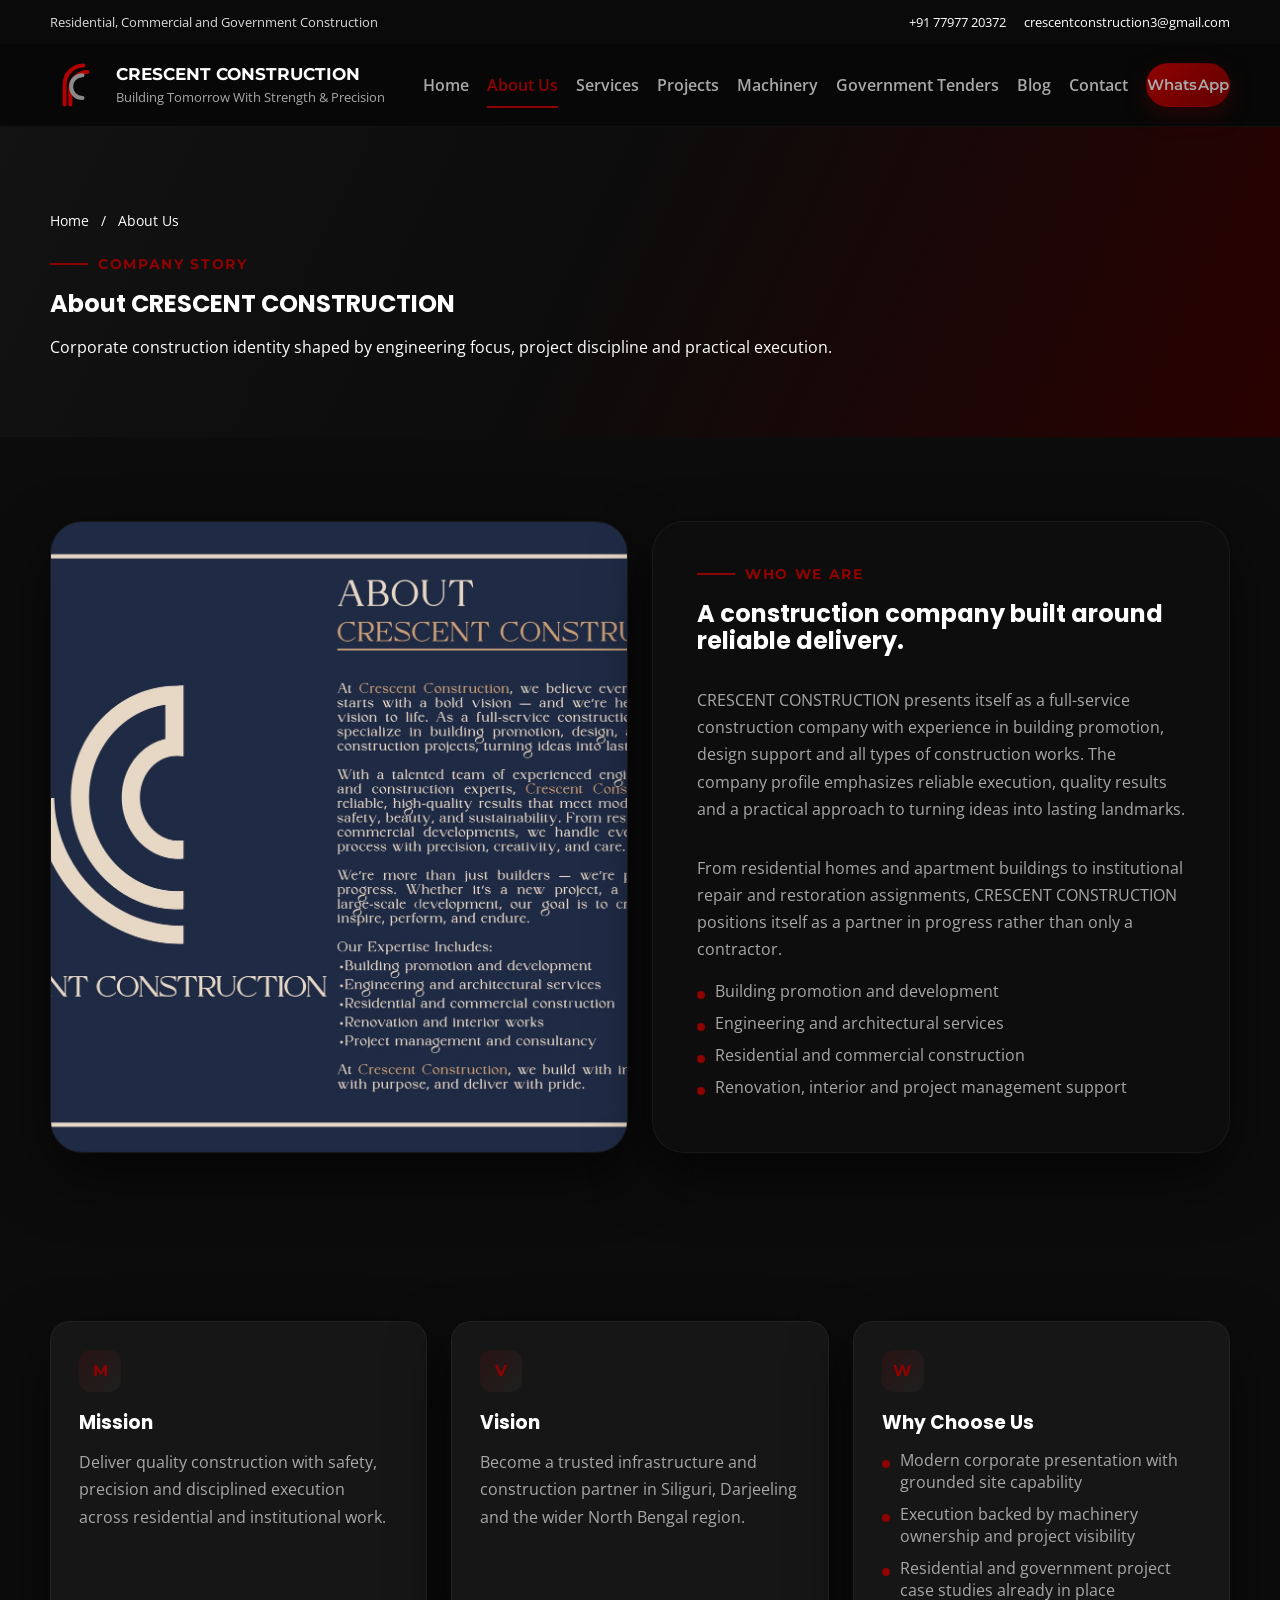
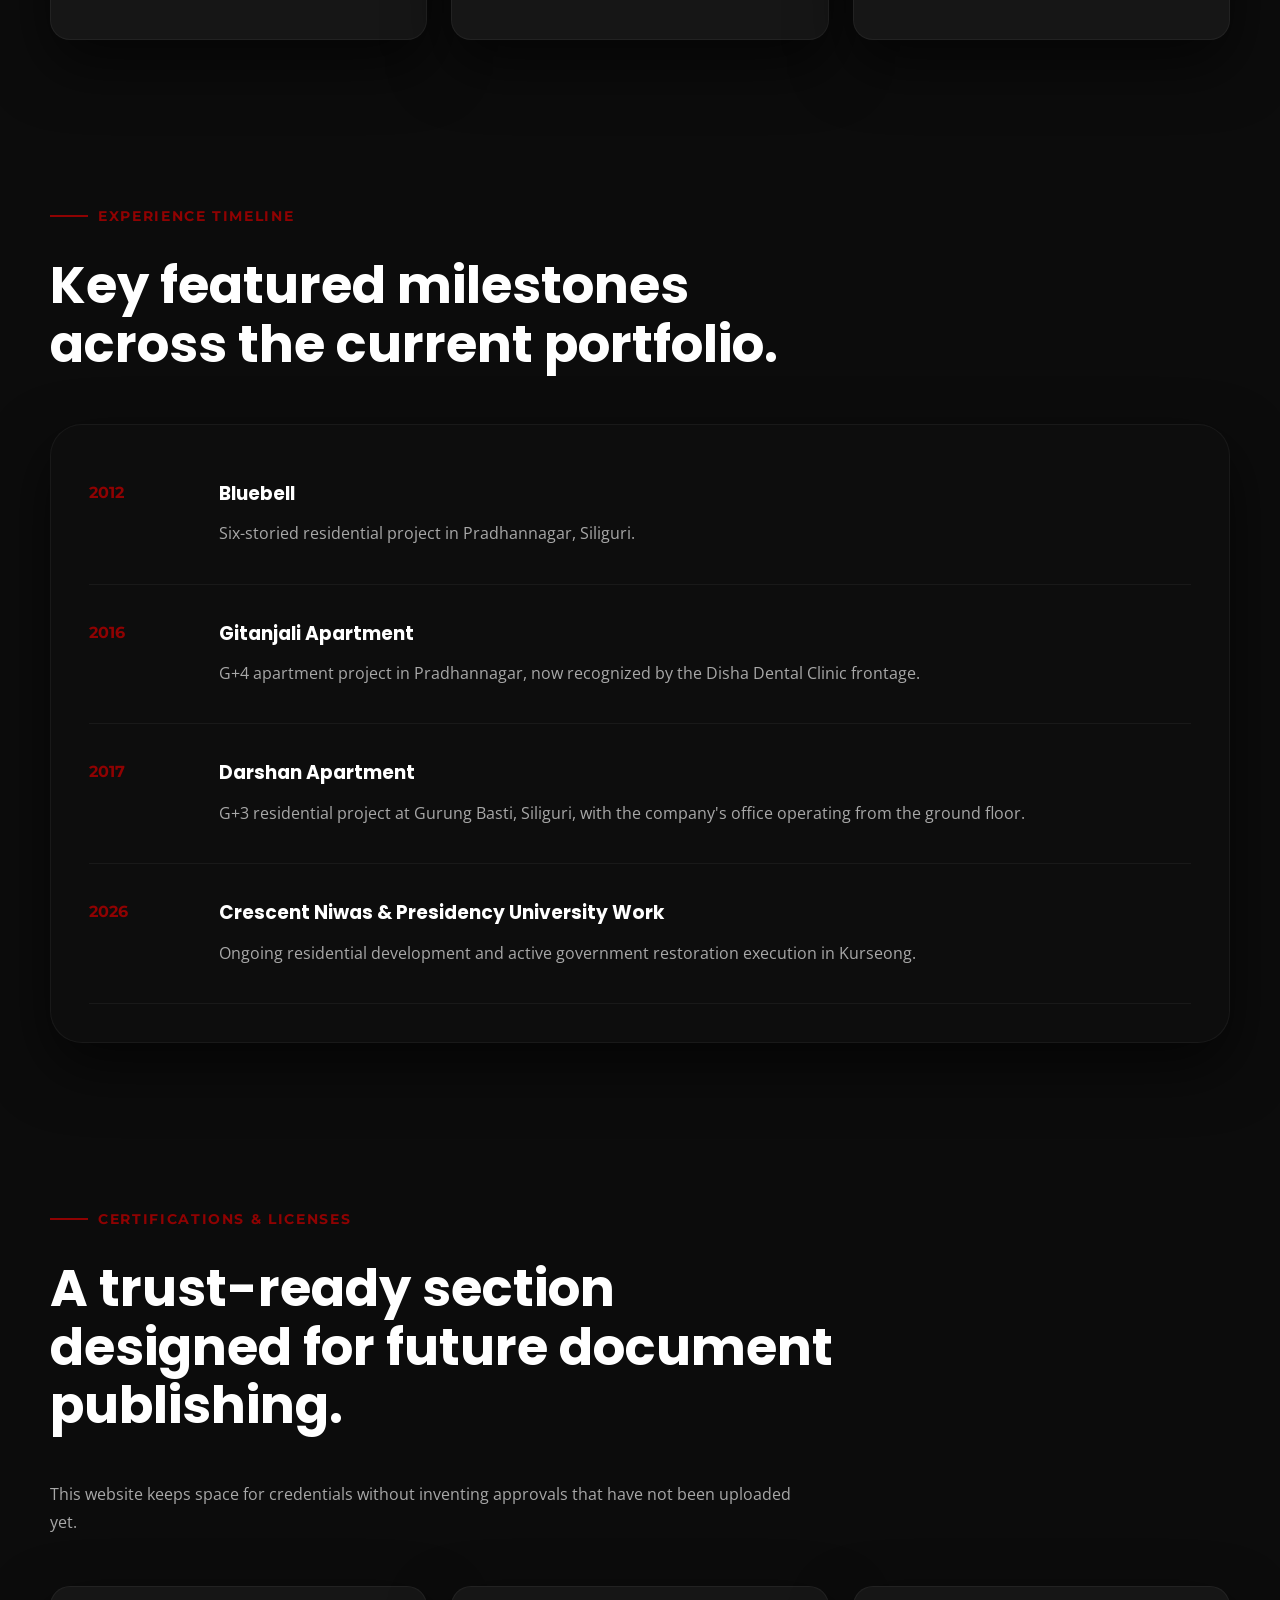
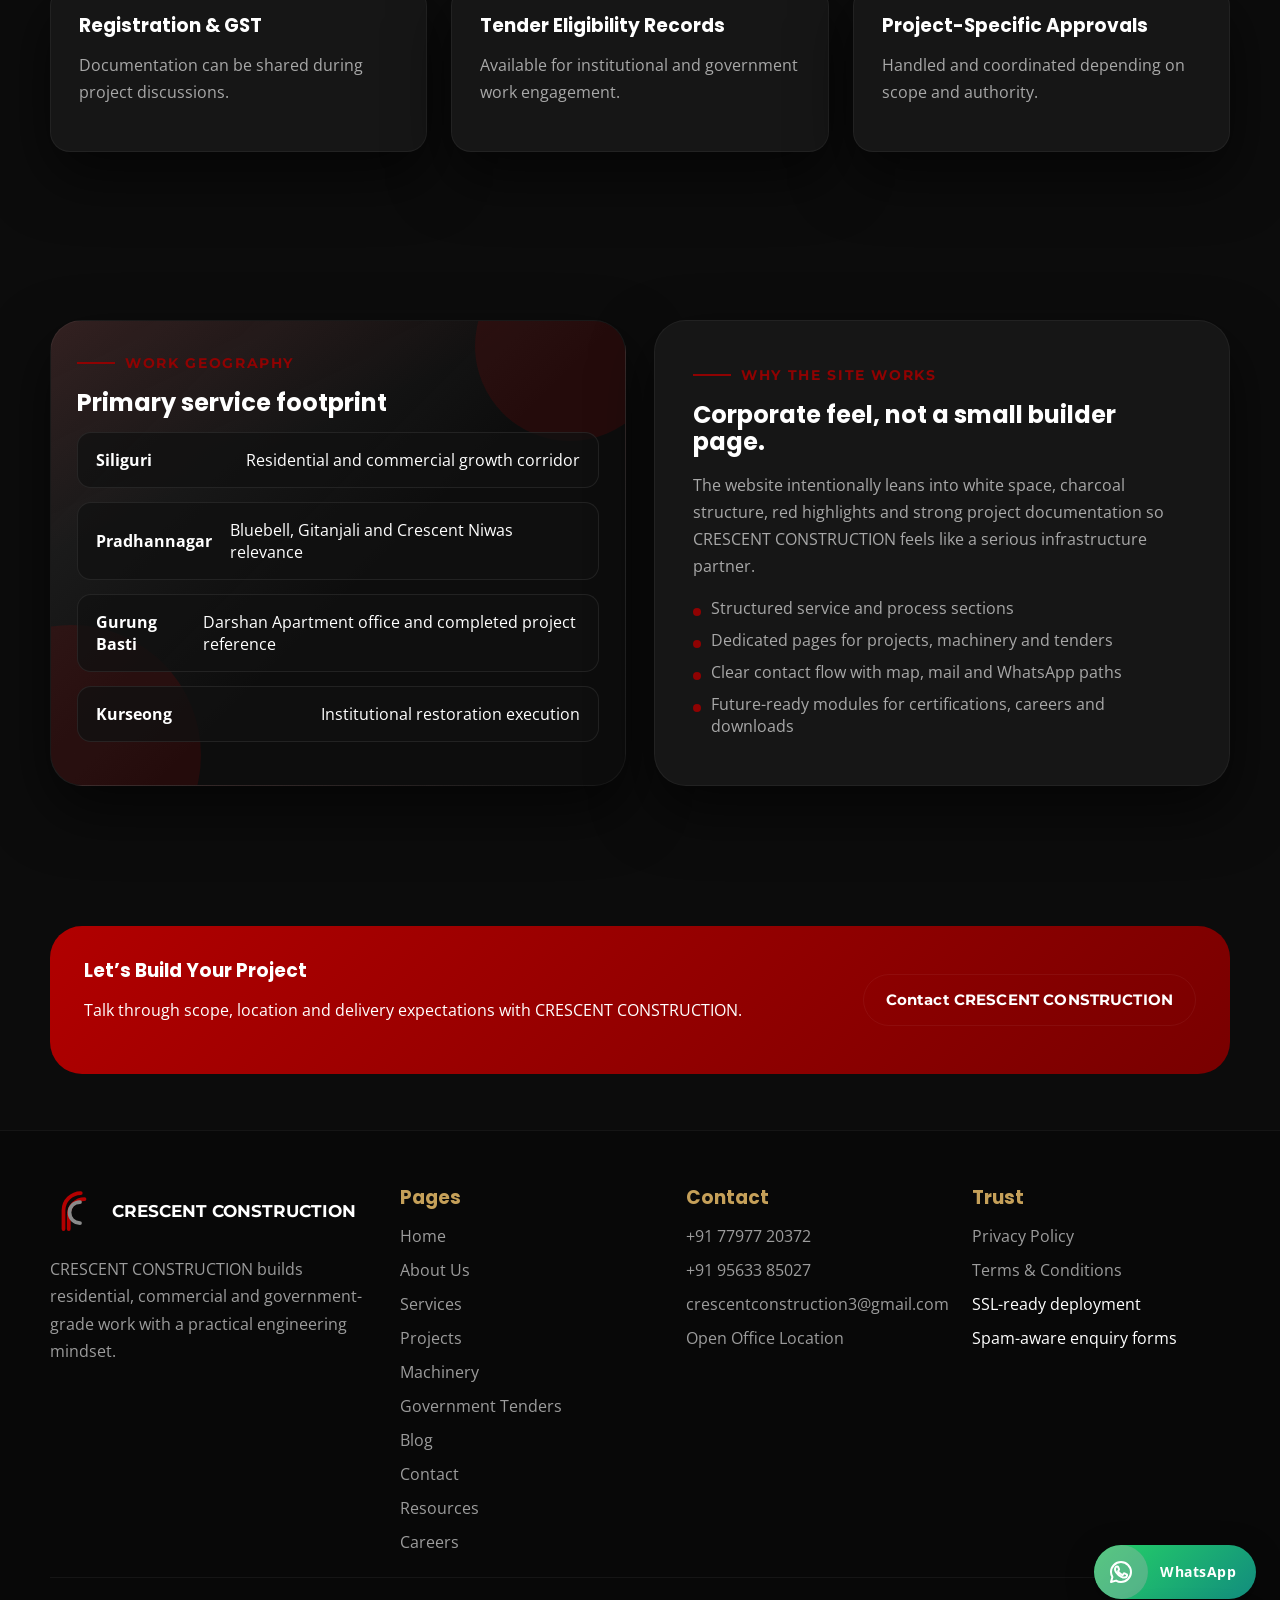
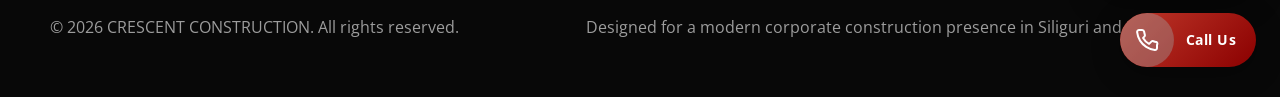
<file: about.html>
<!DOCTYPE html>
<html lang="en">
<head>
  <meta charset="UTF-8">
  <meta name="viewport" content="width=device-width, initial-scale=1.0">
  <title>About Us | CRESCENT CONSTRUCTION</title>
  <meta name="description" content="Learn about CRESCENT CONSTRUCTION, its mission, vision, service area and corporate construction approach in Siliguri and North Bengal.">
  <link rel="icon" type="image/svg+xml" href="assets/images/branding/favicon.svg">
  <link rel="stylesheet" href="assets/css/styles.css">
  <script>document.documentElement.dataset.theme=localStorage.getItem("kuber-theme")||"dark";</script>
  <script defer src="assets/js/site-data.js"></script>
  <script defer src="assets/js/main.js"></script>
</head>
<body data-page="about">
  <div id="site-header"></div>

  <main>
    <section class="page-hero" style="--hero-image:url('/assets/images/brochure/company-about.jpg')">
      <div class="container">
        <div class="breadcrumb"><a href="index.html">Home</a><span>/</span><span>About Us</span></div>
        <span class="eyebrow">Company Story</span>
        <h1>About CRESCENT CONSTRUCTION</h1>
        <p>Corporate construction identity shaped by engineering focus, project discipline and practical execution.</p>
      </div>
    </section>

    <section class="section">
      <div class="container grid-2">
        <div class="spotlight-media reveal">
          <img src="assets/images/brochure/company-about.jpg" alt="CRESCENT CONSTRUCTION brochure about page">
        </div>
        <div class="spotlight-body reveal">
          <span class="eyebrow">Who We Are</span>
          <h2>A construction company built around reliable delivery.</h2>
          <p>
            CRESCENT CONSTRUCTION presents itself as a full-service construction company with experience in
            building promotion, design support and all types of construction works. The company profile emphasizes
            reliable execution, quality results and a practical approach to turning ideas into lasting landmarks.
          </p>
          <p>
            From residential homes and apartment buildings to institutional repair and restoration assignments,
            CRESCENT CONSTRUCTION positions itself as a partner in progress rather than only a contractor.
          </p>
          <ul class="detail-list">
            <li>Building promotion and development</li>
            <li>Engineering and architectural services</li>
            <li>Residential and commercial construction</li>
            <li>Renovation, interior and project management support</li>
          </ul>
        </div>
      </div>
    </section>

    <section class="section">
      <div class="container grid-3">
        <article class="card info-card reveal">
          <div class="card-kicker">M</div>
          <h3>Mission</h3>
          <p>Deliver quality construction with safety, precision and disciplined execution across residential and institutional work.</p>
        </article>
        <article class="card info-card reveal">
          <div class="card-kicker">V</div>
          <h3>Vision</h3>
          <p>Become a trusted infrastructure and construction partner in Siliguri, Darjeeling and the wider North Bengal region.</p>
        </article>
        <article class="card info-card reveal">
          <div class="card-kicker">W</div>
          <h3>Why Choose Us</h3>
          <ul class="feature-list">
            <li>Modern corporate presentation with grounded site capability</li>
            <li>Execution backed by machinery ownership and project visibility</li>
            <li>Residential and government project case studies already in place</li>
          </ul>
        </article>
      </div>
    </section>

    <section class="section">
      <div class="container">
        <div class="section-head reveal">
          <span class="eyebrow">Experience Timeline</span>
          <h2>Key featured milestones across the current portfolio.</h2>
        </div>
        <div class="timeline-card reveal">
          <div class="timeline">
            <div class="timeline-item">
              <strong>2012</strong>
              <div>
                <h3>Bluebell</h3>
                <p>Six-storied residential project in Pradhannagar, Siliguri.</p>
              </div>
            </div>
            <div class="timeline-item">
              <strong>2016</strong>
              <div>
                <h3>Gitanjali Apartment</h3>
                <p>G+4 apartment project in Pradhannagar, now recognized by the Disha Dental Clinic frontage.</p>
              </div>
            </div>
            <div class="timeline-item">
              <strong>2017</strong>
              <div>
                <h3>Darshan Apartment</h3>
                <p>G+3 residential project at Gurung Basti, Siliguri, with the company's office operating from the ground floor.</p>
              </div>
            </div>
            <div class="timeline-item">
              <strong>2026</strong>
              <div>
                <h3>Crescent Niwas & Presidency University Work</h3>
                <p>Ongoing residential development and active government restoration execution in Kurseong.</p>
              </div>
            </div>
          </div>
        </div>
      </div>
    </section>

    <section class="section">
      <div class="container">
        <div class="section-head reveal">
          <span class="eyebrow">Certifications & Licenses</span>
          <h2>A trust-ready section designed for future document publishing.</h2>
          <p>This website keeps space for credentials without inventing approvals that have not been uploaded yet.</p>
        </div>
        <div class="feature-cards" data-render="certifications"></div>
      </div>
    </section>

    <section class="section">
      <div class="container service-area-grid">
        <div class="service-map reveal">
          <span class="eyebrow">Work Geography</span>
          <h2>Primary service footprint</h2>
          <div class="city-points">
            <div class="city-point"><strong>Siliguri</strong><span>Residential and commercial growth corridor</span></div>
            <div class="city-point"><strong>Pradhannagar</strong><span>Bluebell, Gitanjali and Crescent Niwas relevance</span></div>
            <div class="city-point"><strong>Gurung Basti</strong><span>Darshan Apartment office and completed project reference</span></div>
            <div class="city-point"><strong>Kurseong</strong><span>Institutional restoration execution</span></div>
          </div>
        </div>
        <div class="government-panel reveal">
          <span class="eyebrow">Why The Site Works</span>
          <h2>Corporate feel, not a small builder page.</h2>
          <p>
            The website intentionally leans into white space, charcoal structure, red highlights and strong project
            documentation so CRESCENT CONSTRUCTION feels like a serious infrastructure partner.
          </p>
          <ul class="detail-list">
            <li>Structured service and process sections</li>
            <li>Dedicated pages for projects, machinery and tenders</li>
            <li>Clear contact flow with map, mail and WhatsApp paths</li>
            <li>Future-ready modules for certifications, careers and downloads</li>
          </ul>
        </div>
      </div>
    </section>

    <section class="section-tight">
      <div class="container">
        <div class="cta-band reveal">
          <div>
            <h3>Let’s Build Your Project</h3>
            <p>Talk through scope, location and delivery expectations with CRESCENT CONSTRUCTION.</p>
          </div>
          <a class="btn-secondary" href="contact.html">Contact CRESCENT CONSTRUCTION</a>
        </div>
      </div>
    </section>
  </main>

  <footer id="site-footer"></footer>
</body>
</html>
</file>
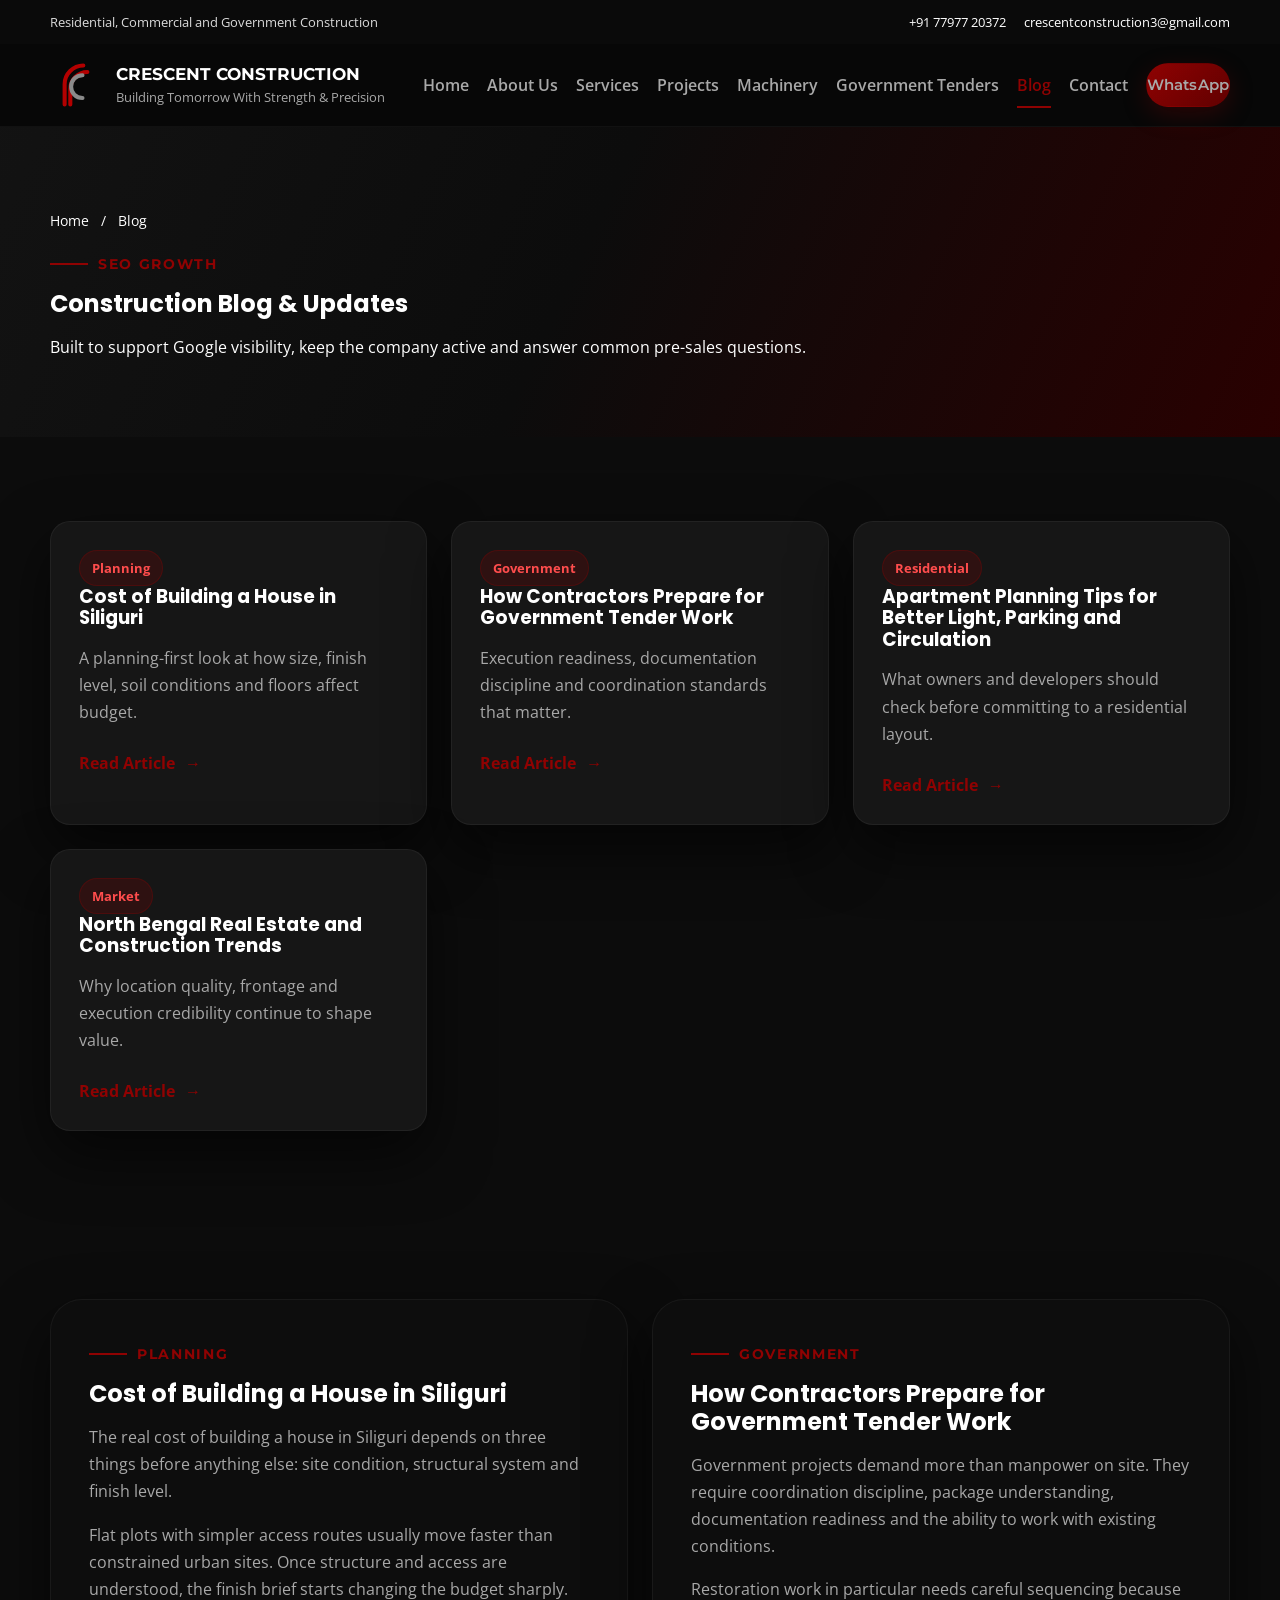
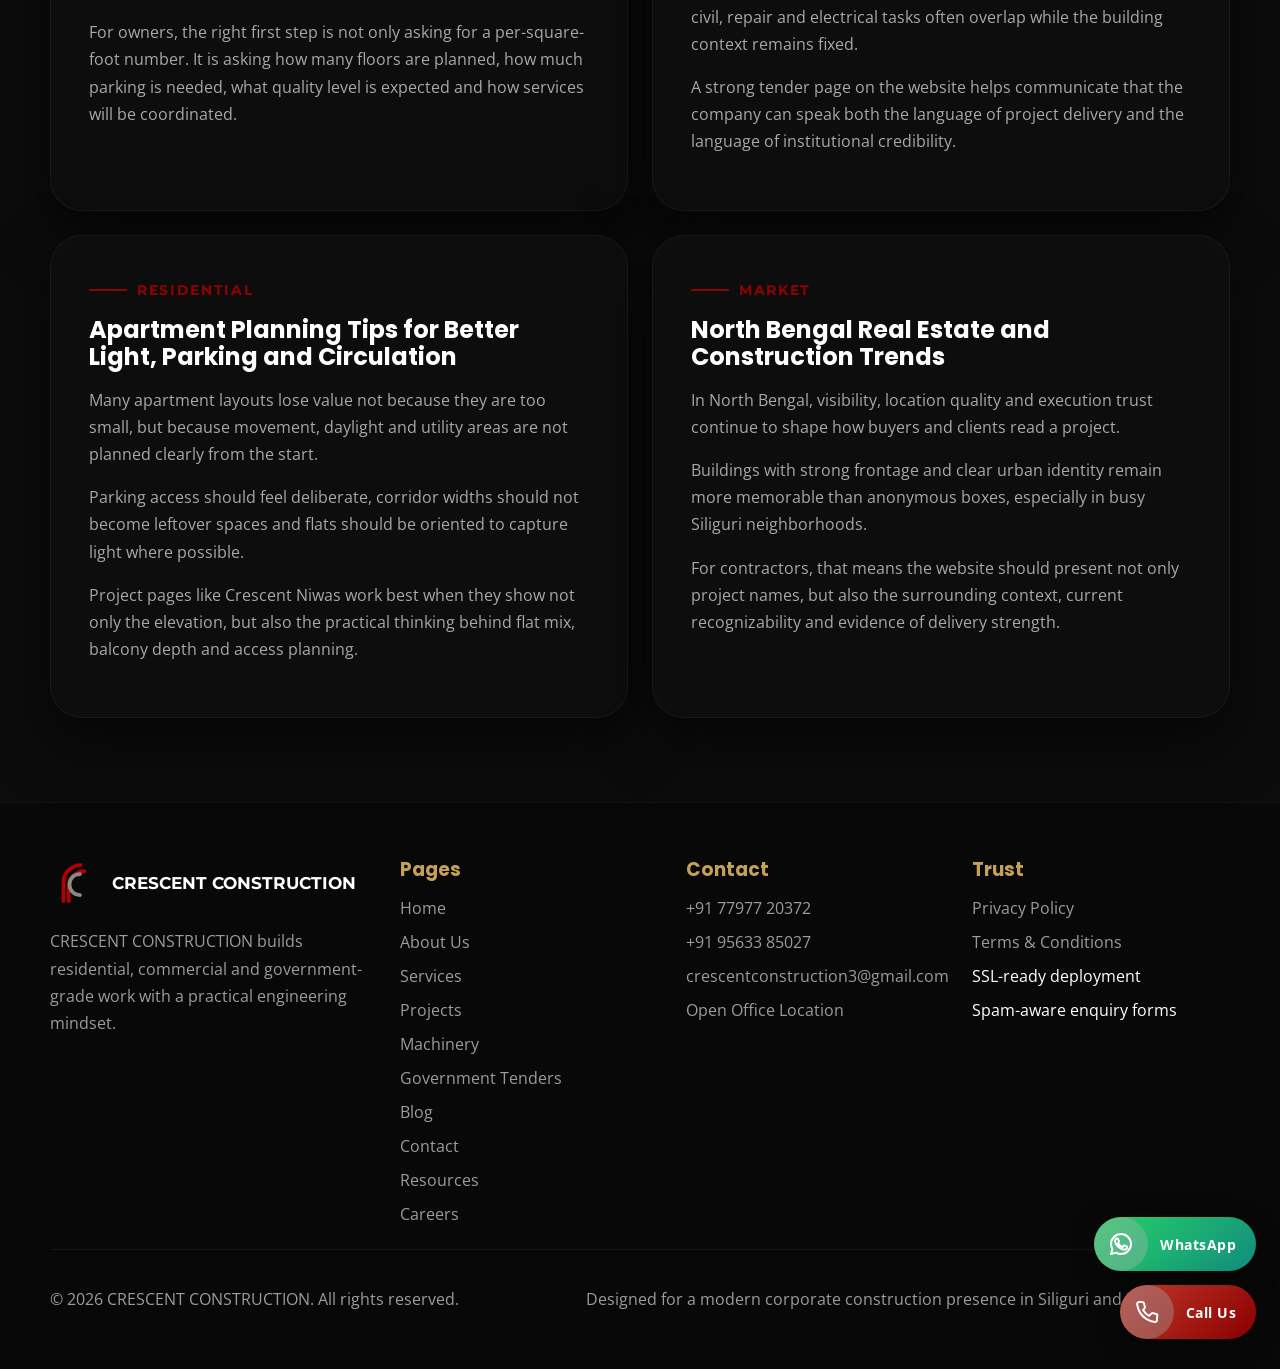
<file: blog.html>
<!DOCTYPE html>
<html lang="en">
<head>
  <meta charset="UTF-8">
  <meta name="viewport" content="width=device-width, initial-scale=1.0">
  <title>Blog | CRESCENT CONSTRUCTION</title>
  <meta name="description" content="Construction insights, planning articles, government tender updates and North Bengal real estate observations from CRESCENT CONSTRUCTION.">
  <link rel="icon" type="image/svg+xml" href="assets/images/branding/favicon.svg">
  <link rel="stylesheet" href="assets/css/styles.css">
  <script>document.documentElement.dataset.theme=localStorage.getItem("kuber-theme")||"dark";</script>
  <script defer src="assets/js/site-data.js"></script>
  <script defer src="assets/js/main.js"></script>
</head>
<body data-page="blog">
  <div id="site-header"></div>
  <main>
    <section class="page-hero" style="--hero-image:url('/assets/images/projects/kuber/kuber-render-1.jpg')">
      <div class="container">
        <div class="breadcrumb"><a href="index.html">Home</a><span>/</span><span>Blog</span></div>
        <span class="eyebrow">SEO Growth</span>
        <h1>Construction Blog & Updates</h1>
        <p>Built to support Google visibility, keep the company active and answer common pre-sales questions.</p>
      </div>
    </section>

    <section class="section">
      <div class="container">
        <div class="blog-grid" data-render="blogs"></div>
      </div>
    </section>

    <section class="section">
      <div class="container">
        <div class="grid-2">
          <article id="house-cost-siliguri" class="policy-card reveal">
            <span class="eyebrow">Planning</span>
            <h2>Cost of Building a House in Siliguri</h2>
            <p>The real cost of building a house in Siliguri depends on three things before anything else: site condition, structural system and finish level.</p>
            <p>Flat plots with simpler access routes usually move faster than constrained urban sites. Once structure and access are understood, the finish brief starts changing the budget sharply.</p>
            <p>For owners, the right first step is not only asking for a per-square-foot number. It is asking how many floors are planned, how much parking is needed, what quality level is expected and how services will be coordinated.</p>
          </article>
          <article id="govt-tender-readiness" class="policy-card reveal">
            <span class="eyebrow">Government</span>
            <h2>How Contractors Prepare for Government Tender Work</h2>
            <p>Government projects demand more than manpower on site. They require coordination discipline, package understanding, documentation readiness and the ability to work with existing conditions.</p>
            <p>Restoration work in particular needs careful sequencing because civil, repair and electrical tasks often overlap while the building context remains fixed.</p>
            <p>A strong tender page on the website helps communicate that the company can speak both the language of project delivery and the language of institutional credibility.</p>
          </article>
          <article id="apartment-planning-tips" class="policy-card reveal">
            <span class="eyebrow">Residential</span>
            <h2>Apartment Planning Tips for Better Light, Parking and Circulation</h2>
            <p>Many apartment layouts lose value not because they are too small, but because movement, daylight and utility areas are not planned clearly from the start.</p>
            <p>Parking access should feel deliberate, corridor widths should not become leftover spaces and flats should be oriented to capture light where possible.</p>
            <p>Project pages like Crescent Niwas work best when they show not only the elevation, but also the practical thinking behind flat mix, balcony depth and access planning.</p>
          </article>
          <article id="north-bengal-real-estate" class="policy-card reveal">
            <span class="eyebrow">Market</span>
            <h2>North Bengal Real Estate and Construction Trends</h2>
            <p>In North Bengal, visibility, location quality and execution trust continue to shape how buyers and clients read a project.</p>
            <p>Buildings with strong frontage and clear urban identity remain more memorable than anonymous boxes, especially in busy Siliguri neighborhoods.</p>
            <p>For contractors, that means the website should present not only project names, but also the surrounding context, current recognizability and evidence of delivery strength.</p>
          </article>
        </div>
      </div>
    </section>
  </main>
  <footer id="site-footer"></footer>
</body>
</html>
</file>
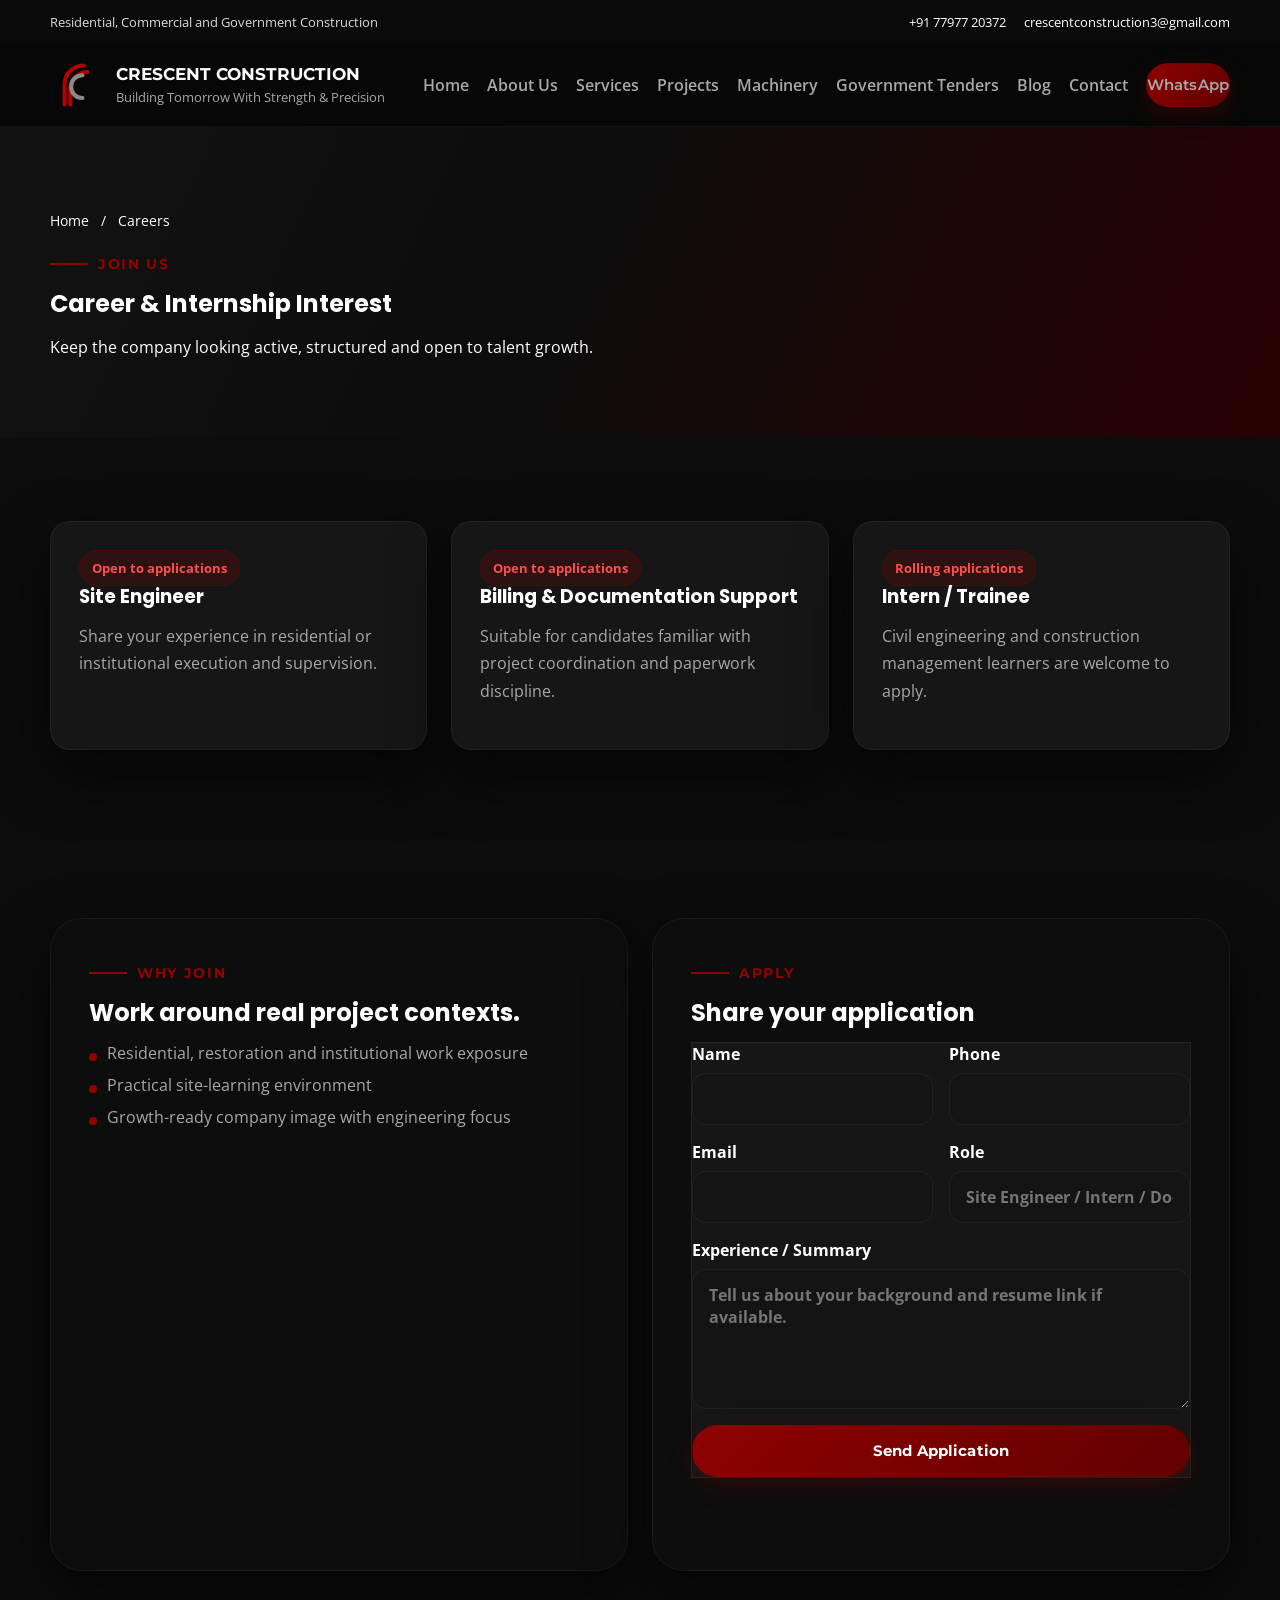
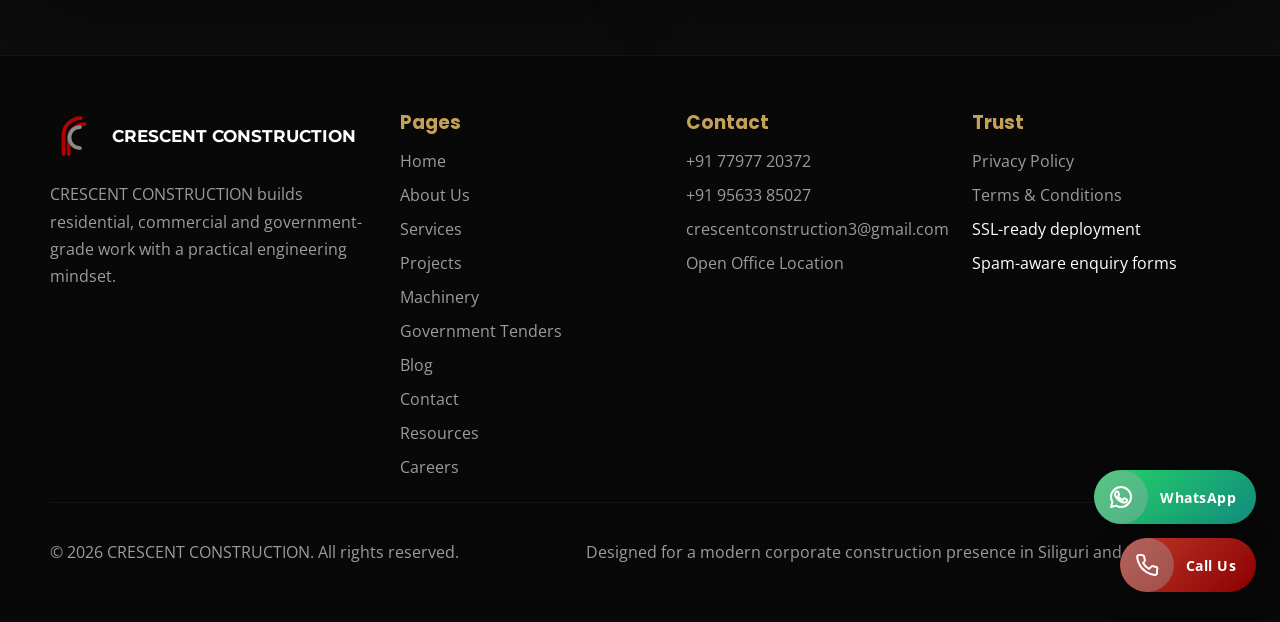
<file: careers.html>
<!DOCTYPE html>
<html lang="en">
<head>
  <meta charset="UTF-8">
  <meta name="viewport" content="width=device-width, initial-scale=1.0">
  <title>Careers | CRESCENT CONSTRUCTION</title>
  <meta name="description" content="Join CRESCENT CONSTRUCTION. Explore open roles, trainee opportunities and submit your application for construction-related positions.">
  <link rel="icon" type="image/svg+xml" href="assets/images/branding/favicon.svg">
  <link rel="stylesheet" href="assets/css/styles.css">
  <script>document.documentElement.dataset.theme=localStorage.getItem("kuber-theme")||"dark";</script>
  <script defer src="assets/js/site-data.js"></script>
  <script defer src="assets/js/main.js"></script>
</head>
<body data-page="careers">
  <div id="site-header"></div>
  <main>
    <section class="page-hero" style="--hero-image:url('/assets/images/projects/government/presidency-2.jpeg')">
      <div class="container">
        <div class="breadcrumb"><a href="index.html">Home</a><span>/</span><span>Careers</span></div>
        <span class="eyebrow">Join Us</span>
        <h1>Career & Internship Interest</h1>
        <p>Keep the company looking active, structured and open to talent growth.</p>
      </div>
    </section>

    <section class="section">
      <div class="container">
        <div class="role-grid" data-render="roles"></div>
      </div>
    </section>

    <section class="section">
      <div class="container grid-2">
        <div class="policy-card reveal">
          <span class="eyebrow">Why Join</span>
          <h2>Work around real project contexts.</h2>
          <ul class="detail-list">
            <li>Residential, restoration and institutional work exposure</li>
            <li>Practical site-learning environment</li>
            <li>Growth-ready company image with engineering focus</li>
          </ul>
        </div>
        <div class="form-card reveal">
          <span class="eyebrow">Apply</span>
          <h2>Share your application</h2>
          <form class="form-grid" data-mail-form="careers">
            <input type="text" name="company_name" tabindex="-1" autocomplete="off" class="hidden">
            <div class="form-row-2">
              <label>Name
                <input type="text" name="name" data-label="Name" required>
              </label>
              <label>Phone
                <input type="tel" name="phone" data-label="Phone">
              </label>
            </div>
            <div class="form-row-2">
              <label>Email
                <input type="email" name="email" data-label="Email">
              </label>
              <label>Role
                <input type="text" name="role" data-label="Role applied for" placeholder="Site Engineer / Intern / Documentation">
              </label>
            </div>
            <label>Experience / Summary
              <textarea name="message" data-label="Experience / Summary" placeholder="Tell us about your background and resume link if available."></textarea>
            </label>
            <button class="btn" type="submit">Send Application</button>
          </form>
          <p class="form-response"></p>
        </div>
      </div>
    </section>
  </main>
  <footer id="site-footer"></footer>
</body>
</html>
</file>
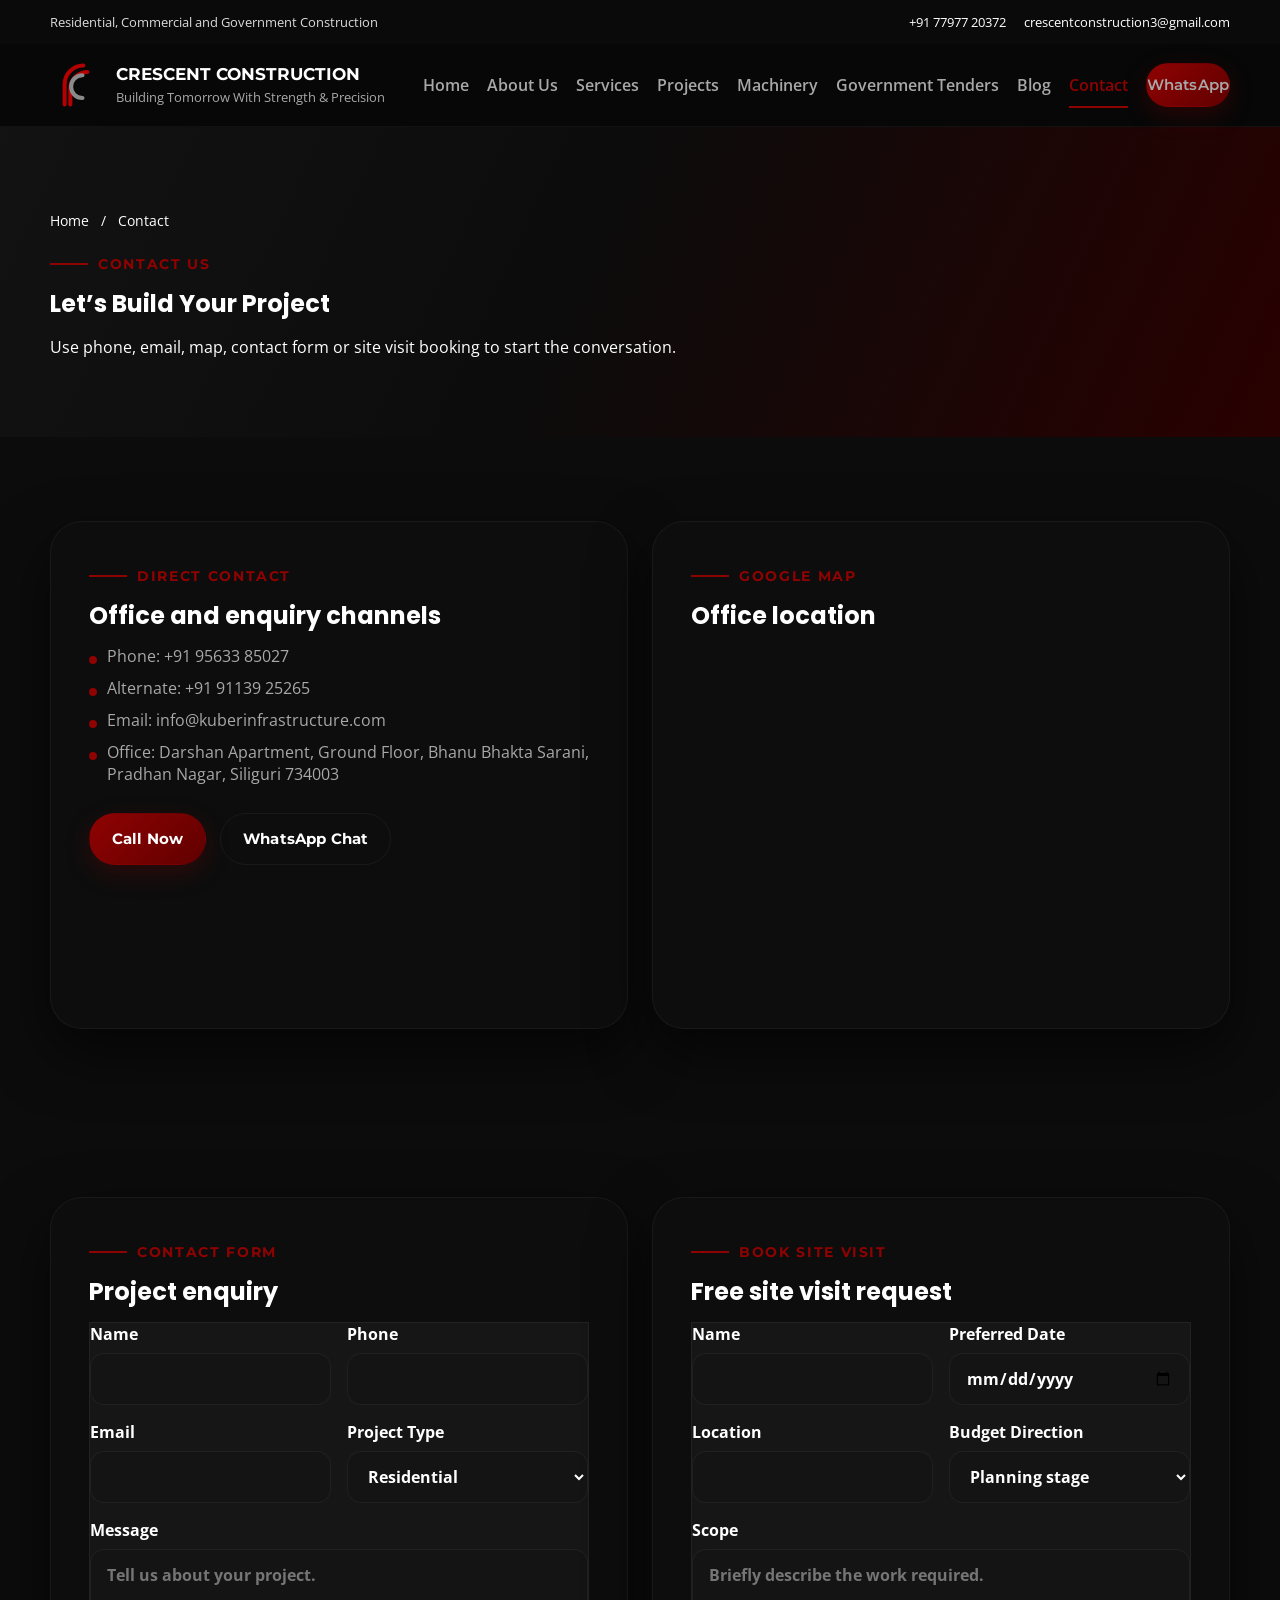
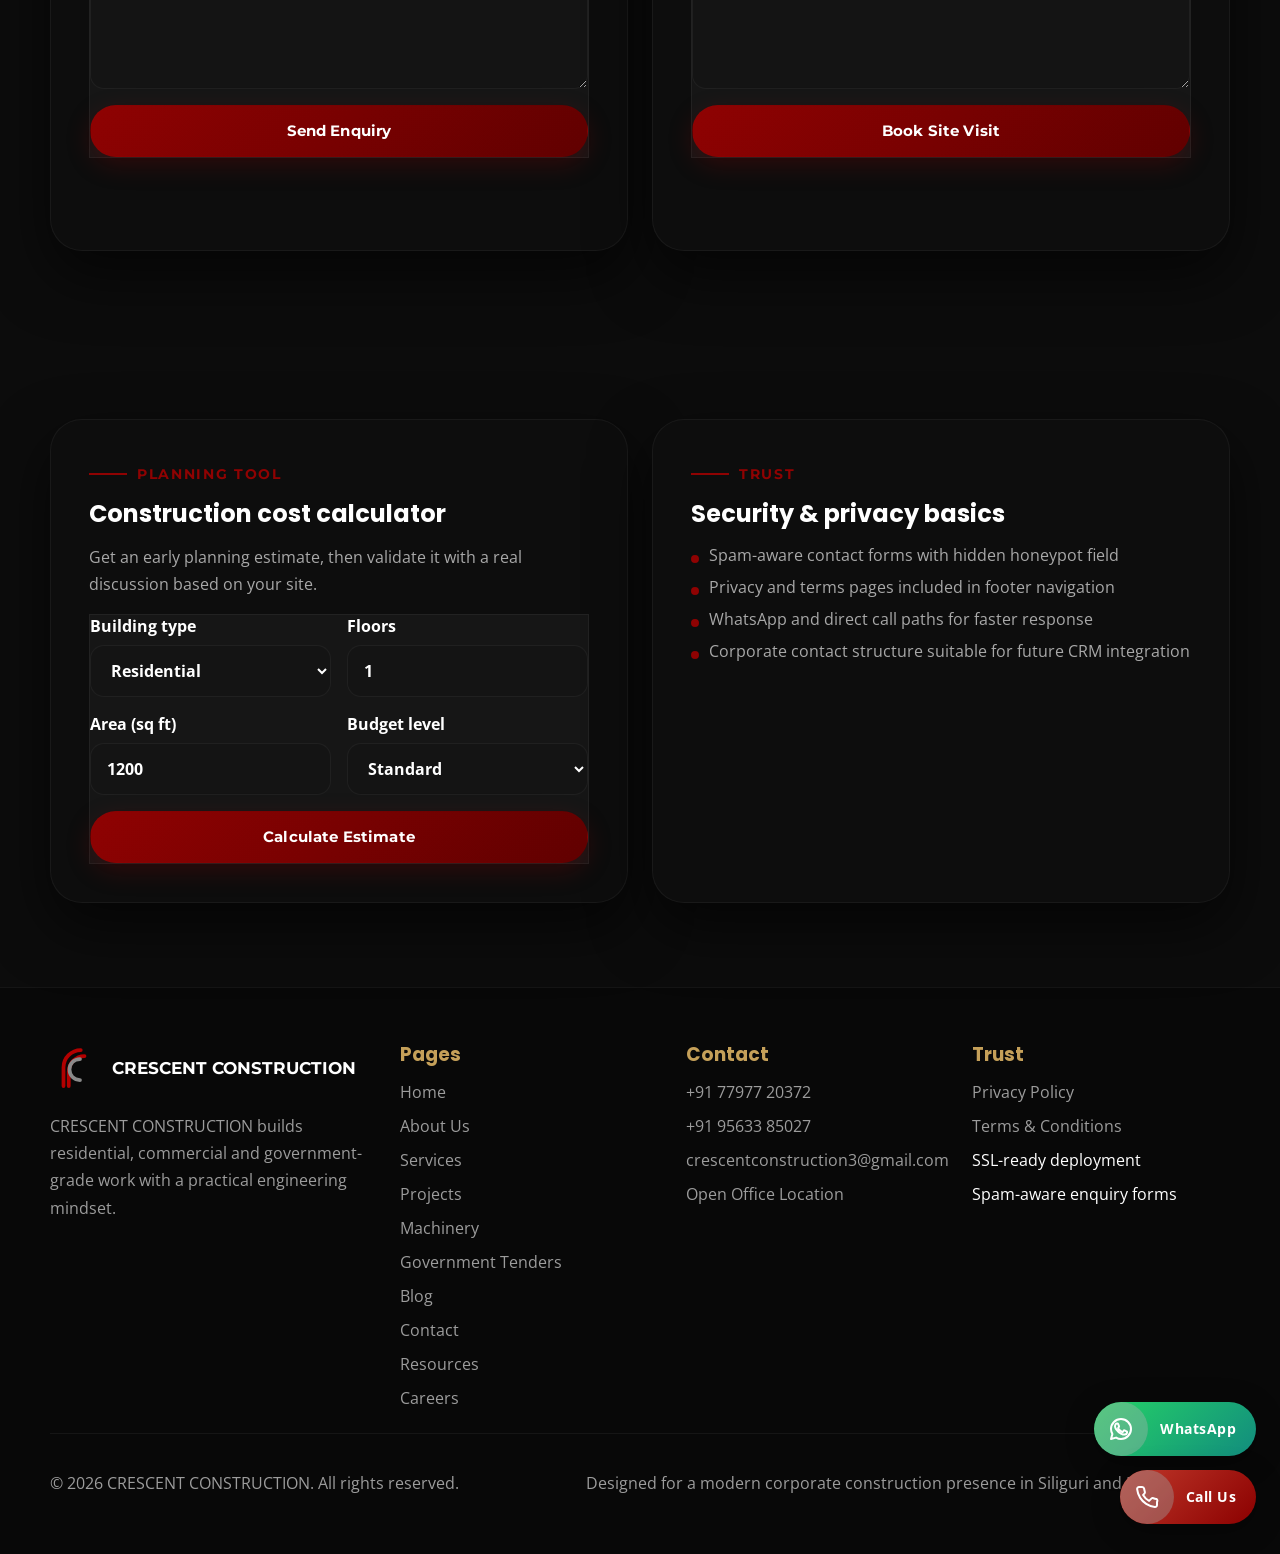
<file: contact.html>
<!DOCTYPE html>
<html lang="en">
<head>
  <meta charset="UTF-8">
  <meta name="viewport" content="width=device-width, initial-scale=1.0">
  <title>Contact | CRESCENT CONSTRUCTION</title>
  <meta name="description" content="Contact CRESCENT CONSTRUCTION in Siliguri by phone, email, map location, contact form or site visit request.">
  <link rel="icon" type="image/svg+xml" href="assets/images/branding/favicon.svg">
  <link rel="stylesheet" href="assets/css/styles.css">
  <script>document.documentElement.dataset.theme=localStorage.getItem("kuber-theme")||"dark";</script>
  <script defer src="assets/js/site-data.js"></script>
  <script defer src="assets/js/main.js"></script>
</head>
<body data-page="contact">
  <div id="site-header"></div>
  <main>
    <section class="page-hero" style="--hero-image:url('/assets/images/projects/darshan/darshan-1.jpeg')">
      <div class="container">
        <div class="breadcrumb"><a href="index.html">Home</a><span>/</span><span>Contact</span></div>
        <span class="eyebrow">Contact Us</span>
        <h1>Let’s Build Your Project</h1>
        <p>Use phone, email, map, contact form or site visit booking to start the conversation.</p>
      </div>
    </section>

    <section class="section">
      <div class="container contact-grid">
        <div class="contact-card reveal">
          <span class="eyebrow">Direct Contact</span>
          <h2>Office and enquiry channels</h2>
          <ul class="detail-list">
            <li>Phone: +91 95633 85027</li>
            <li>Alternate: +91 91139 25265</li>
            <li>Email: info@kuberinfrastructure.com</li>
            <li>Office: Darshan Apartment, Ground Floor, Bhanu Bhakta Sarani, Pradhan Nagar, Siliguri 734003</li>
          </ul>
          <div class="hero-actions">
            <a class="btn" href="tel:+919563385027">Call Now</a>
            <a class="btn-secondary" href="https://wa.me/919563385027?text=Hello%20Kuber%20Construction%2C%20I%20would%20like%20to%20discuss%20a%20construction%20project." target="_blank" rel="noreferrer">WhatsApp Chat</a>
          </div>
        </div>
        <div class="map-card reveal">
          <span class="eyebrow">Google Map</span>
          <h2>Office location</h2>
          <iframe title="CRESCENT CONSTRUCTION office map" src="https://www.google.com/maps?q=Darshan+Apartment+Ground+Floor+Bhanu+Bhakta+Sarani+Pradhan+Nagar+Siliguri+734003&output=embed" height="340"></iframe>
        </div>
      </div>
    </section>

    <section class="section">
      <div class="container forms-grid">
        <div class="form-card reveal">
          <span class="eyebrow">Contact Form</span>
          <h2>Project enquiry</h2>
          <form class="form-grid" data-mail-form="contact">
            <input type="text" name="company_name" tabindex="-1" autocomplete="off" class="hidden">
            <div class="form-row-2">
              <label>Name
                <input type="text" name="name" data-label="Name" required>
              </label>
              <label>Phone
                <input type="tel" name="phone" data-label="Phone" required>
              </label>
            </div>
            <div class="form-row-2">
              <label>Email
                <input type="email" name="email" data-label="Email">
              </label>
              <label>Project Type
                <select name="project_type" data-label="Project Type">
                  <option>Residential</option>
                  <option>Commercial</option>
                  <option>Government</option>
                  <option>Renovation</option>
                </select>
              </label>
            </div>
            <label>Message
              <textarea name="message" data-label="Message" placeholder="Tell us about your project."></textarea>
            </label>
            <button class="btn" type="submit">Send Enquiry</button>
          </form>
          <p class="form-response"></p>
        </div>

        <div class="form-card reveal">
          <span class="eyebrow">Book Site Visit</span>
          <h2>Free site visit request</h2>
          <form class="form-grid" data-mail-form="visit">
            <input type="text" name="company_name" tabindex="-1" autocomplete="off" class="hidden">
            <div class="form-row-2">
              <label>Name
                <input type="text" name="name" data-label="Name" required>
              </label>
              <label>Preferred Date
                <input type="date" name="preferred_date" data-label="Preferred Date">
              </label>
            </div>
            <div class="form-row-2">
              <label>Location
                <input type="text" name="location" data-label="Project Location">
              </label>
              <label>Budget Direction
                <select name="budget" data-label="Budget Direction">
                  <option>Planning stage</option>
                  <option>Standard build</option>
                  <option>Premium build</option>
                </select>
              </label>
            </div>
            <label>Scope
              <textarea name="scope" data-label="Scope" placeholder="Briefly describe the work required."></textarea>
            </label>
            <button class="btn" type="submit">Book Site Visit</button>
          </form>
          <p class="form-response"></p>
        </div>
      </div>
    </section>

    <section class="section">
      <div class="container grid-2">
        <div class="calculator-card reveal">
          <span class="eyebrow">Planning Tool</span>
          <h2>Construction cost calculator</h2>
          <p>Get an early planning estimate, then validate it with a real discussion based on your site.</p>
          <form class="form-grid" data-cost-calculator>
            <div class="form-row-2">
              <label>Building type
                <select name="buildingType">
                  <option value="residential">Residential</option>
                  <option value="commercial">Commercial</option>
                  <option value="government">Government / Institutional</option>
                </select>
              </label>
              <label>Floors
                <input type="number" name="floors" value="1" min="1" max="12">
              </label>
            </div>
            <div class="form-row-2">
              <label>Area (sq ft)
                <input type="number" name="area" value="1200" min="300">
              </label>
              <label>Budget level
                <select name="budget">
                  <option value="economy">Economy</option>
                  <option value="standard" selected>Standard</option>
                  <option value="premium">Premium</option>
                </select>
              </label>
            </div>
            <button class="btn" type="submit">Calculate Estimate</button>
          </form>
          <div class="calculator-result" data-calculator-result hidden></div>
        </div>
        <div class="policy-card reveal">
          <span class="eyebrow">Trust</span>
          <h2>Security & privacy basics</h2>
          <ul class="detail-list">
            <li>Spam-aware contact forms with hidden honeypot field</li>
            <li>Privacy and terms pages included in footer navigation</li>
            <li>WhatsApp and direct call paths for faster response</li>
            <li>Corporate contact structure suitable for future CRM integration</li>
          </ul>
        </div>
      </div>
    </section>
  </main>
  <footer id="site-footer"></footer>
</body>
</html>
</file>
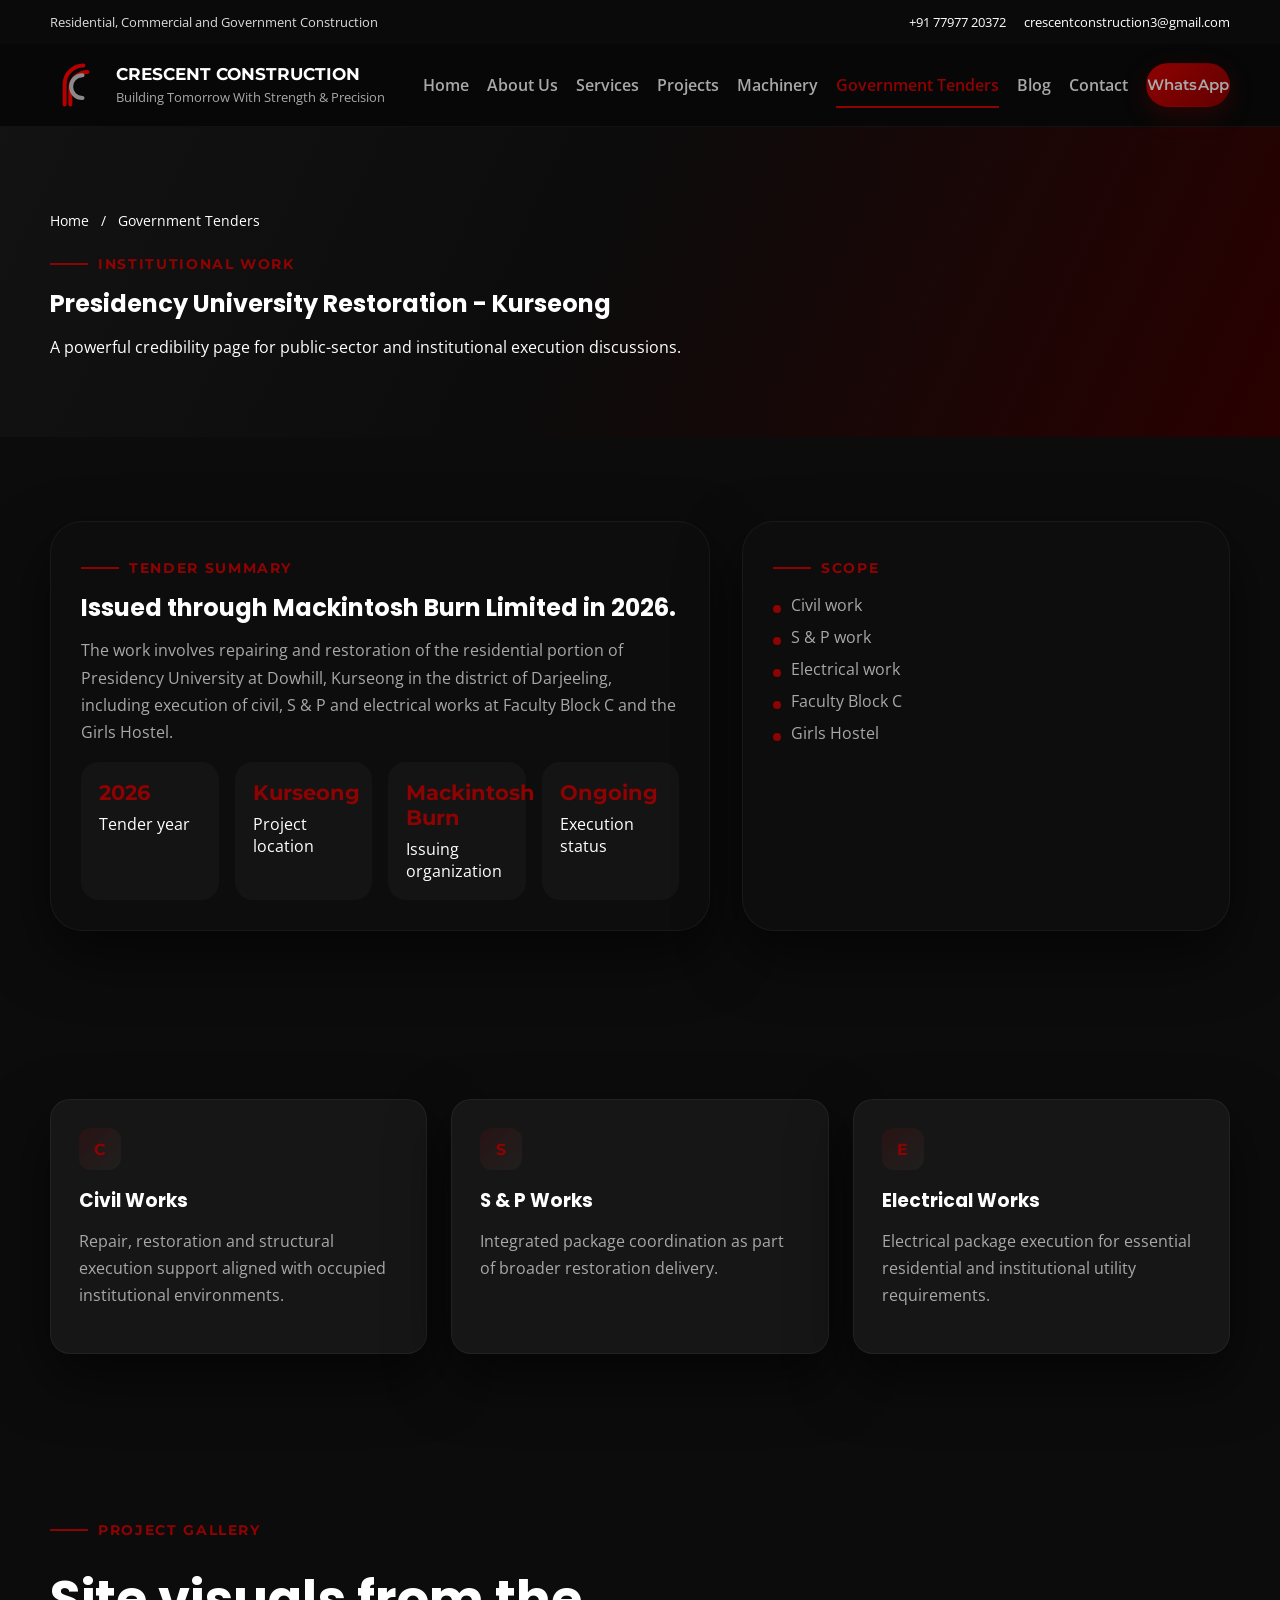
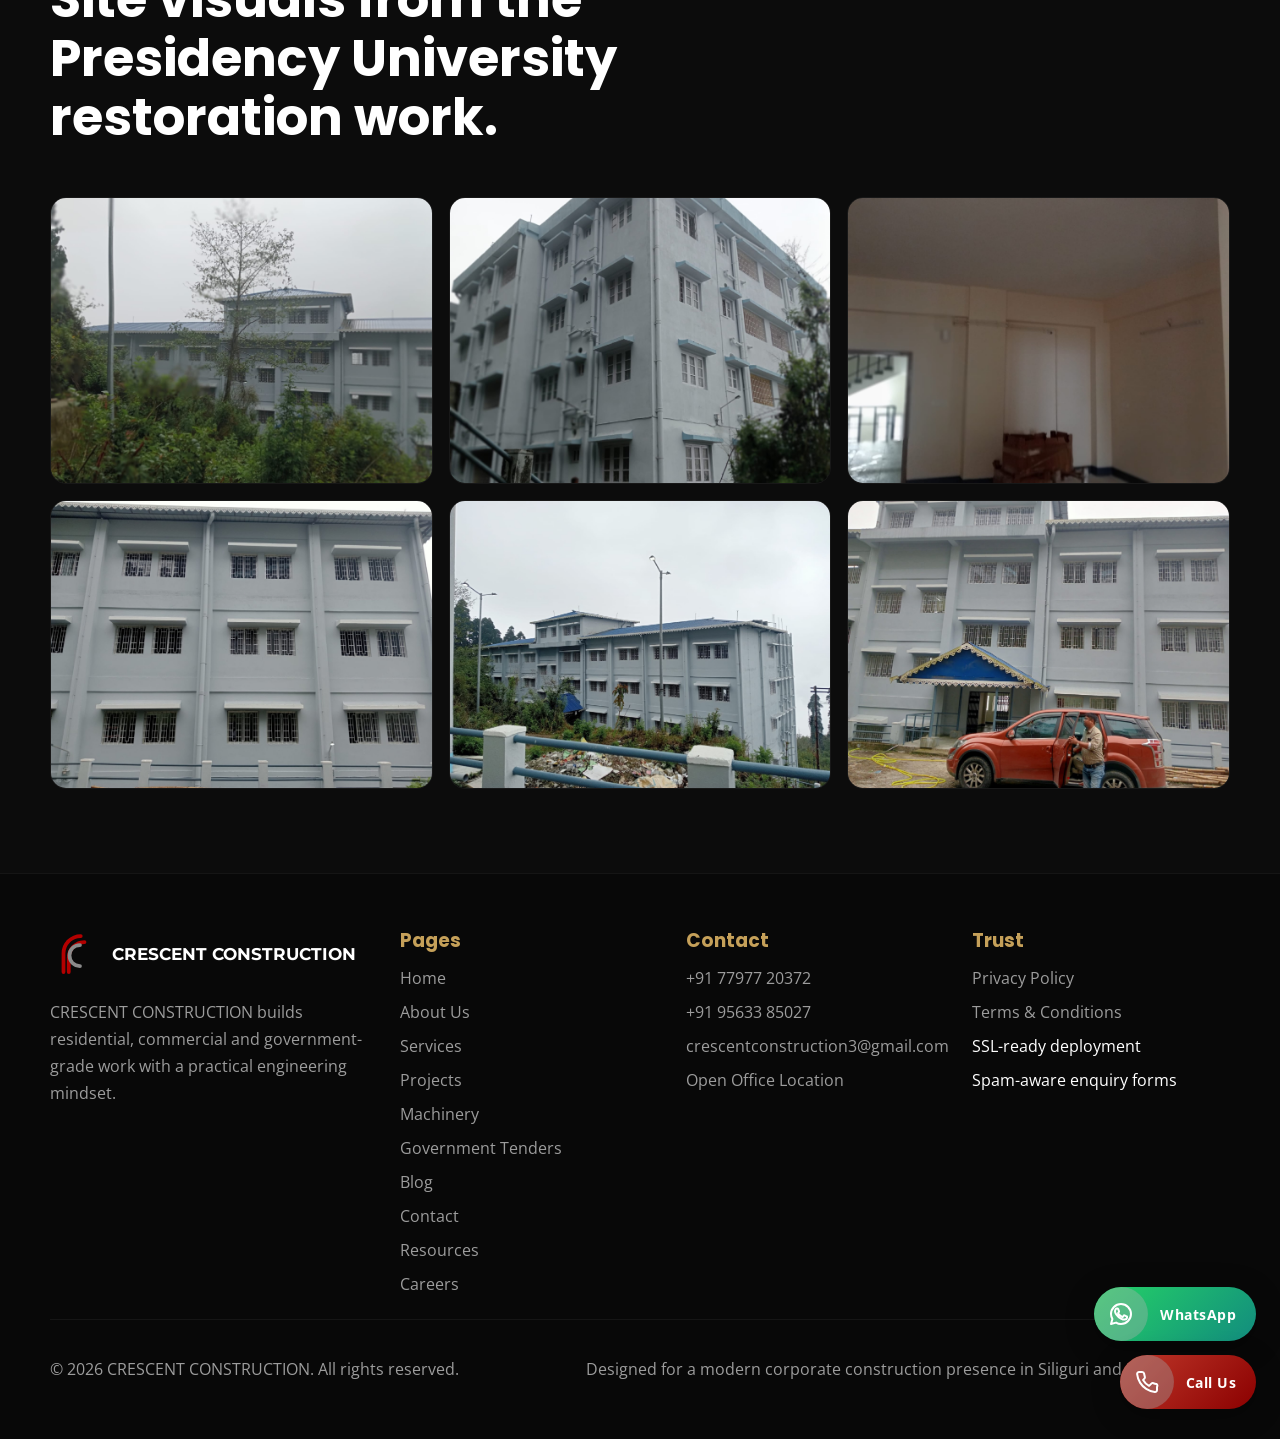
<file: government-tenders.html>
<!DOCTYPE html>
<html lang="en">
<head>
  <meta charset="UTF-8">
  <meta name="viewport" content="width=device-width, initial-scale=1.0">
  <title>Government Tenders | CRESCENT CONSTRUCTION</title>
  <meta name="description" content="Government tender capability of CRESCENT CONSTRUCTION featuring the ongoing Presidency University restoration assignment in Kurseong.">
  <link rel="icon" type="image/svg+xml" href="assets/images/branding/favicon.svg">
  <link rel="stylesheet" href="assets/css/styles.css">
  <script>document.documentElement.dataset.theme=localStorage.getItem("kuber-theme")||"dark";</script>
  <script defer src="assets/js/site-data.js"></script>
  <script defer src="assets/js/main.js"></script>
</head>
<body data-page="tenders">
  <div id="site-header"></div>
  <main>
    <section class="page-hero" style="--hero-image:url('/assets/images/projects/government/presidency-1.jpeg')">
      <div class="container">
        <div class="breadcrumb"><a href="index.html">Home</a><span>/</span><span>Government Tenders</span></div>
        <span class="eyebrow">Institutional Work</span>
        <h1>Presidency University Restoration - Kurseong</h1>
        <p>A powerful credibility page for public-sector and institutional execution discussions.</p>
      </div>
    </section>

    <section class="section">
      <div class="container detail-grid">
        <div class="detail-panel reveal">
          <span class="eyebrow">Tender Summary</span>
          <h2>Issued through Mackintosh Burn Limited in 2026.</h2>
          <p>
            The work involves repairing and restoration of the residential portion of Presidency University at
            Dowhill, Kurseong in the district of Darjeeling, including execution of civil, S &amp; P and electrical works
            at Faculty Block C and the Girls Hostel.
          </p>
          <div class="metric-grid">
            <div class="metric-box"><strong>2026</strong><span>Tender year</span></div>
            <div class="metric-box"><strong>Kurseong</strong><span>Project location</span></div>
            <div class="metric-box"><strong>Mackintosh Burn</strong><span>Issuing organization</span></div>
            <div class="metric-box"><strong>Ongoing</strong><span>Execution status</span></div>
          </div>
        </div>
        <aside class="gallery-panel reveal">
          <span class="eyebrow">Scope</span>
          <ul class="detail-list">
            <li>Civil work</li>
            <li>S &amp; P work</li>
            <li>Electrical work</li>
            <li>Faculty Block C</li>
            <li>Girls Hostel</li>
          </ul>
        </aside>
      </div>
    </section>

    <section class="section">
      <div class="container grid-3">
        <article class="card info-card reveal"><div class="card-kicker">C</div><h3>Civil Works</h3><p>Repair, restoration and structural execution support aligned with occupied institutional environments.</p></article>
        <article class="card info-card reveal"><div class="card-kicker">S</div><h3>S &amp; P Works</h3><p>Integrated package coordination as part of broader restoration delivery.</p></article>
        <article class="card info-card reveal"><div class="card-kicker">E</div><h3>Electrical Works</h3><p>Electrical package execution for essential residential and institutional utility requirements.</p></article>
      </div>
    </section>

    <section class="section">
      <div class="container">
        <div class="section-head reveal">
          <span class="eyebrow">Project Gallery</span>
          <h2>Site visuals from the Presidency University restoration work.</h2>
        </div>
        <div class="gallery-grid">
          <a href="assets/images/projects/government/presidency-1.jpeg" data-lightbox data-caption="Presidency University exterior">
            <img src="assets/images/projects/government/presidency-1.jpeg" alt="Presidency University exterior">
          </a>
          <a href="assets/images/projects/government/presidency-2.jpeg" data-lightbox data-caption="Presidency University building corner">
            <img src="assets/images/projects/government/presidency-2.jpeg" alt="Presidency University building corner">
          </a>
          <a href="assets/images/projects/government/presidency-3.jpeg" data-lightbox data-caption="Presidency University campus perspective">
            <img src="assets/images/projects/government/presidency-3.jpeg" alt="Presidency University campus perspective">
          </a>
          <a href="assets/images/projects/government/presidency-4.jpeg" data-lightbox data-caption="Presidency University side elevation">
            <img src="assets/images/projects/government/presidency-4.jpeg" alt="Presidency University side elevation">
          </a>
          <a href="assets/images/projects/government/presidency-5.jpeg" data-lightbox data-caption="Presidency University facade detail">
            <img src="assets/images/projects/government/presidency-5.jpeg" alt="Presidency University facade detail">
          </a>
          <a href="assets/images/projects/government/presidency-6.jpeg" data-lightbox data-caption="Presidency University approach view">
            <img src="assets/images/projects/government/presidency-6.jpeg" alt="Presidency University approach view">
          </a>
        </div>
      </div>
    </section>
  </main>
  <footer id="site-footer"></footer>
</body>
</html>
</file>
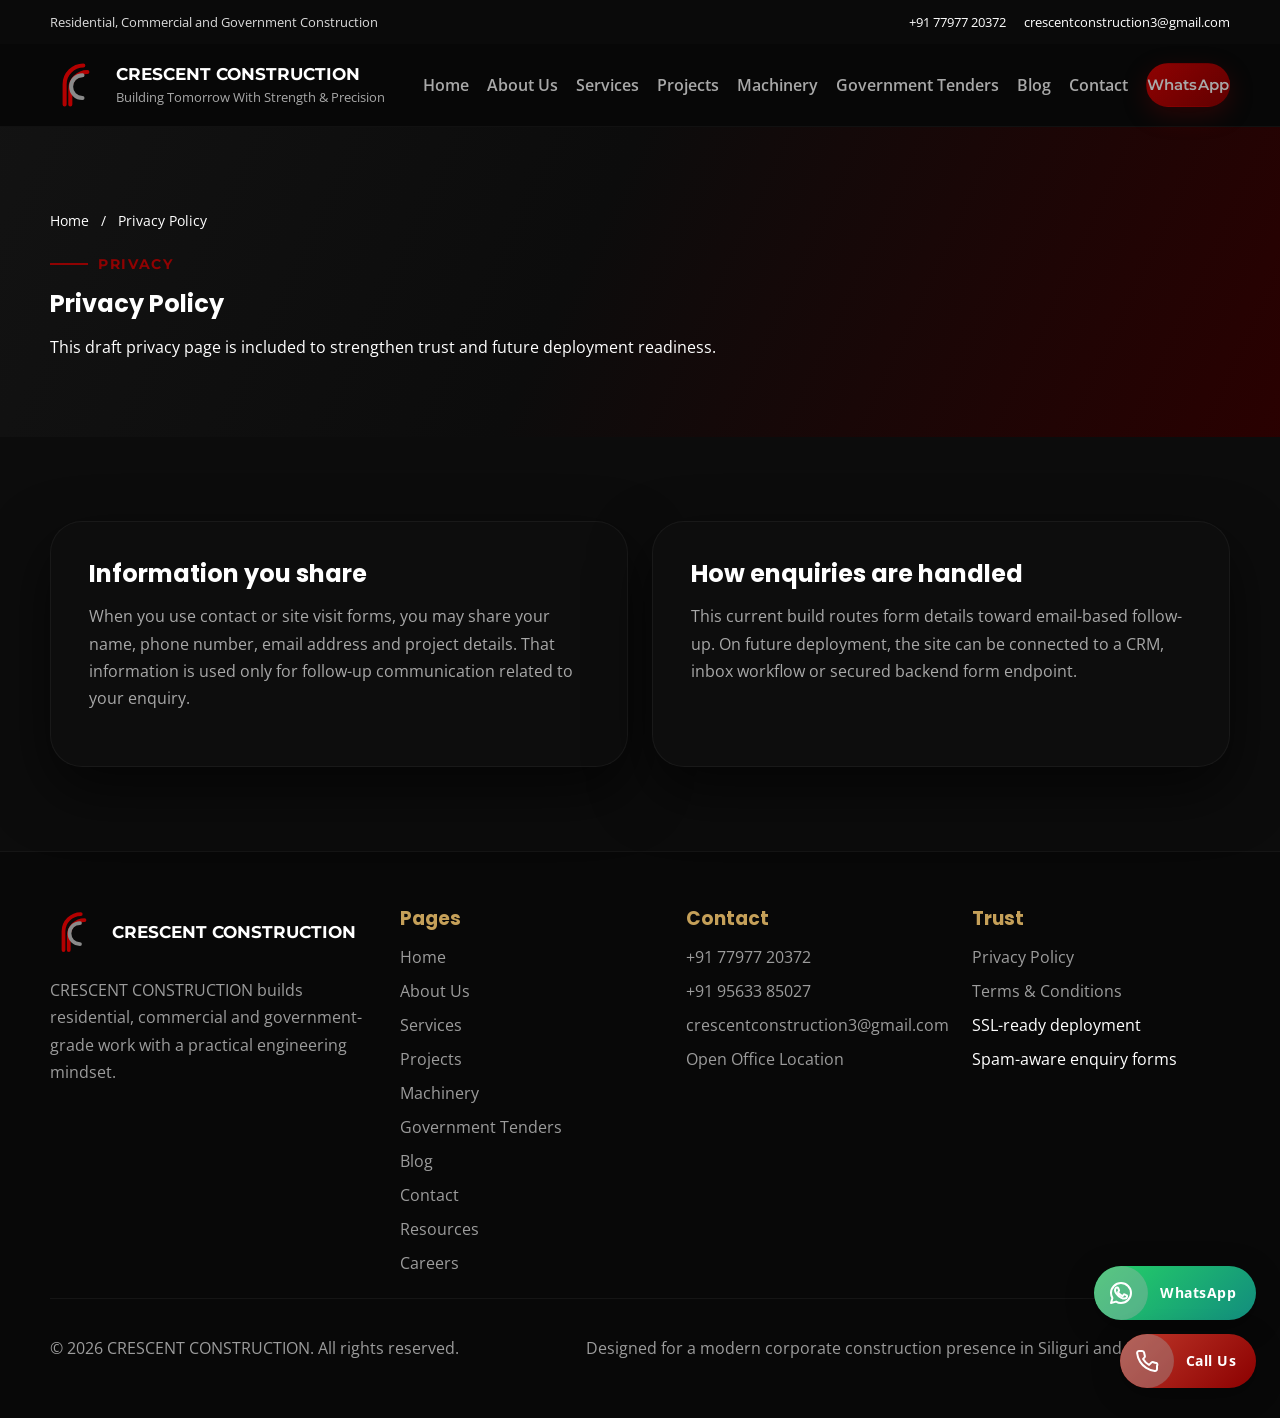
<file: privacy.html>
<!DOCTYPE html>
<html lang="en">
<head>
  <meta charset="UTF-8">
  <meta name="viewport" content="width=device-width, initial-scale=1.0">
  <title>Privacy Policy | CRESCENT CONSTRUCTION</title>
  <meta name="description" content="Privacy policy for the CRESCENT CONSTRUCTION website.">
  <link rel="icon" type="image/svg+xml" href="assets/images/branding/favicon.svg">
  <link rel="stylesheet" href="assets/css/styles.css">
  <script>document.documentElement.dataset.theme=localStorage.getItem("kuber-theme")||"dark";</script>
  <script defer src="assets/js/site-data.js"></script>
  <script defer src="assets/js/main.js"></script>
</head>
<body data-page="privacy">
  <div id="site-header"></div>
  <main>
    <section class="page-hero">
      <div class="container">
        <div class="breadcrumb"><a href="index.html">Home</a><span>/</span><span>Privacy Policy</span></div>
        <span class="eyebrow">Privacy</span>
        <h1>Privacy Policy</h1>
        <p>This draft privacy page is included to strengthen trust and future deployment readiness.</p>
      </div>
    </section>
    <section class="section">
      <div class="container grid-2">
        <article class="policy-card reveal">
          <h2>Information you share</h2>
          <p>When you use contact or site visit forms, you may share your name, phone number, email address and project details. That information is used only for follow-up communication related to your enquiry.</p>
        </article>
        <article class="policy-card reveal">
          <h2>How enquiries are handled</h2>
          <p>This current build routes form details toward email-based follow-up. On future deployment, the site can be connected to a CRM, inbox workflow or secured backend form endpoint.</p>
        </article>
      </div>
    </section>
  </main>
  <footer id="site-footer"></footer>
</body>
</html>
</file>
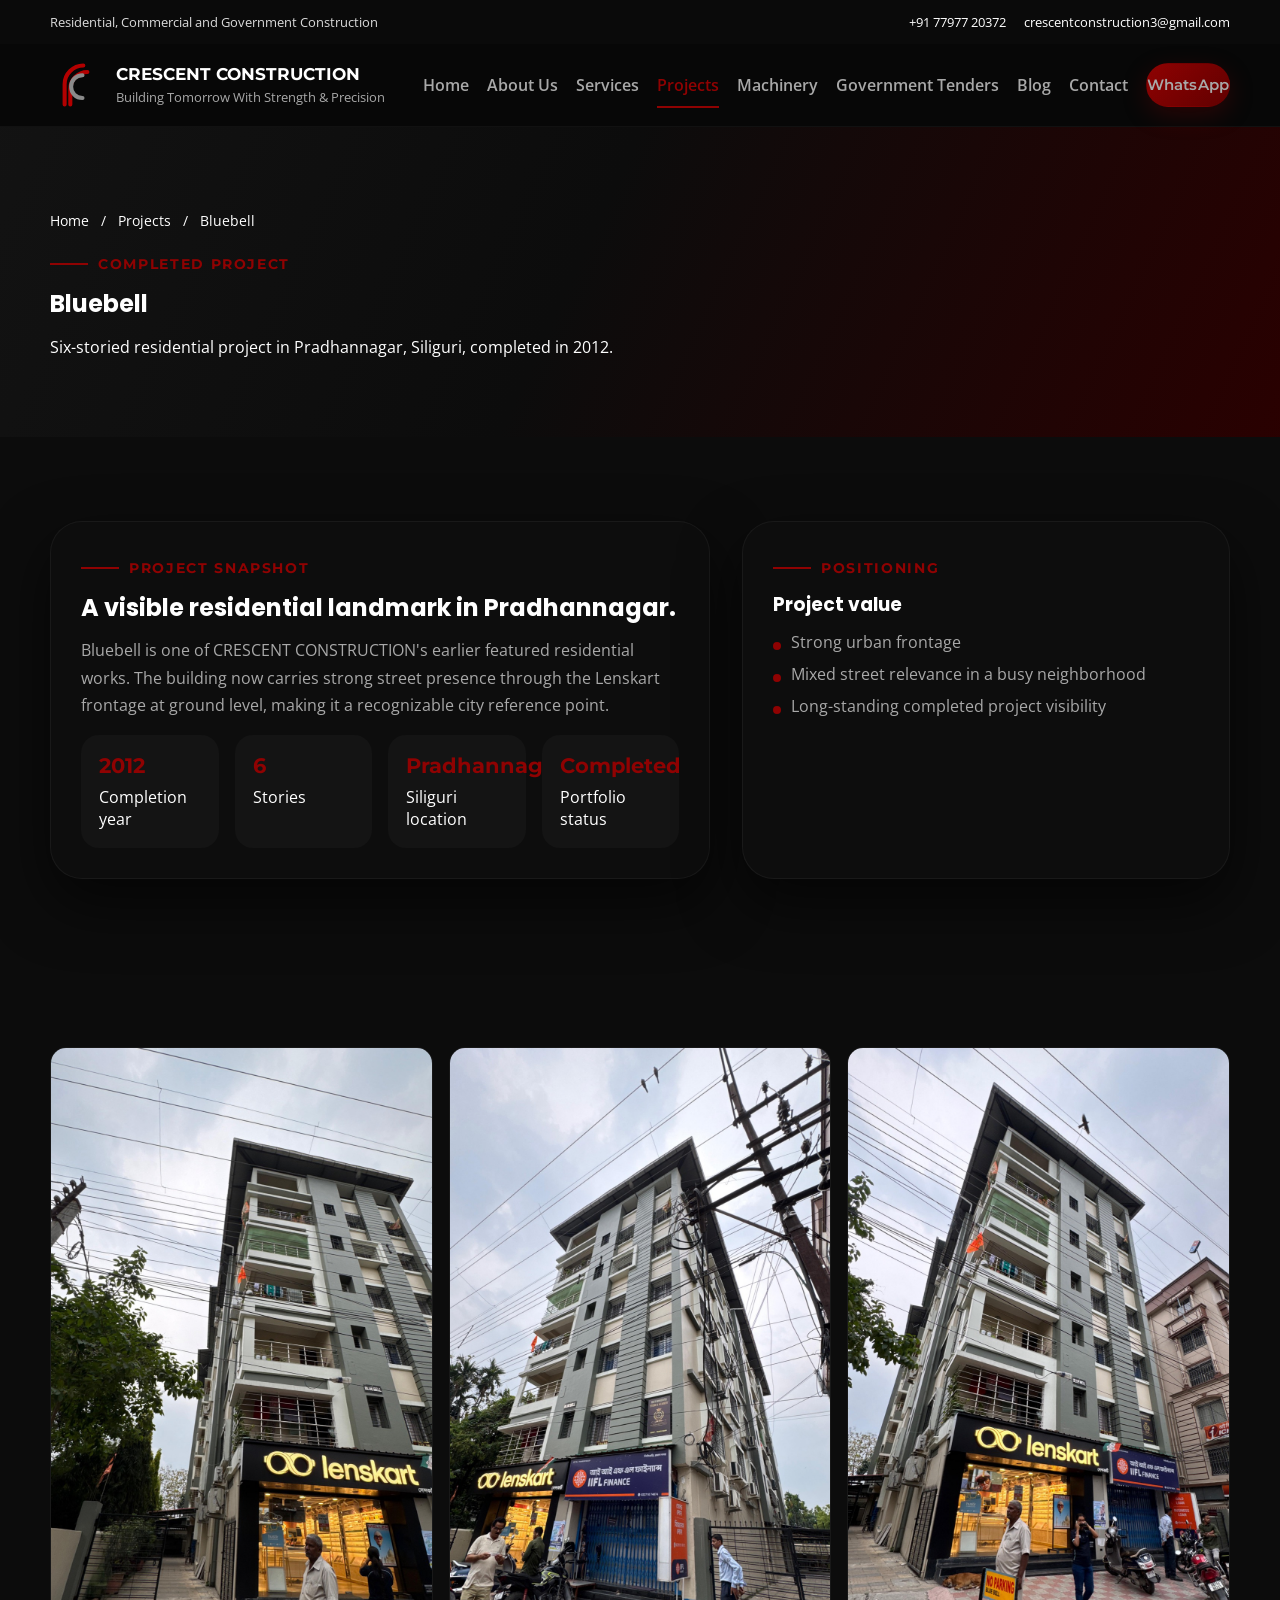
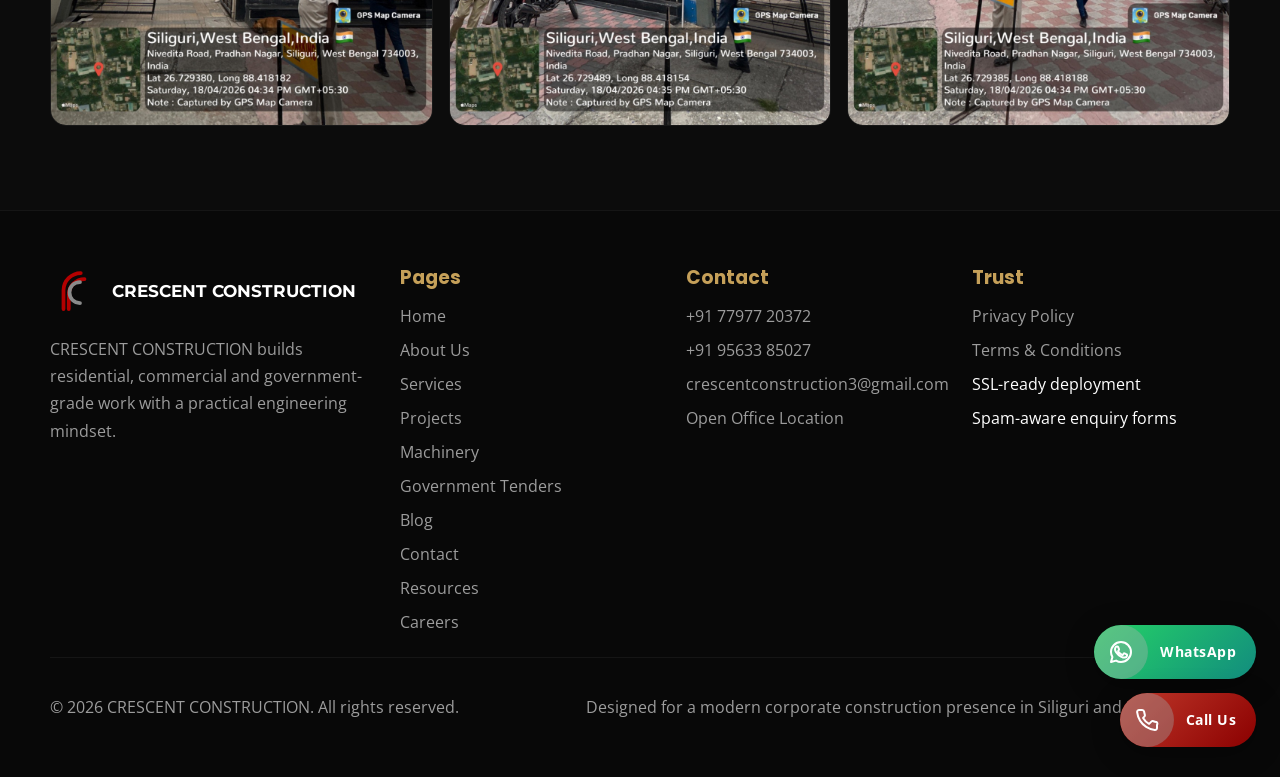
<file: project-bluebell.html>
<!DOCTYPE html>
<html lang="en">
<head>
  <meta charset="UTF-8">
  <meta name="viewport" content="width=device-width, initial-scale=1.0">
  <title>Bluebell | CRESCENT CONSTRUCTION</title>
  <meta name="description" content="Bluebell is a 2012 six-storied completed residential project in Pradhannagar, Siliguri by CRESCENT CONSTRUCTION.">
  <link rel="icon" type="image/svg+xml" href="assets/images/branding/favicon.svg">
  <link rel="stylesheet" href="assets/css/styles.css">
  <script>document.documentElement.dataset.theme=localStorage.getItem("kuber-theme")||"dark";</script>
  <script defer src="assets/js/site-data.js"></script>
  <script defer src="assets/js/main.js"></script>
</head>
<body data-page="projects">
  <div id="site-header"></div>
  <main>
    <section class="page-hero" style="--hero-image:url('/assets/images/projects/bluebell/bluebell-1.jpeg')">
      <div class="container">
        <div class="breadcrumb"><a href="index.html">Home</a><span>/</span><a href="projects.html">Projects</a><span>/</span><span>Bluebell</span></div>
        <span class="eyebrow">Completed Project</span>
        <h1>Bluebell</h1>
        <p>Six-storied residential project in Pradhannagar, Siliguri, completed in 2012.</p>
      </div>
    </section>

    <section class="section">
      <div class="container detail-grid">
        <div class="detail-panel reveal">
          <span class="eyebrow">Project Snapshot</span>
          <h2>A visible residential landmark in Pradhannagar.</h2>
          <p>
            Bluebell is one of CRESCENT CONSTRUCTION's earlier featured residential works. The building now
            carries strong street presence through the Lenskart frontage at ground level, making it a recognizable city reference point.
          </p>
          <div class="metric-grid">
            <div class="metric-box"><strong>2012</strong><span>Completion year</span></div>
            <div class="metric-box"><strong>6</strong><span>Stories</span></div>
            <div class="metric-box"><strong>Pradhannagar</strong><span>Siliguri location</span></div>
            <div class="metric-box"><strong>Completed</strong><span>Portfolio status</span></div>
          </div>
        </div>
        <aside class="gallery-panel reveal">
          <span class="eyebrow">Positioning</span>
          <h3>Project value</h3>
          <ul class="detail-list">
            <li>Strong urban frontage</li>
            <li>Mixed street relevance in a busy neighborhood</li>
            <li>Long-standing completed project visibility</li>
          </ul>
        </aside>
      </div>
    </section>

    <section class="section">
      <div class="container">
        <div class="gallery-grid">
          <a href="assets/images/projects/bluebell/bluebell-1.jpeg" data-lightbox data-caption="Bluebell frontage">
            <img src="assets/images/projects/bluebell/bluebell-1.jpeg" alt="Bluebell building frontage">
          </a>
          <a href="assets/images/projects/bluebell/bluebell-2.jpeg" data-lightbox data-caption="Bluebell side view">
            <img src="assets/images/projects/bluebell/bluebell-2.jpeg" alt="Bluebell side view">
          </a>
          <a href="assets/images/projects/bluebell/bluebell-3.jpeg" data-lightbox data-caption="Bluebell building full view">
            <img src="assets/images/projects/bluebell/bluebell-3.jpeg" alt="Bluebell full view">
          </a>
        </div>
      </div>
    </section>
  </main>
  <footer id="site-footer"></footer>
</body>
</html>
</file>
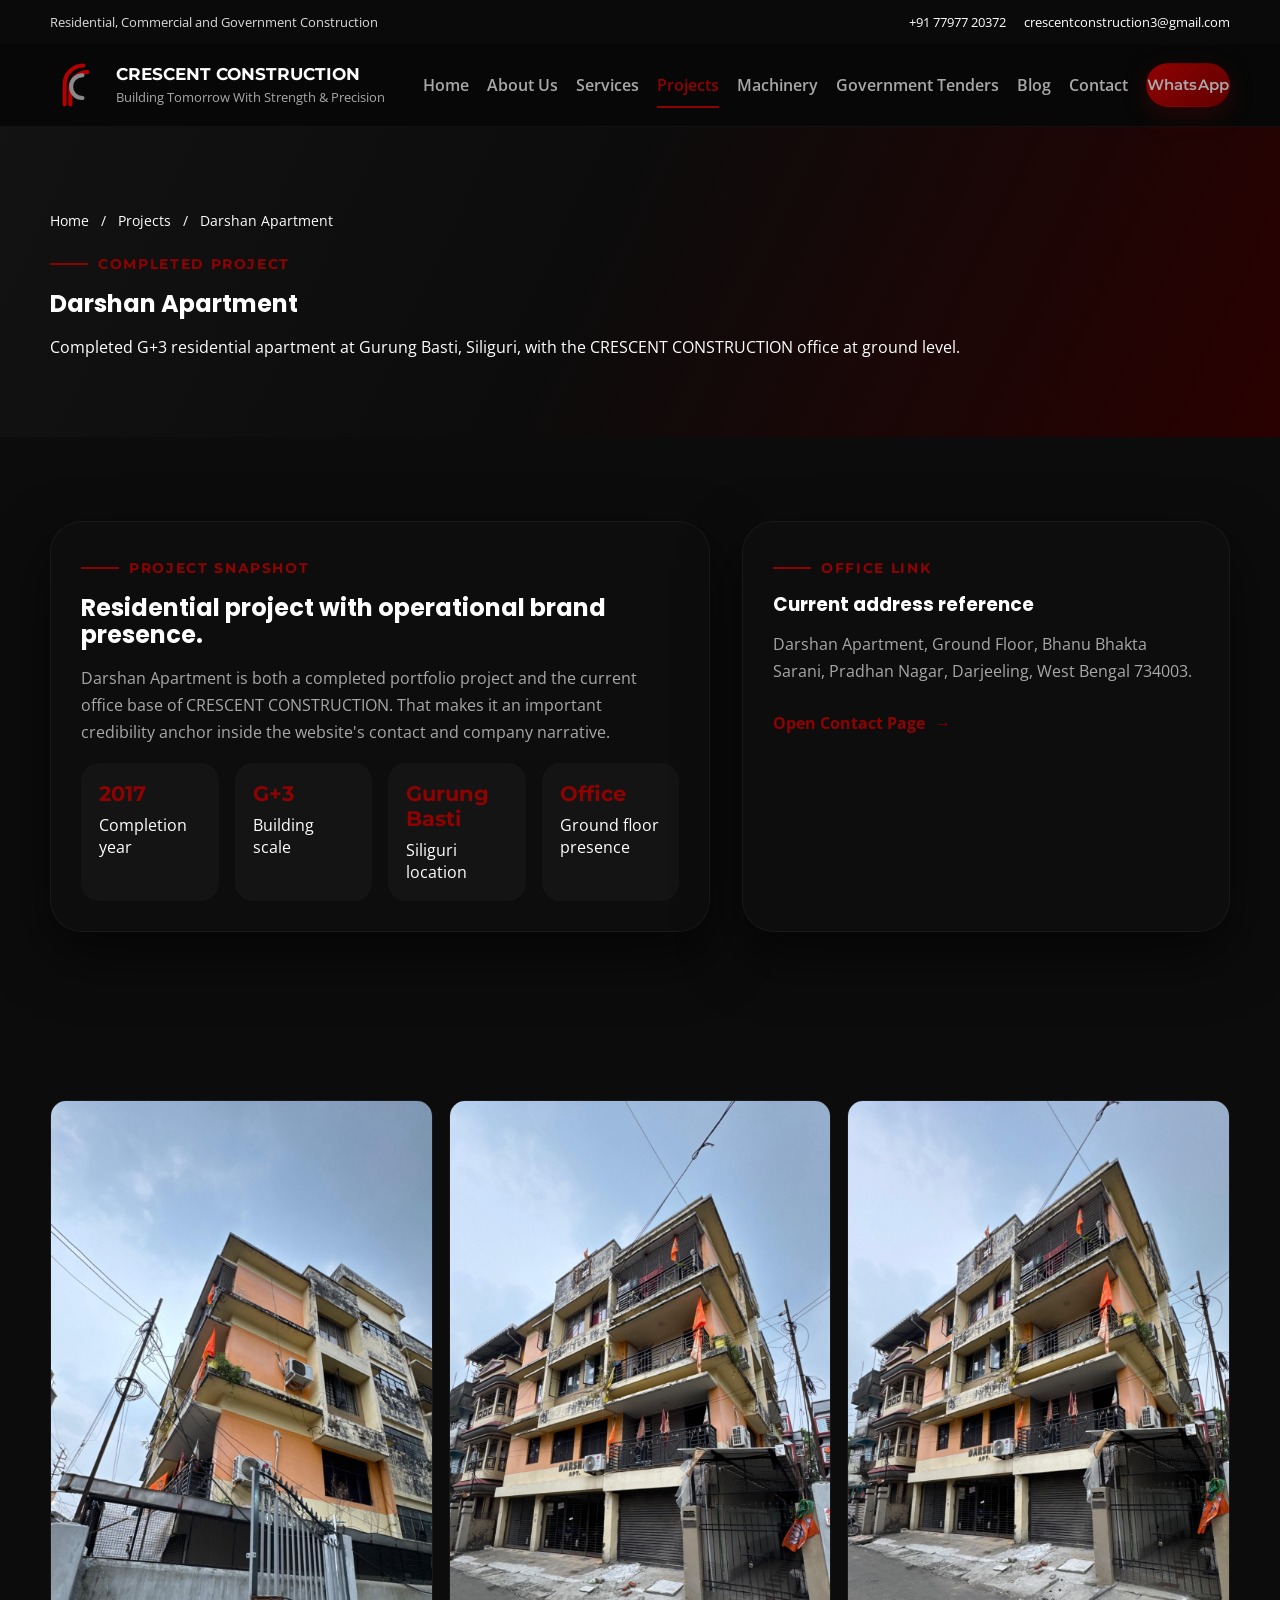
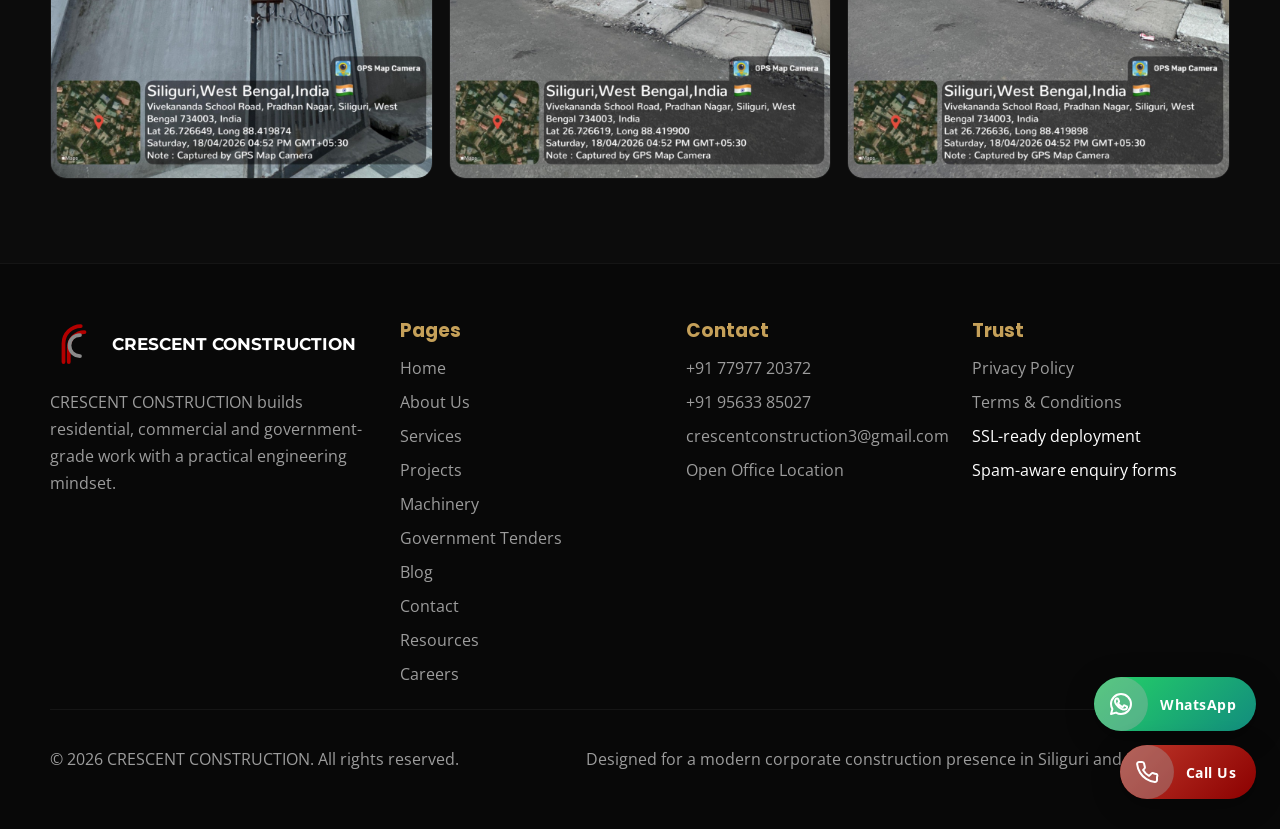
<file: project-darshan-apartment.html>
<!DOCTYPE html>
<html lang="en">
<head>
  <meta charset="UTF-8">
  <meta name="viewport" content="width=device-width, initial-scale=1.0">
  <title>Darshan Apartment | CRESCENT CONSTRUCTION</title>
  <meta name="description" content="Darshan Apartment is a completed G+3 residential project at Gurung Basti, Siliguri, and the current office address of CRESCENT CONSTRUCTION.">
  <link rel="icon" type="image/svg+xml" href="assets/images/branding/favicon.svg">
  <link rel="stylesheet" href="assets/css/styles.css">
  <script>document.documentElement.dataset.theme=localStorage.getItem("kuber-theme")||"dark";</script>
  <script defer src="assets/js/site-data.js"></script>
  <script defer src="assets/js/main.js"></script>
</head>
<body data-page="projects">
  <div id="site-header"></div>
  <main>
    <section class="page-hero" style="--hero-image:url('/assets/images/projects/darshan/darshan-1.jpeg')">
      <div class="container">
        <div class="breadcrumb"><a href="index.html">Home</a><span>/</span><a href="projects.html">Projects</a><span>/</span><span>Darshan Apartment</span></div>
        <span class="eyebrow">Completed Project</span>
        <h1>Darshan Apartment</h1>
        <p>Completed G+3 residential apartment at Gurung Basti, Siliguri, with the CRESCENT CONSTRUCTION office at ground level.</p>
      </div>
    </section>

    <section class="section">
      <div class="container detail-grid">
        <div class="detail-panel reveal">
          <span class="eyebrow">Project Snapshot</span>
          <h2>Residential project with operational brand presence.</h2>
          <p>
            Darshan Apartment is both a completed portfolio project and the current office base of CRESCENT CONSTRUCTION.
            That makes it an important credibility anchor inside the website's contact and company narrative.
          </p>
          <div class="metric-grid">
            <div class="metric-box"><strong>2017</strong><span>Completion year</span></div>
            <div class="metric-box"><strong>G+3</strong><span>Building scale</span></div>
            <div class="metric-box"><strong>Gurung Basti</strong><span>Siliguri location</span></div>
            <div class="metric-box"><strong>Office</strong><span>Ground floor presence</span></div>
          </div>
        </div>
        <aside class="gallery-panel reveal">
          <span class="eyebrow">Office Link</span>
          <h3>Current address reference</h3>
          <p>Darshan Apartment, Ground Floor, Bhanu Bhakta Sarani, Pradhan Nagar, Darjeeling, West Bengal 734003.</p>
          <a class="text-link" href="contact.html">Open Contact Page</a>
        </aside>
      </div>
    </section>

    <section class="section">
      <div class="container">
        <div class="gallery-grid">
          <a href="assets/images/projects/darshan/darshan-1.jpeg" data-lightbox data-caption="Darshan Apartment exterior">
            <img src="assets/images/projects/darshan/darshan-1.jpeg" alt="Darshan Apartment exterior">
          </a>
          <a href="assets/images/projects/darshan/darshan-2.jpeg" data-lightbox data-caption="Darshan Apartment alternate view">
            <img src="assets/images/projects/darshan/darshan-2.jpeg" alt="Darshan Apartment alternate view">
          </a>
          <a href="assets/images/projects/darshan/darshan-3.jpeg" data-lightbox data-caption="Darshan Apartment street view">
            <img src="assets/images/projects/darshan/darshan-3.jpeg" alt="Darshan Apartment street view">
          </a>
        </div>
      </div>
    </section>
  </main>
  <footer id="site-footer"></footer>
</body>
</html>
</file>
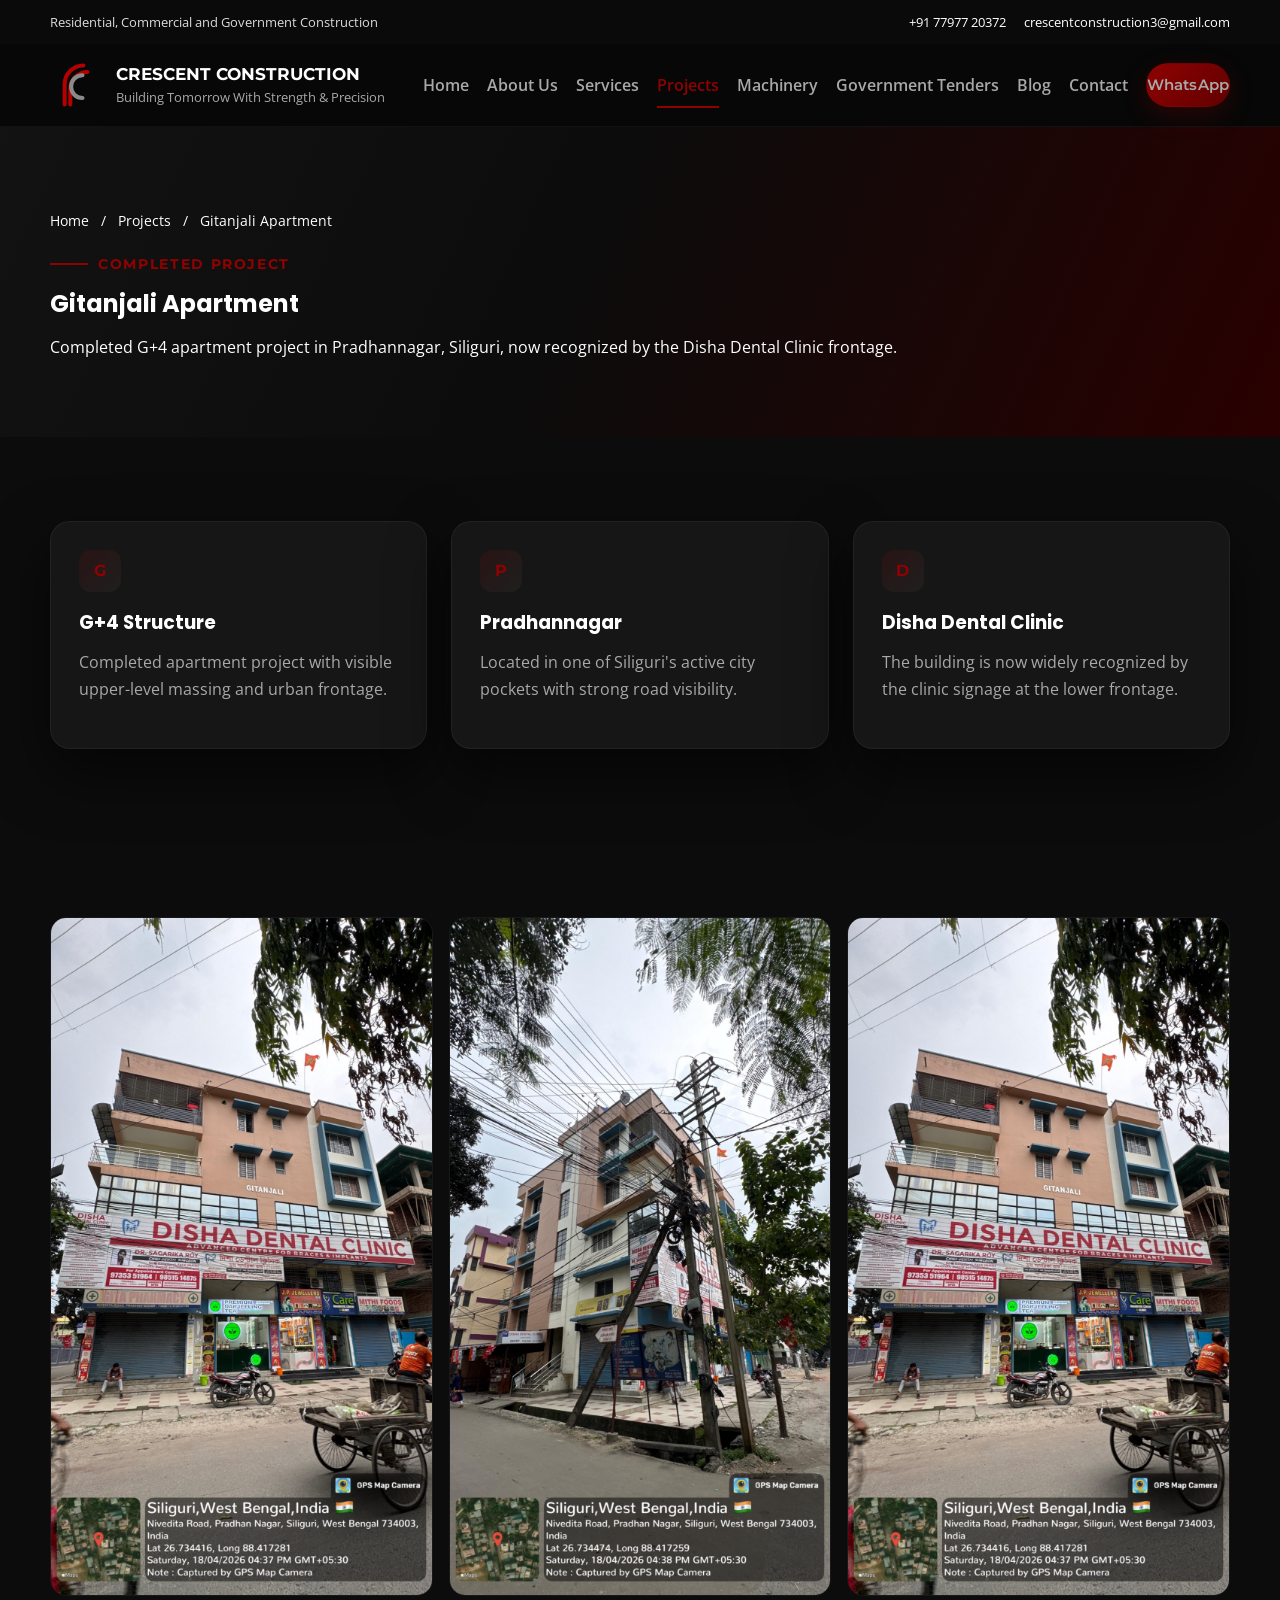
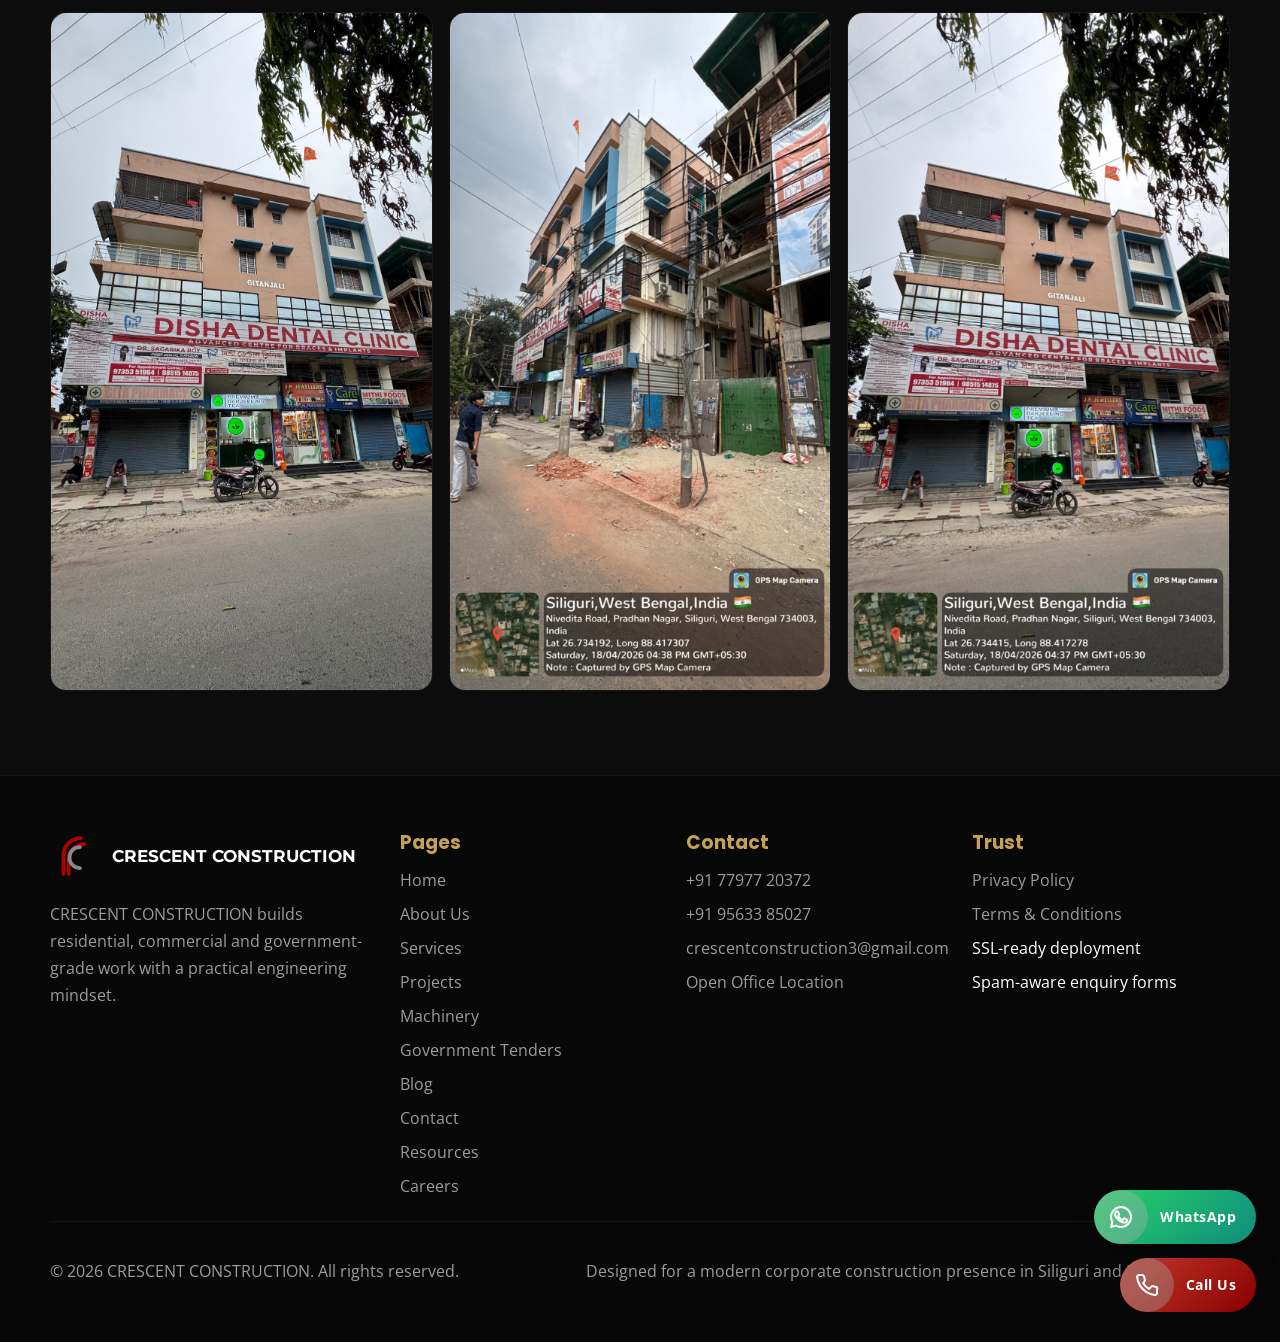
<file: project-gitanjali.html>
<!DOCTYPE html>
<html lang="en">
<head>
  <meta charset="UTF-8">
  <meta name="viewport" content="width=device-width, initial-scale=1.0">
  <title>Gitanjali Apartment | CRESCENT CONSTRUCTION</title>
  <meta name="description" content="Gitanjali Apartment is a completed G+4 project in Pradhannagar, Siliguri, now known by the Disha Dental Clinic frontage.">
  <link rel="icon" type="image/svg+xml" href="assets/images/branding/favicon.svg">
  <link rel="stylesheet" href="assets/css/styles.css">
  <script>document.documentElement.dataset.theme=localStorage.getItem("kuber-theme")||"dark";</script>
  <script defer src="assets/js/site-data.js"></script>
  <script defer src="assets/js/main.js"></script>
</head>
<body data-page="projects">
  <div id="site-header"></div>
  <main>
    <section class="page-hero" style="--hero-image:url('/assets/images/projects/gitanjali/gitanjali-1.jpeg')">
      <div class="container">
        <div class="breadcrumb"><a href="index.html">Home</a><span>/</span><a href="projects.html">Projects</a><span>/</span><span>Gitanjali Apartment</span></div>
        <span class="eyebrow">Completed Project</span>
        <h1>Gitanjali Apartment</h1>
        <p>Completed G+4 apartment project in Pradhannagar, Siliguri, now recognized by the Disha Dental Clinic frontage.</p>
      </div>
    </section>

    <section class="section">
      <div class="container grid-3">
        <article class="card info-card reveal"><div class="card-kicker">G</div><h3>G+4 Structure</h3><p>Completed apartment project with visible upper-level massing and urban frontage.</p></article>
        <article class="card info-card reveal"><div class="card-kicker">P</div><h3>Pradhannagar</h3><p>Located in one of Siliguri's active city pockets with strong road visibility.</p></article>
        <article class="card info-card reveal"><div class="card-kicker">D</div><h3>Disha Dental Clinic</h3><p>The building is now widely recognized by the clinic signage at the lower frontage.</p></article>
      </div>
    </section>

    <section class="section">
      <div class="container">
        <div class="gallery-grid">
          <a href="assets/images/projects/gitanjali/gitanjali-1.jpeg" data-lightbox data-caption="Gitanjali front view">
            <img src="assets/images/projects/gitanjali/gitanjali-1.jpeg" alt="Gitanjali front view">
          </a>
          <a href="assets/images/projects/gitanjali/gitanjali-2.jpeg" data-lightbox data-caption="Gitanjali angle view">
            <img src="assets/images/projects/gitanjali/gitanjali-2.jpeg" alt="Gitanjali angle view">
          </a>
          <a href="assets/images/projects/gitanjali/gitanjali-3.jpeg" data-lightbox data-caption="Gitanjali front elevation">
            <img src="assets/images/projects/gitanjali/gitanjali-3.jpeg" alt="Gitanjali front elevation">
          </a>
          <a href="assets/images/projects/gitanjali/gitanjali-4.jpeg" data-lightbox data-caption="Gitanjali side frontage">
            <img src="assets/images/projects/gitanjali/gitanjali-4.jpeg" alt="Gitanjali side frontage">
          </a>
          <a href="assets/images/projects/gitanjali/gitanjali-5.jpeg" data-lightbox data-caption="Gitanjali corner view">
            <img src="assets/images/projects/gitanjali/gitanjali-5.jpeg" alt="Gitanjali corner view">
          </a>
          <a href="assets/images/projects/gitanjali/gitanjali-6.jpeg" data-lightbox data-caption="Gitanjali frontage with signage">
            <img src="assets/images/projects/gitanjali/gitanjali-6.jpeg" alt="Gitanjali frontage with signage">
          </a>
        </div>
      </div>
    </section>
  </main>
  <footer id="site-footer"></footer>
</body>
</html>
</file>
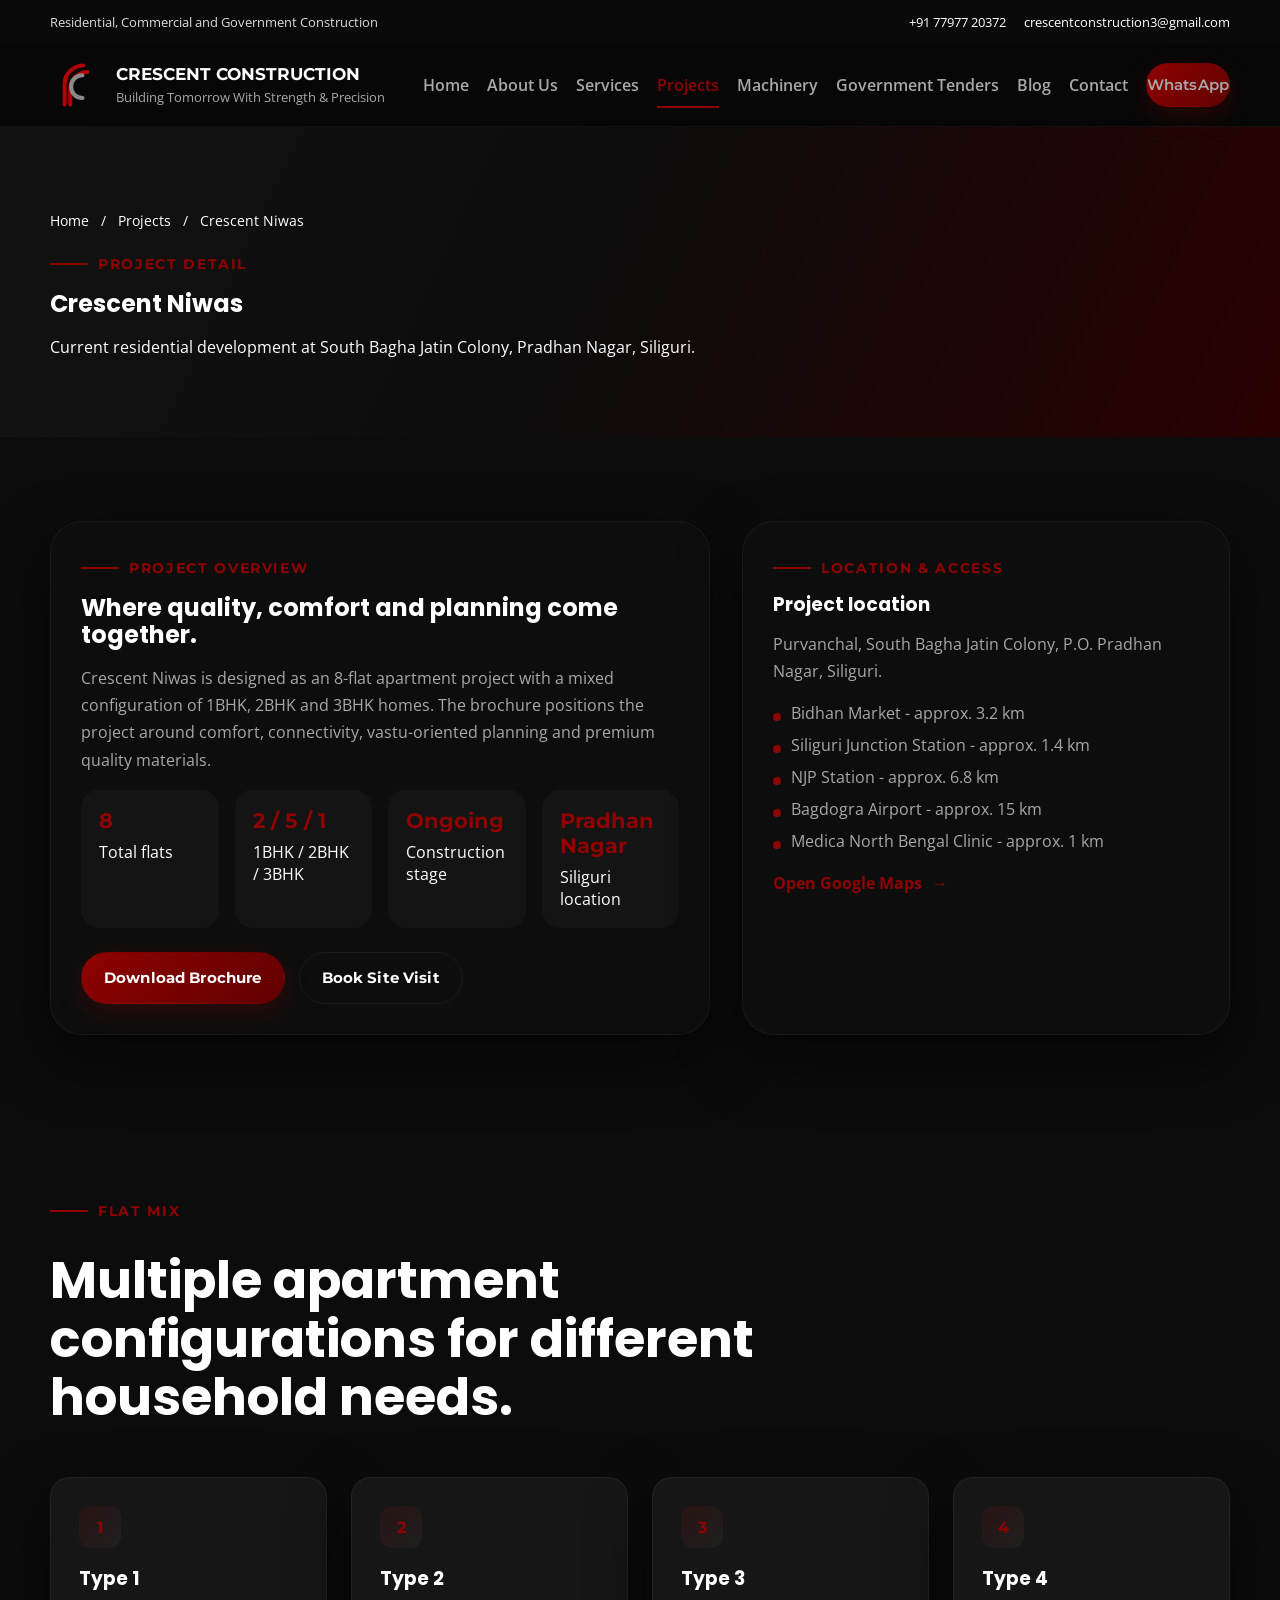
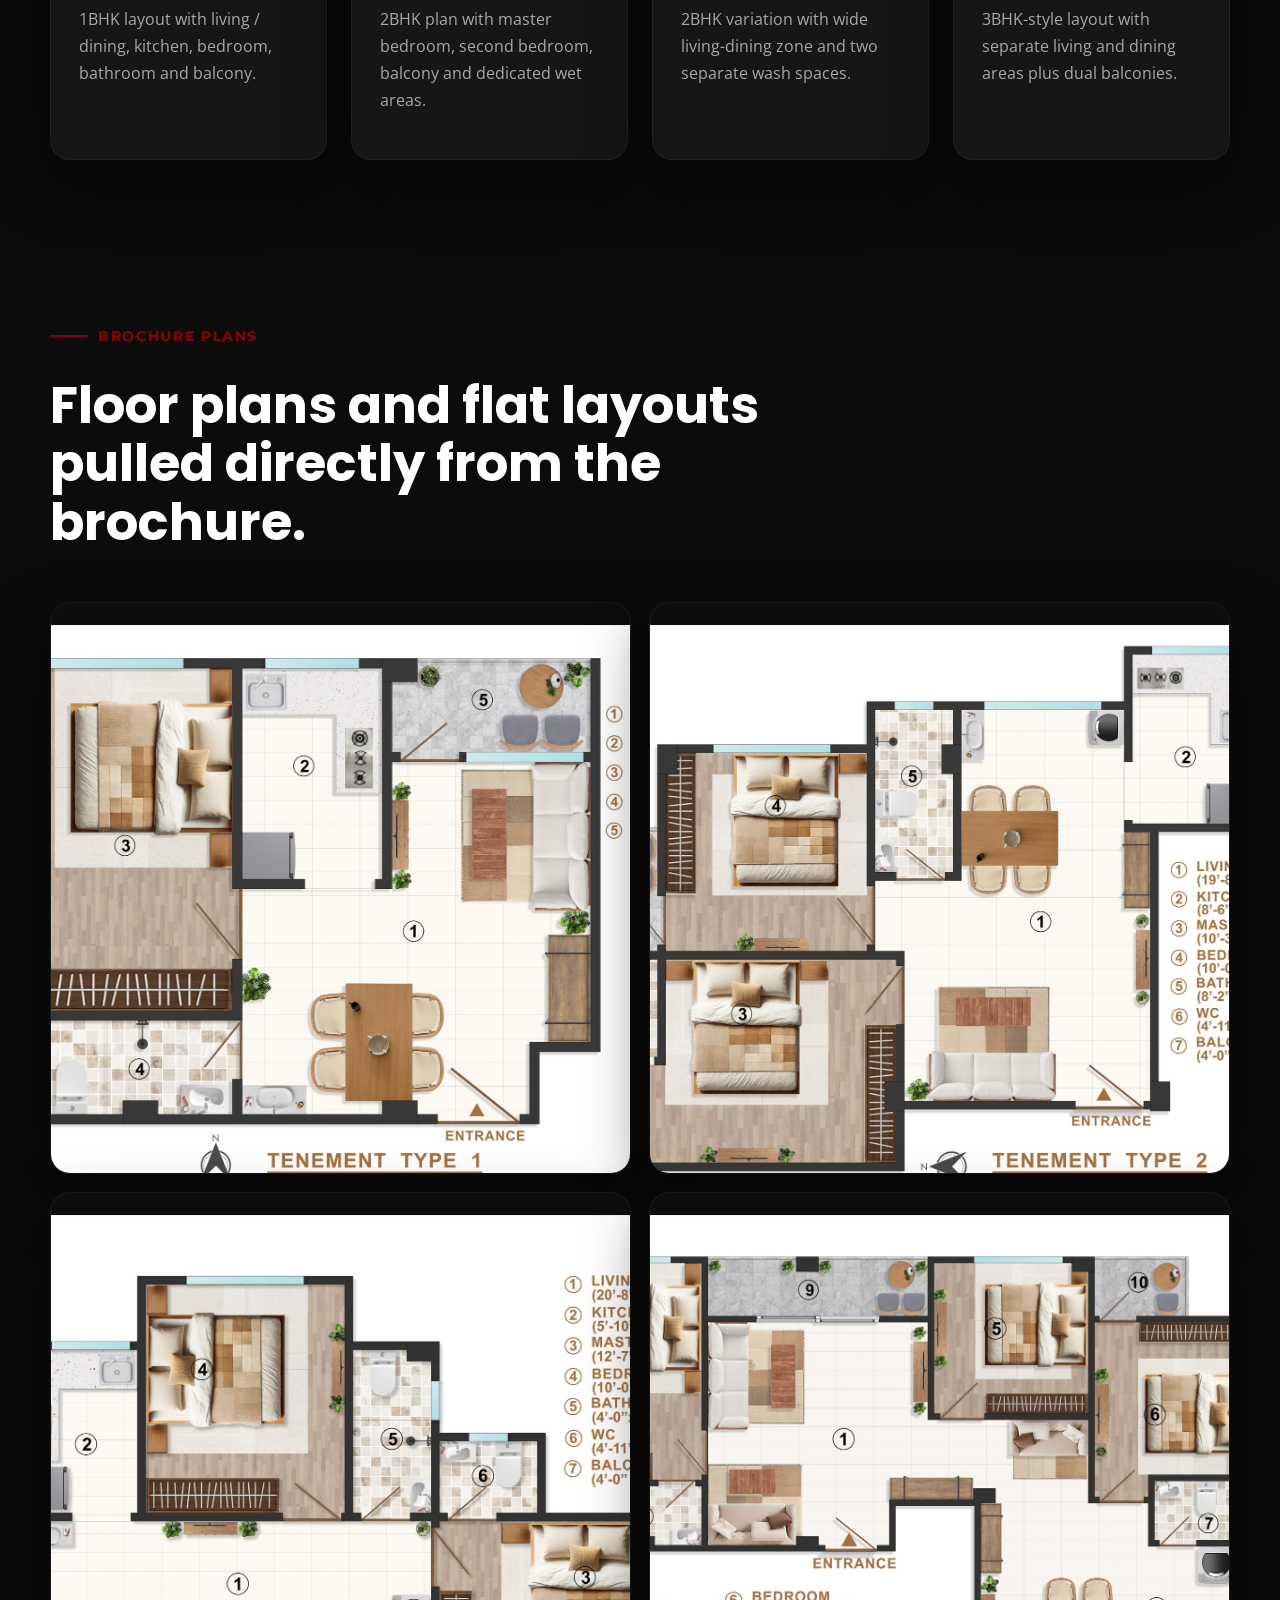
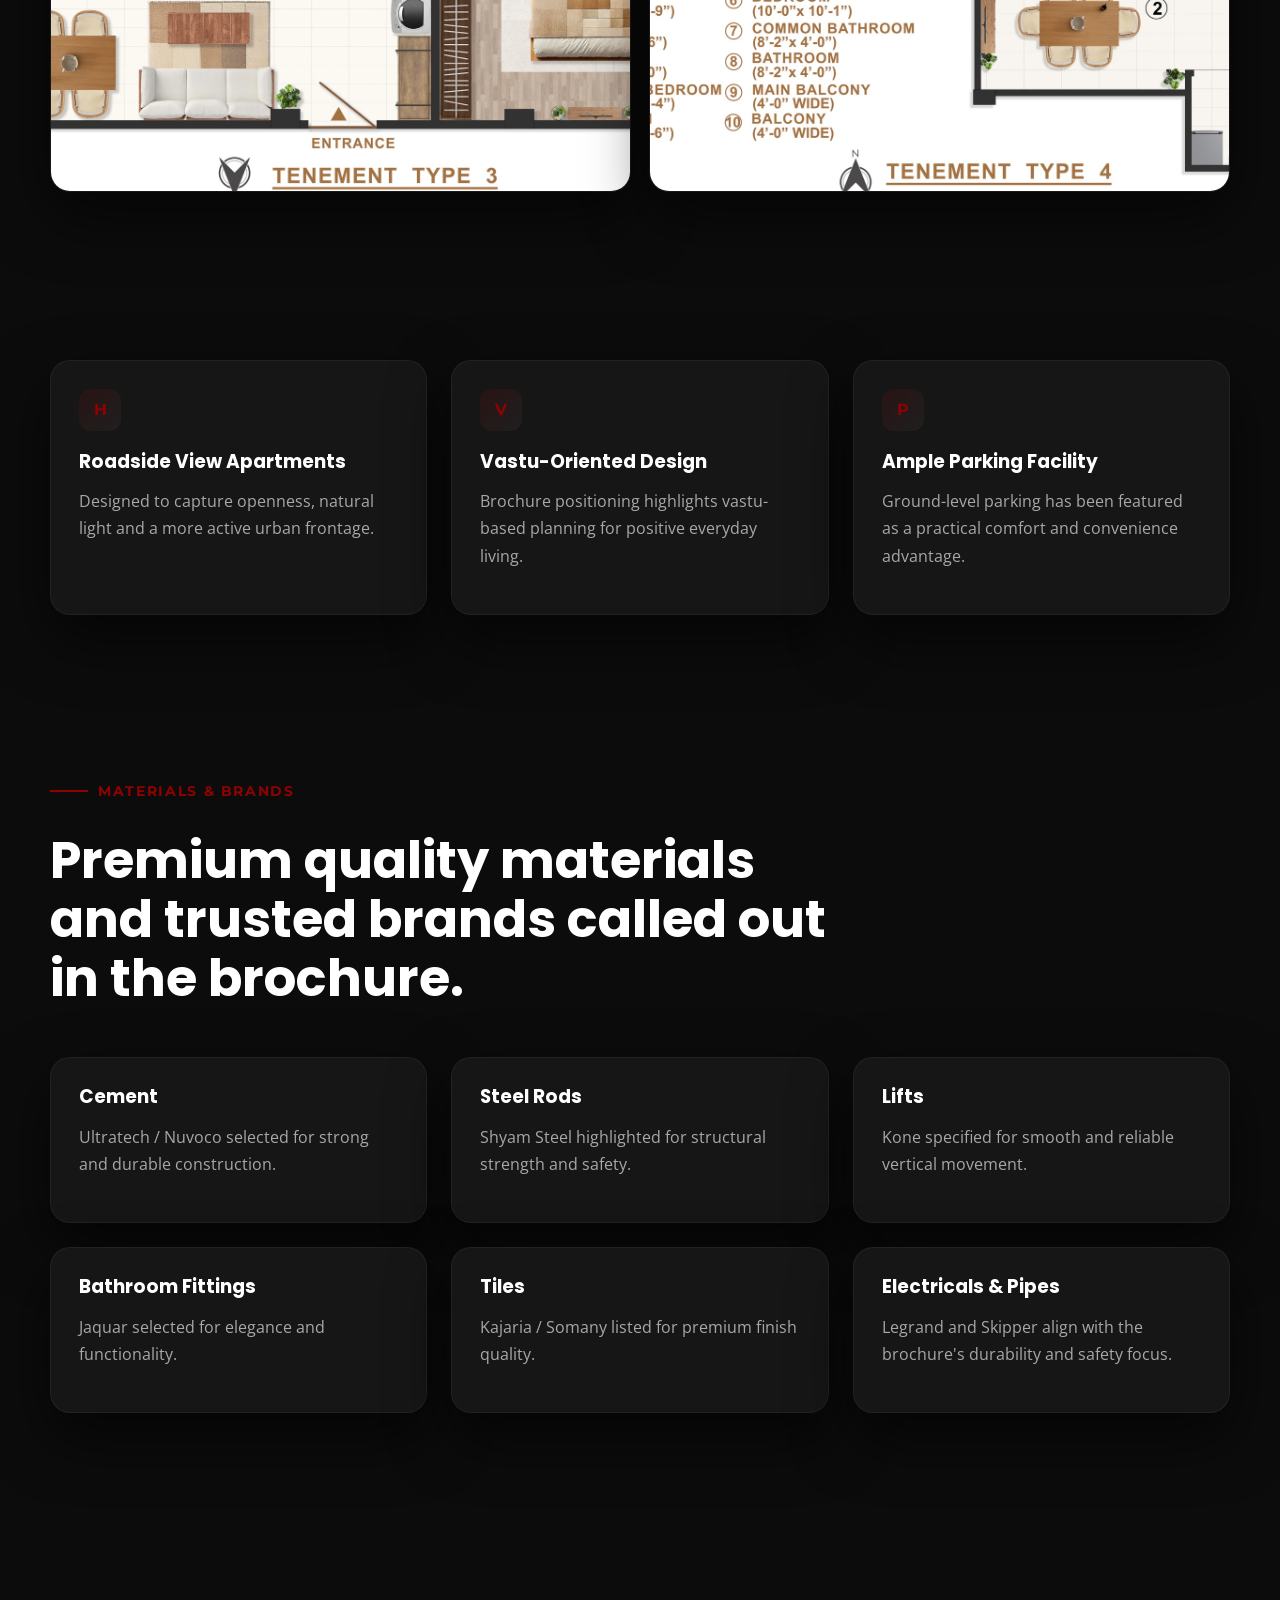
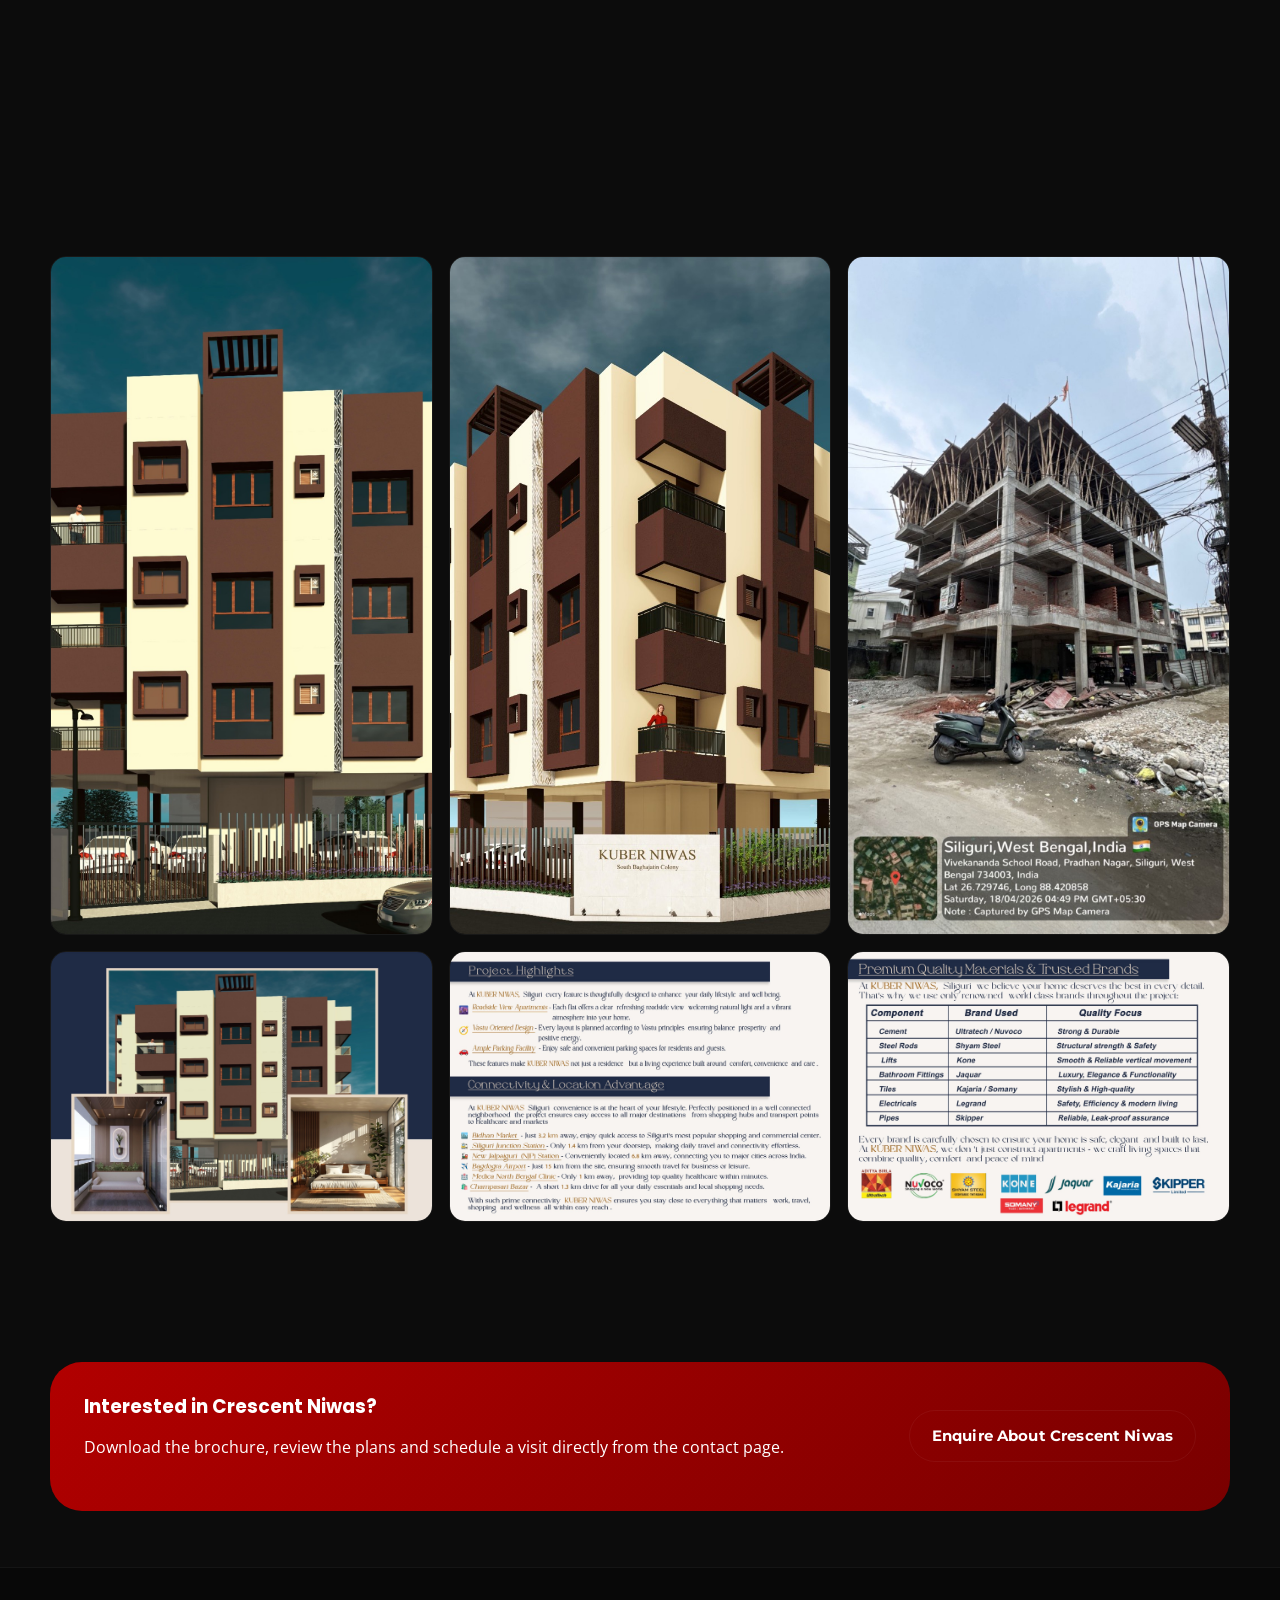
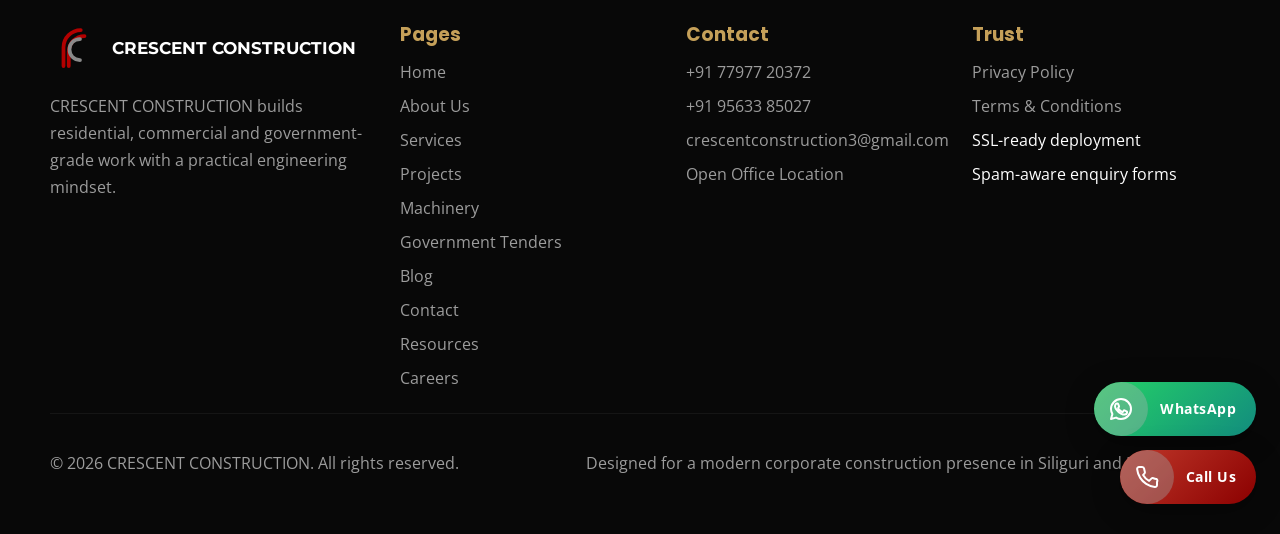
<file: project-kuber-niwas.html>
<!DOCTYPE html>
<html lang="en">
<head>
  <meta charset="UTF-8">
  <meta name="viewport" content="width=device-width, initial-scale=1.0">
  <title>Crescent Niwas | CRESCENT CONSTRUCTION</title>
  <meta name="description" content="Explore Crescent Niwas in Pradhan Nagar, Siliguri. View flat mix, brochure plans, material brands, location advantage and current project status.">
  <link rel="icon" type="image/svg+xml" href="assets/images/branding/favicon.svg">
  <link rel="stylesheet" href="assets/css/styles.css">
  <script>document.documentElement.dataset.theme=localStorage.getItem("kuber-theme")||"dark";</script>
  <script defer src="assets/js/site-data.js"></script>
  <script defer src="assets/js/main.js"></script>
</head>
<body data-page="projects">
  <div id="site-header"></div>

  <main>
    <section class="page-hero" style="--hero-image:url('/assets/images/projects/kuber/kuber-render-2.jpg')">
      <div class="container">
        <div class="breadcrumb"><a href="index.html">Home</a><span>/</span><a href="projects.html">Projects</a><span>/</span><span>Crescent Niwas</span></div>
        <span class="eyebrow">Project Detail</span>
        <h1>Crescent Niwas</h1>
        <p>Current residential development at South Bagha Jatin Colony, Pradhan Nagar, Siliguri.</p>
      </div>
    </section>

    <section class="section">
      <div class="container detail-grid">
        <div class="detail-panel reveal">
          <span class="eyebrow">Project Overview</span>
          <h2>Where quality, comfort and planning come together.</h2>
          <p>
            Crescent Niwas is designed as an 8-flat apartment project with a mixed configuration of 1BHK, 2BHK and
            3BHK homes. The brochure positions the project around comfort, connectivity, vastu-oriented planning
            and premium quality materials.
          </p>
          <div class="metric-grid">
            <div class="metric-box"><strong>8</strong><span>Total flats</span></div>
            <div class="metric-box"><strong>2 / 5 / 1</strong><span>1BHK / 2BHK / 3BHK</span></div>
            <div class="metric-box"><strong>Ongoing</strong><span>Construction stage</span></div>
            <div class="metric-box"><strong>Pradhan Nagar</strong><span>Siliguri location</span></div>
          </div>
          <div class="hero-actions" style="margin-top:24px">
            <a class="btn" href="assets/docs/kuber-niwas-brochure.pdf">Download Brochure</a>
            <a class="btn-secondary" href="contact.html">Book Site Visit</a>
          </div>
        </div>
        <aside class="gallery-panel reveal">
          <span class="eyebrow">Location & Access</span>
          <h3>Project location</h3>
          <p>Purvanchal, South Bagha Jatin Colony, P.O. Pradhan Nagar, Siliguri.</p>
          <ul class="detail-list">
            <li>Bidhan Market - approx. 3.2 km</li>
            <li>Siliguri Junction Station - approx. 1.4 km</li>
            <li>NJP Station - approx. 6.8 km</li>
            <li>Bagdogra Airport - approx. 15 km</li>
            <li>Medica North Bengal Clinic - approx. 1 km</li>
          </ul>
          <a class="text-link" href="https://www.google.com/maps/search/Purvanchal+South+Bagha+Jatin+Colony+Pradhan+Nagar+Siliguri" target="_blank" rel="noreferrer">Open Google Maps</a>
        </aside>
      </div>
    </section>

    <section class="section">
      <div class="container">
        <div class="section-head reveal">
          <span class="eyebrow">Flat Mix</span>
          <h2>Multiple apartment configurations for different household needs.</h2>
        </div>
        <div class="grid-4">
          <article class="card info-card reveal">
            <div class="card-kicker">1</div>
            <h3>Type 1</h3>
            <p>1BHK layout with living / dining, kitchen, bedroom, bathroom and balcony.</p>
          </article>
          <article class="card info-card reveal">
            <div class="card-kicker">2</div>
            <h3>Type 2</h3>
            <p>2BHK plan with master bedroom, second bedroom, balcony and dedicated wet areas.</p>
          </article>
          <article class="card info-card reveal">
            <div class="card-kicker">3</div>
            <h3>Type 3</h3>
            <p>2BHK variation with wide living-dining zone and two separate wash spaces.</p>
          </article>
          <article class="card info-card reveal">
            <div class="card-kicker">4</div>
            <h3>Type 4</h3>
            <p>3BHK-style layout with separate living and dining areas plus dual balconies.</p>
          </article>
        </div>
      </div>
    </section>

    <section class="section">
      <div class="container">
        <div class="section-head reveal">
          <span class="eyebrow">Brochure Plans</span>
          <h2>Floor plans and flat layouts pulled directly from the brochure.</h2>
        </div>
        <div class="plan-grid">
          <article class="plan-card reveal">
            <a href="assets/images/brochure/kuber-tenement-type-1.jpg" data-lightbox data-caption="Crescent Niwas - Tenement Type 1">
              <img src="assets/images/brochure/kuber-tenement-type-1.jpg" alt="Crescent Niwas Type 1 plan">
            </a>
            <div class="plan-card-body"><h3>Type 1 - 1BHK</h3><p>Compact and efficient 1BHK planning for smaller households.</p></div>
          </article>
          <article class="plan-card reveal">
            <a href="assets/images/brochure/kuber-tenement-type-2.jpg" data-lightbox data-caption="Crescent Niwas - Tenement Type 2">
              <img src="assets/images/brochure/kuber-tenement-type-2.jpg" alt="Crescent Niwas Type 2 plan">
            </a>
            <div class="plan-card-body"><h3>Type 2 - 2BHK</h3><p>Balanced living-dining layout with two bedrooms and balcony access.</p></div>
          </article>
          <article class="plan-card reveal">
            <a href="assets/images/brochure/kuber-tenement-type-3.jpg" data-lightbox data-caption="Crescent Niwas - Tenement Type 3">
              <img src="assets/images/brochure/kuber-tenement-type-3.jpg" alt="Crescent Niwas Type 3 plan">
            </a>
            <div class="plan-card-body"><h3>Type 3 - 2BHK</h3><p>Alternative 2BHK arrangement with generous open living area.</p></div>
          </article>
          <article class="plan-card reveal">
            <a href="assets/images/brochure/kuber-tenement-type-4.jpg" data-lightbox data-caption="Crescent Niwas - Tenement Type 4">
              <img src="assets/images/brochure/kuber-tenement-type-4.jpg" alt="Crescent Niwas Type 4 plan">
            </a>
            <div class="plan-card-body"><h3>Type 4 - 3BHK</h3><p>Largest brochure-backed layout with added balcony depth and room count.</p></div>
          </article>
        </div>
      </div>
    </section>

    <section class="section">
      <div class="container grid-3">
        <article class="card info-card reveal">
          <div class="card-kicker">H</div>
          <h3>Roadside View Apartments</h3>
          <p>Designed to capture openness, natural light and a more active urban frontage.</p>
        </article>
        <article class="card info-card reveal">
          <div class="card-kicker">V</div>
          <h3>Vastu-Oriented Design</h3>
          <p>Brochure positioning highlights vastu-based planning for positive everyday living.</p>
        </article>
        <article class="card info-card reveal">
          <div class="card-kicker">P</div>
          <h3>Ample Parking Facility</h3>
          <p>Ground-level parking has been featured as a practical comfort and convenience advantage.</p>
        </article>
      </div>
    </section>

    <section class="section">
      <div class="container">
        <div class="section-head reveal">
          <span class="eyebrow">Materials & Brands</span>
          <h2>Premium quality materials and trusted brands called out in the brochure.</h2>
        </div>
        <div class="grid-3">
          <article class="card info-card reveal"><h3>Cement</h3><p>Ultratech / Nuvoco selected for strong and durable construction.</p></article>
          <article class="card info-card reveal"><h3>Steel Rods</h3><p>Shyam Steel highlighted for structural strength and safety.</p></article>
          <article class="card info-card reveal"><h3>Lifts</h3><p>Kone specified for smooth and reliable vertical movement.</p></article>
          <article class="card info-card reveal"><h3>Bathroom Fittings</h3><p>Jaquar selected for elegance and functionality.</p></article>
          <article class="card info-card reveal"><h3>Tiles</h3><p>Kajaria / Somany listed for premium finish quality.</p></article>
          <article class="card info-card reveal"><h3>Electricals & Pipes</h3><p>Legrand and Skipper align with the brochure's durability and safety focus.</p></article>
        </div>
      </div>
    </section>

    <section class="section">
      <div class="container">
        <div class="section-head reveal">
          <span class="eyebrow">Gallery</span>
          <h2>Render views, brochure visuals and ongoing project imagery.</h2>
        </div>
        <div class="gallery-grid">
          <a href="assets/images/projects/kuber/kuber-render-1.jpg" data-lightbox data-caption="Crescent Niwas render view">
            <img src="assets/images/projects/kuber/kuber-render-1.jpg" alt="Crescent Niwas render view one">
          </a>
          <a href="assets/images/projects/kuber/kuber-render-2.jpg" data-lightbox data-caption="Crescent Niwas render alternate view">
            <img src="assets/images/projects/kuber/kuber-render-2.jpg" alt="Crescent Niwas render view two">
          </a>
          <a href="assets/images/projects/kuber/kuber-progress.jpg" data-lightbox data-caption="Crescent Niwas ongoing site progress">
            <img src="assets/images/projects/kuber/kuber-progress.jpg" alt="Crescent Niwas ongoing structure">
          </a>
          <a href="assets/images/brochure/kuber-3d-showcase.jpg" data-lightbox data-caption="Crescent Niwas brochure showcase">
            <img src="assets/images/brochure/kuber-3d-showcase.jpg" alt="Crescent Niwas brochure showcase">
          </a>
          <a href="assets/images/brochure/kuber-highlights.jpg" data-lightbox data-caption="Crescent Niwas project highlights">
            <img src="assets/images/brochure/kuber-highlights.jpg" alt="Crescent Niwas highlights page">
          </a>
          <a href="assets/images/brochure/kuber-materials.jpg" data-lightbox data-caption="Crescent Niwas premium materials page">
            <img src="assets/images/brochure/kuber-materials.jpg" alt="Crescent Niwas materials page">
          </a>
        </div>
      </div>
    </section>

    <section class="section-tight">
      <div class="container">
        <div class="cta-band reveal">
          <div>
            <h3>Interested in Crescent Niwas?</h3>
            <p>Download the brochure, review the plans and schedule a visit directly from the contact page.</p>
          </div>
          <a class="btn-secondary" href="contact.html">Enquire About Crescent Niwas</a>
        </div>
      </div>
    </section>
  </main>

  <footer id="site-footer"></footer>
</body>
</html>
</file>
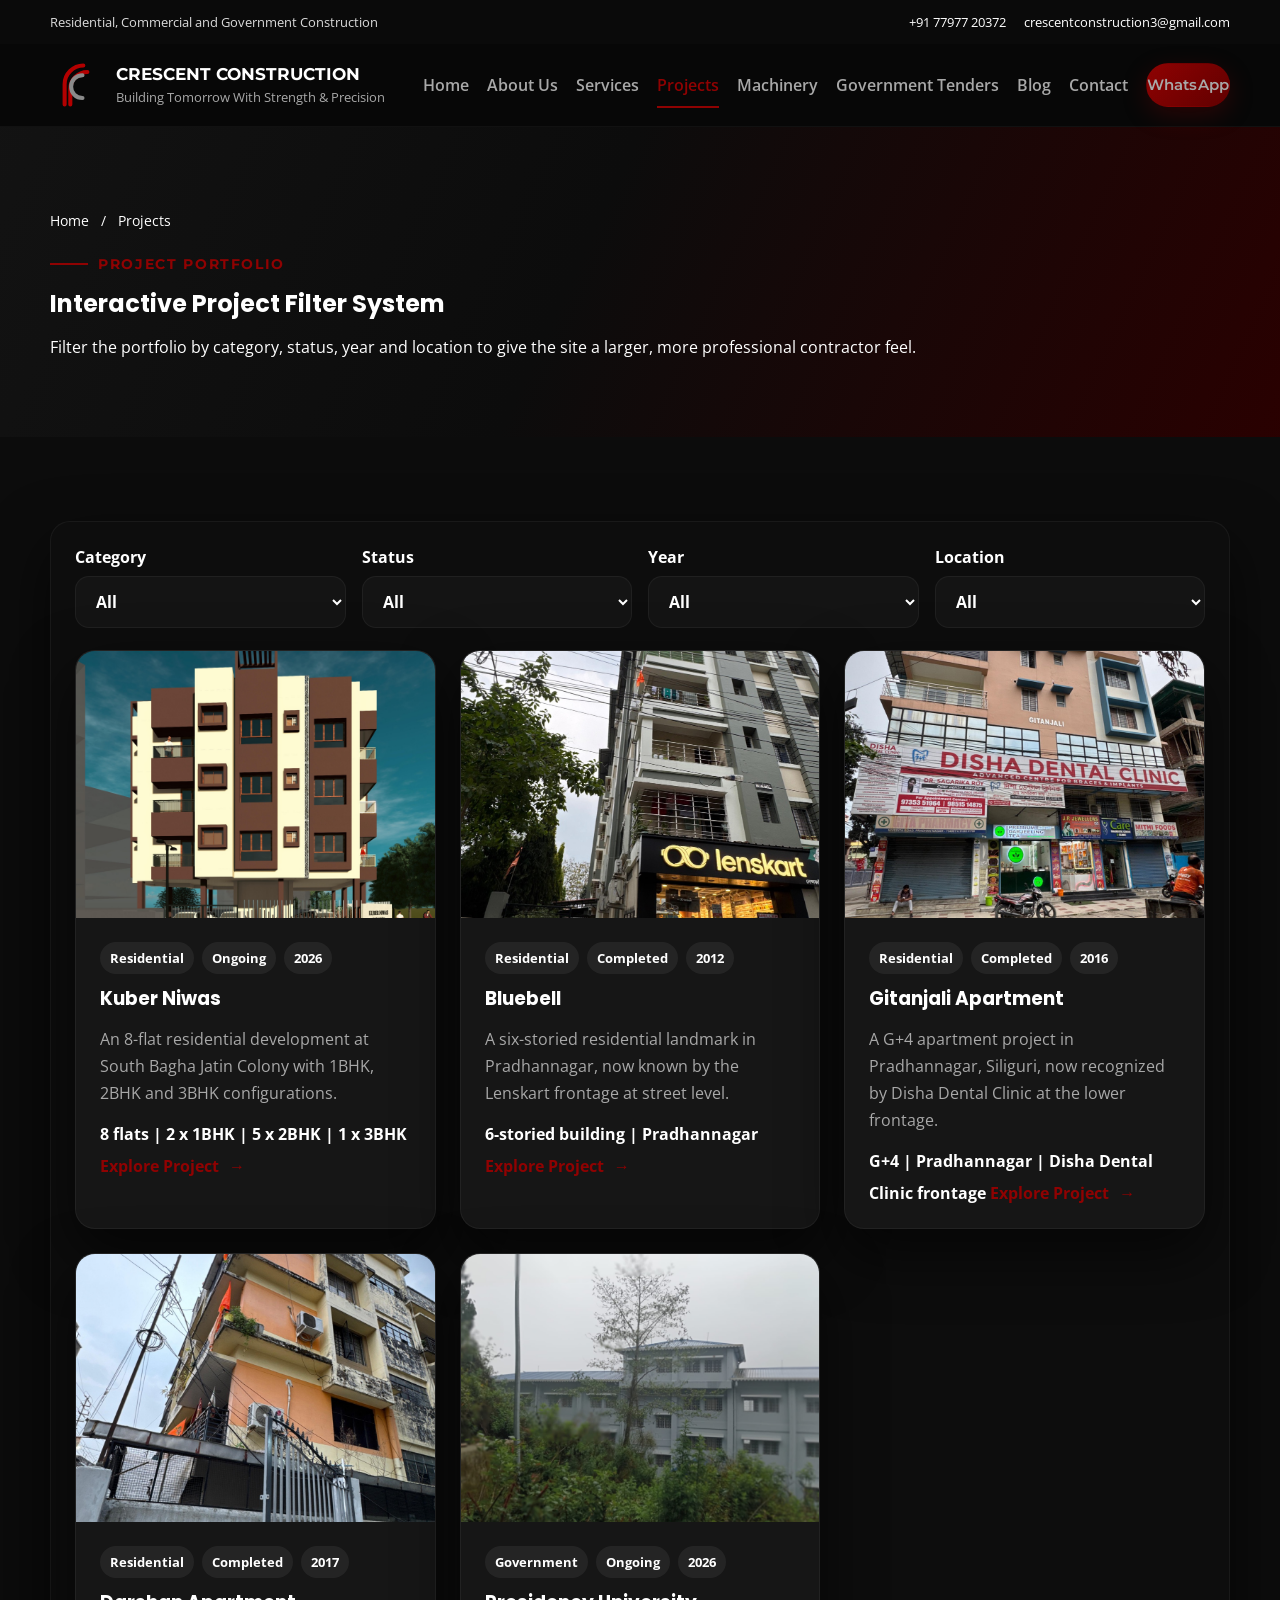
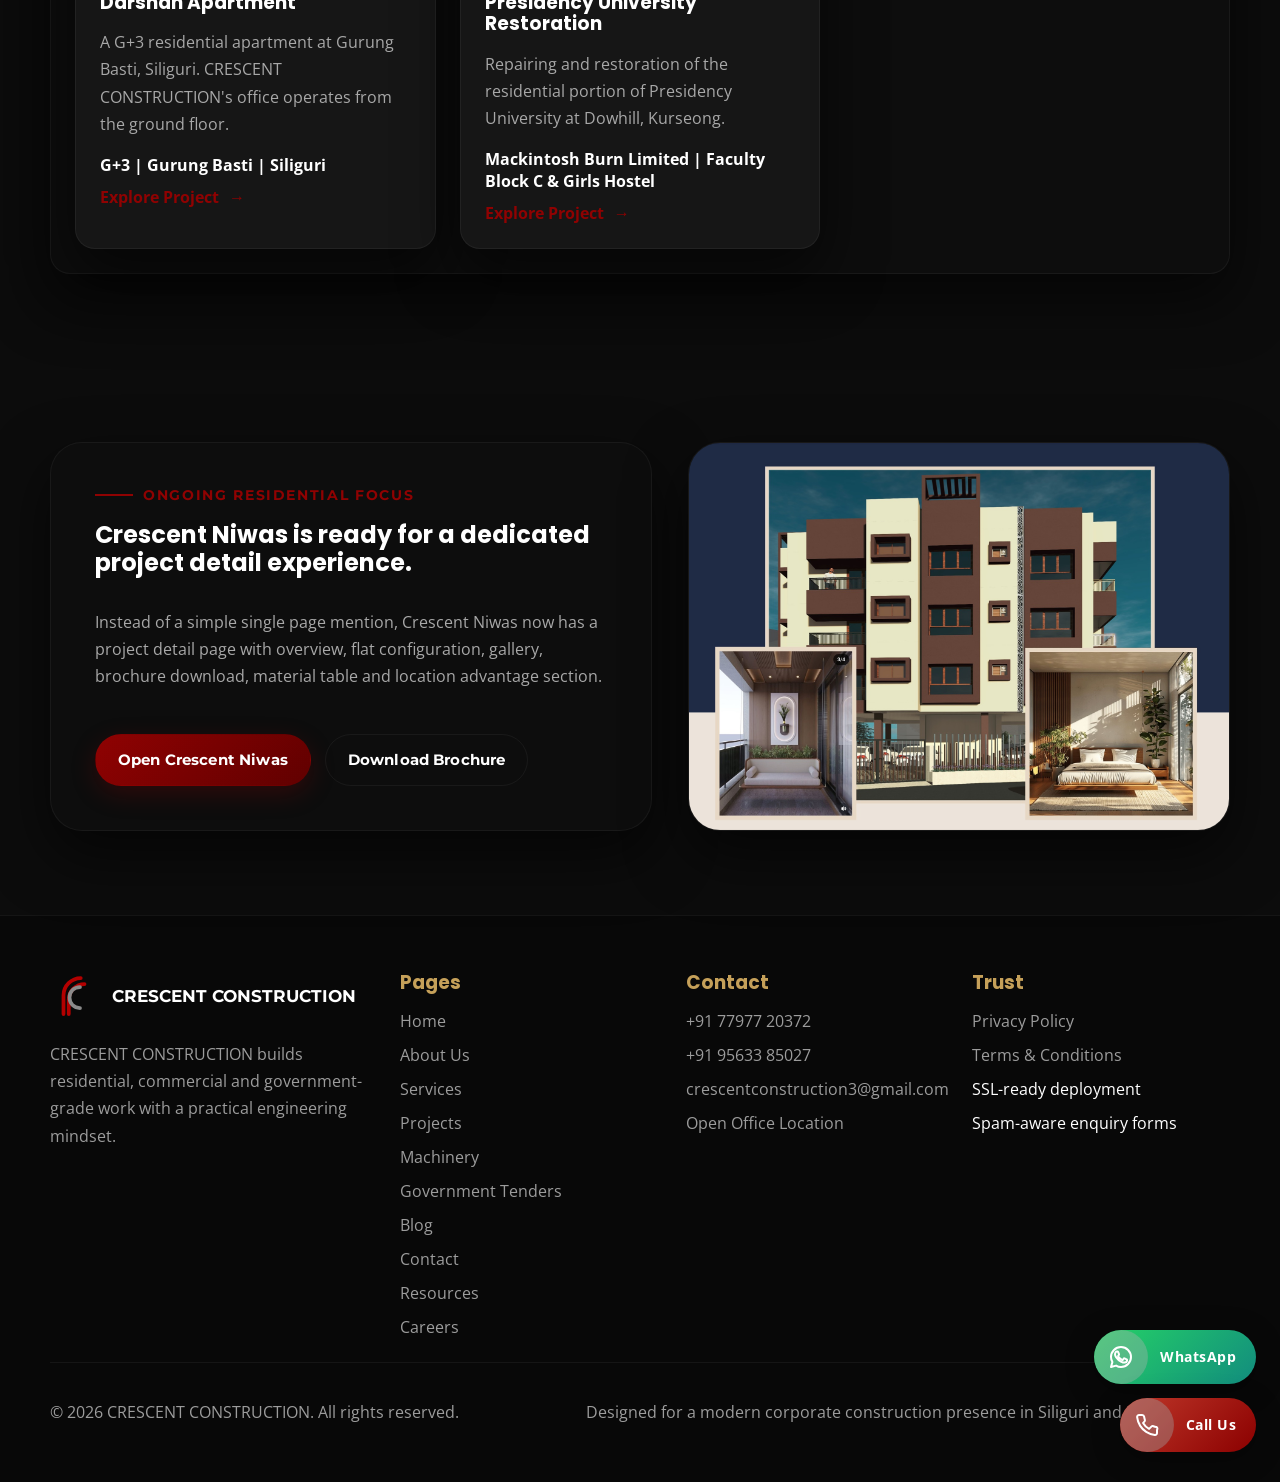
<file: projects.html>
<!DOCTYPE html>
<html lang="en">
<head>
  <meta charset="UTF-8">
  <meta name="viewport" content="width=device-width, initial-scale=1.0">
  <title>Projects | CRESCENT CONSTRUCTION</title>
  <meta name="description" content="Browse CRESCENT CONSTRUCTION projects across residential and government work, with filters for category, status, year and location.">
  <link rel="icon" type="image/svg+xml" href="assets/images/branding/favicon.svg">
  <link rel="stylesheet" href="assets/css/styles.css">
  <script>document.documentElement.dataset.theme=localStorage.getItem("kuber-theme")||"dark";</script>
  <script defer src="assets/js/site-data.js"></script>
  <script defer src="assets/js/main.js"></script>
</head>
<body data-page="projects">
  <div id="site-header"></div>

  <main>
    <section class="page-hero" style="--hero-image:url('/assets/images/projects/kuber/kuber-render-1.jpg')">
      <div class="container">
        <div class="breadcrumb"><a href="index.html">Home</a><span>/</span><span>Projects</span></div>
        <span class="eyebrow">Project Portfolio</span>
        <h1>Interactive Project Filter System</h1>
        <p>Filter the portfolio by category, status, year and location to give the site a larger, more professional contractor feel.</p>
      </div>
    </section>

    <section class="section">
      <div class="container filter-shell reveal" data-filter-shell>
        <div class="filter-bar">
          <label>Category
            <select data-filter="category">
              <option value="">All</option>
              <option value="Residential">Residential</option>
              <option value="Government">Government</option>
            </select>
          </label>
          <label>Status
            <select data-filter="status">
              <option value="">All</option>
              <option value="Completed">Completed</option>
              <option value="Ongoing">Ongoing</option>
            </select>
          </label>
          <label>Year
            <select data-filter="year">
              <option value="">All</option>
              <option value="2012">2012</option>
              <option value="2016">2016</option>
              <option value="2017">2017</option>
              <option value="2026">2026</option>
            </select>
          </label>
          <label>Location
            <select data-filter="location">
              <option value="">All</option>
              <option value="Pradhan Nagar">Pradhan Nagar</option>
              <option value="Pradhannagar">Pradhannagar</option>
              <option value="Gurung Basti">Gurung Basti</option>
              <option value="Kurseong">Kurseong</option>
            </select>
          </label>
        </div>
        <div class="cards-grid" data-render="projects" data-scope="all"></div>
        <p class="empty-state" data-filter-empty hidden>No projects match the selected filters.</p>
      </div>
    </section>

    <section class="section">
      <div class="container spotlight">
        <div class="spotlight-body reveal">
          <span class="eyebrow">Ongoing Residential Focus</span>
          <h2>Crescent Niwas is ready for a dedicated project detail experience.</h2>
          <p>
            Instead of a simple single page mention, Crescent Niwas now has a project detail page with overview,
            flat configuration, gallery, brochure download, material table and location advantage section.
          </p>
          <div class="hero-actions">
            <a class="btn" href="project-kuber-niwas.html">Open Crescent Niwas</a>
            <a class="btn-secondary" href="assets/docs/kuber-niwas-brochure.pdf">Download Brochure</a>
          </div>
        </div>
        <div class="spotlight-media reveal">
          <img src="assets/images/brochure/kuber-3d-showcase.jpg" alt="Crescent Niwas brochure showcase">
        </div>
      </div>
    </section>
  </main>

  <footer id="site-footer"></footer>
</body>
</html>
</file>
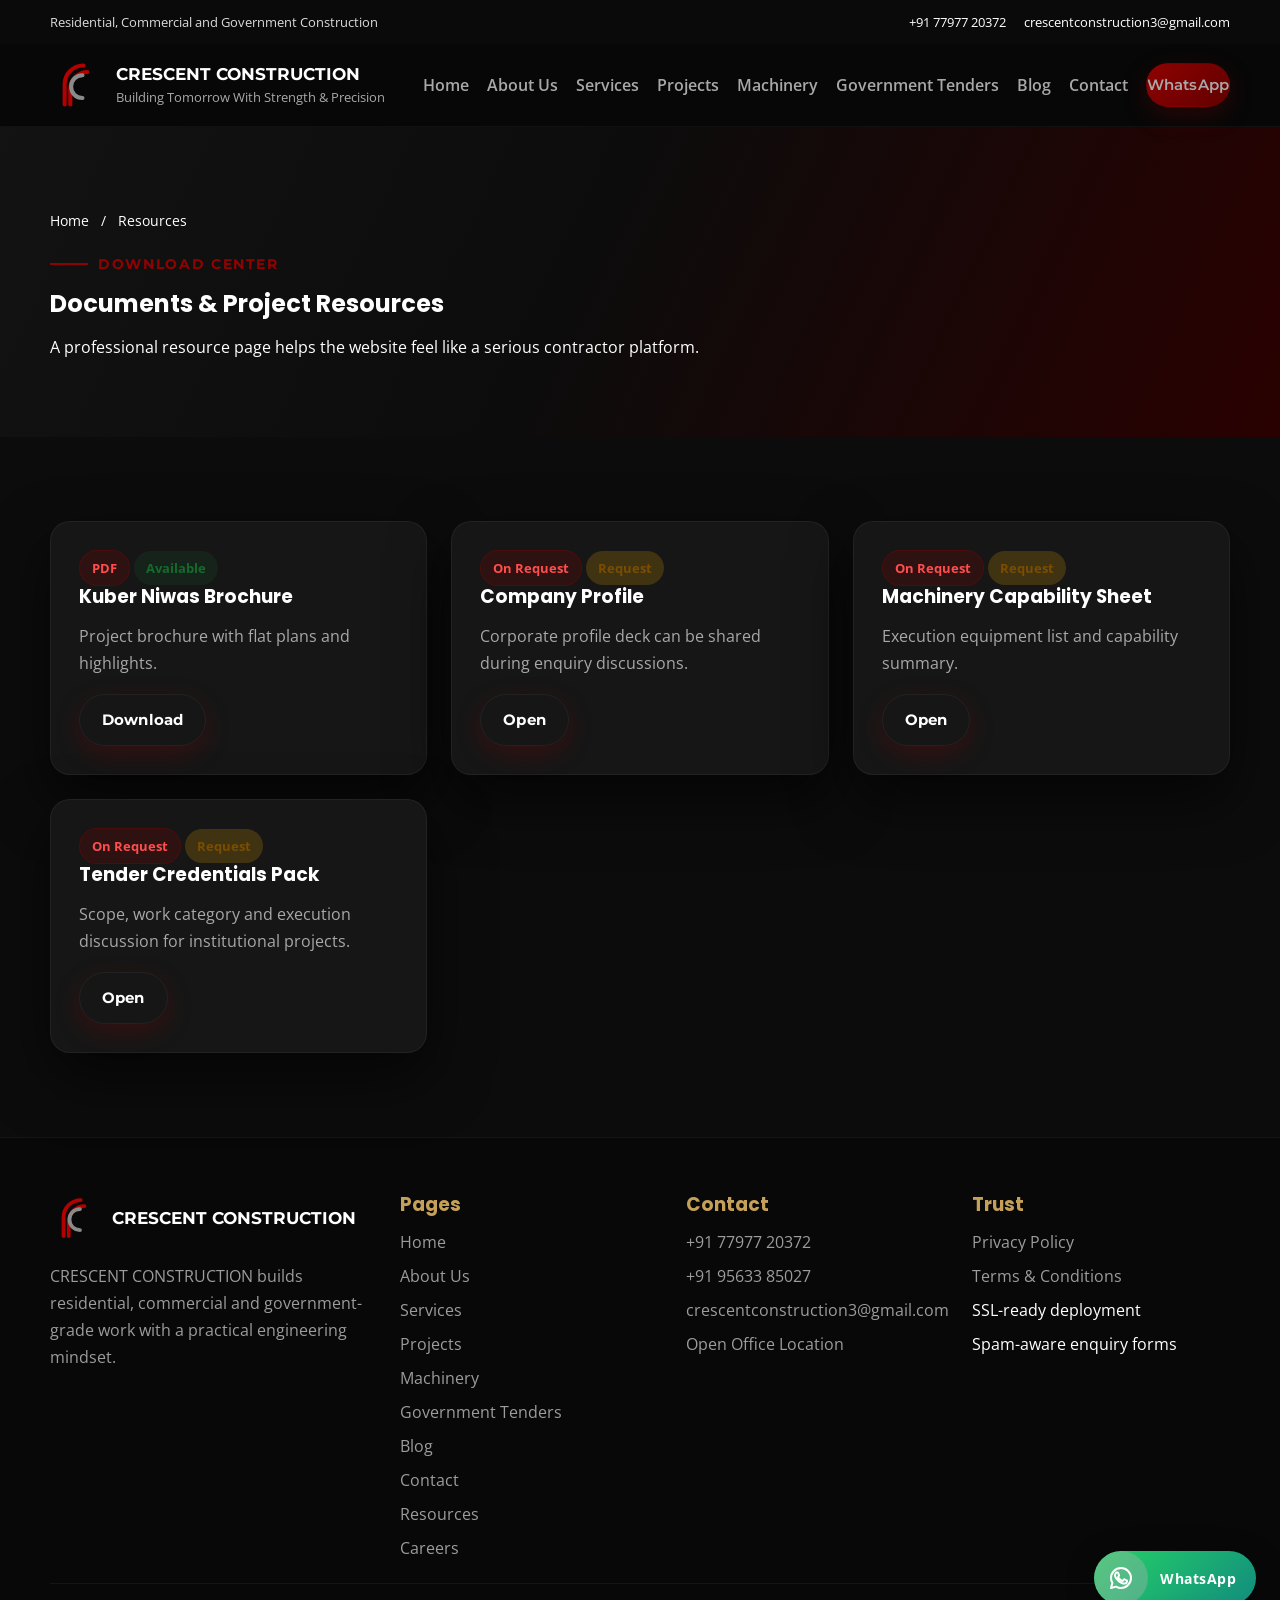
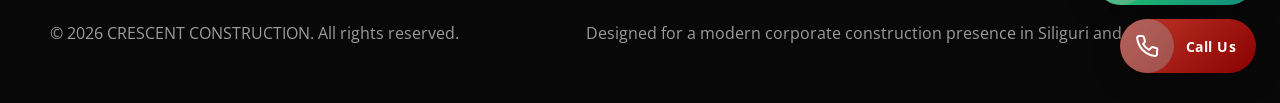
<file: resources.html>
<!DOCTYPE html>
<html lang="en">
<head>
  <meta charset="UTF-8">
  <meta name="viewport" content="width=device-width, initial-scale=1.0">
  <title>Resources | CRESCENT CONSTRUCTION</title>
  <meta name="description" content="Download project brochures and explore the CRESCENT CONSTRUCTION resource center for company profile and capability documents.">
  <link rel="icon" type="image/svg+xml" href="assets/images/branding/favicon.svg">
  <link rel="stylesheet" href="assets/css/styles.css">
  <script>document.documentElement.dataset.theme=localStorage.getItem("kuber-theme")||"dark";</script>
  <script defer src="assets/js/site-data.js"></script>
  <script defer src="assets/js/main.js"></script>
</head>
<body data-page="resources">
  <div id="site-header"></div>
  <main>
    <section class="page-hero" style="--hero-image:url('/assets/images/brochure/kuber-cover.jpg')">
      <div class="container">
        <div class="breadcrumb"><a href="index.html">Home</a><span>/</span><span>Resources</span></div>
        <span class="eyebrow">Download Center</span>
        <h1>Documents & Project Resources</h1>
        <p>A professional resource page helps the website feel like a serious contractor platform.</p>
      </div>
    </section>

    <section class="section">
      <div class="container">
        <div class="resource-grid" data-render="resources"></div>
      </div>
    </section>
  </main>
  <footer id="site-footer"></footer>
</body>
</html>
</file>
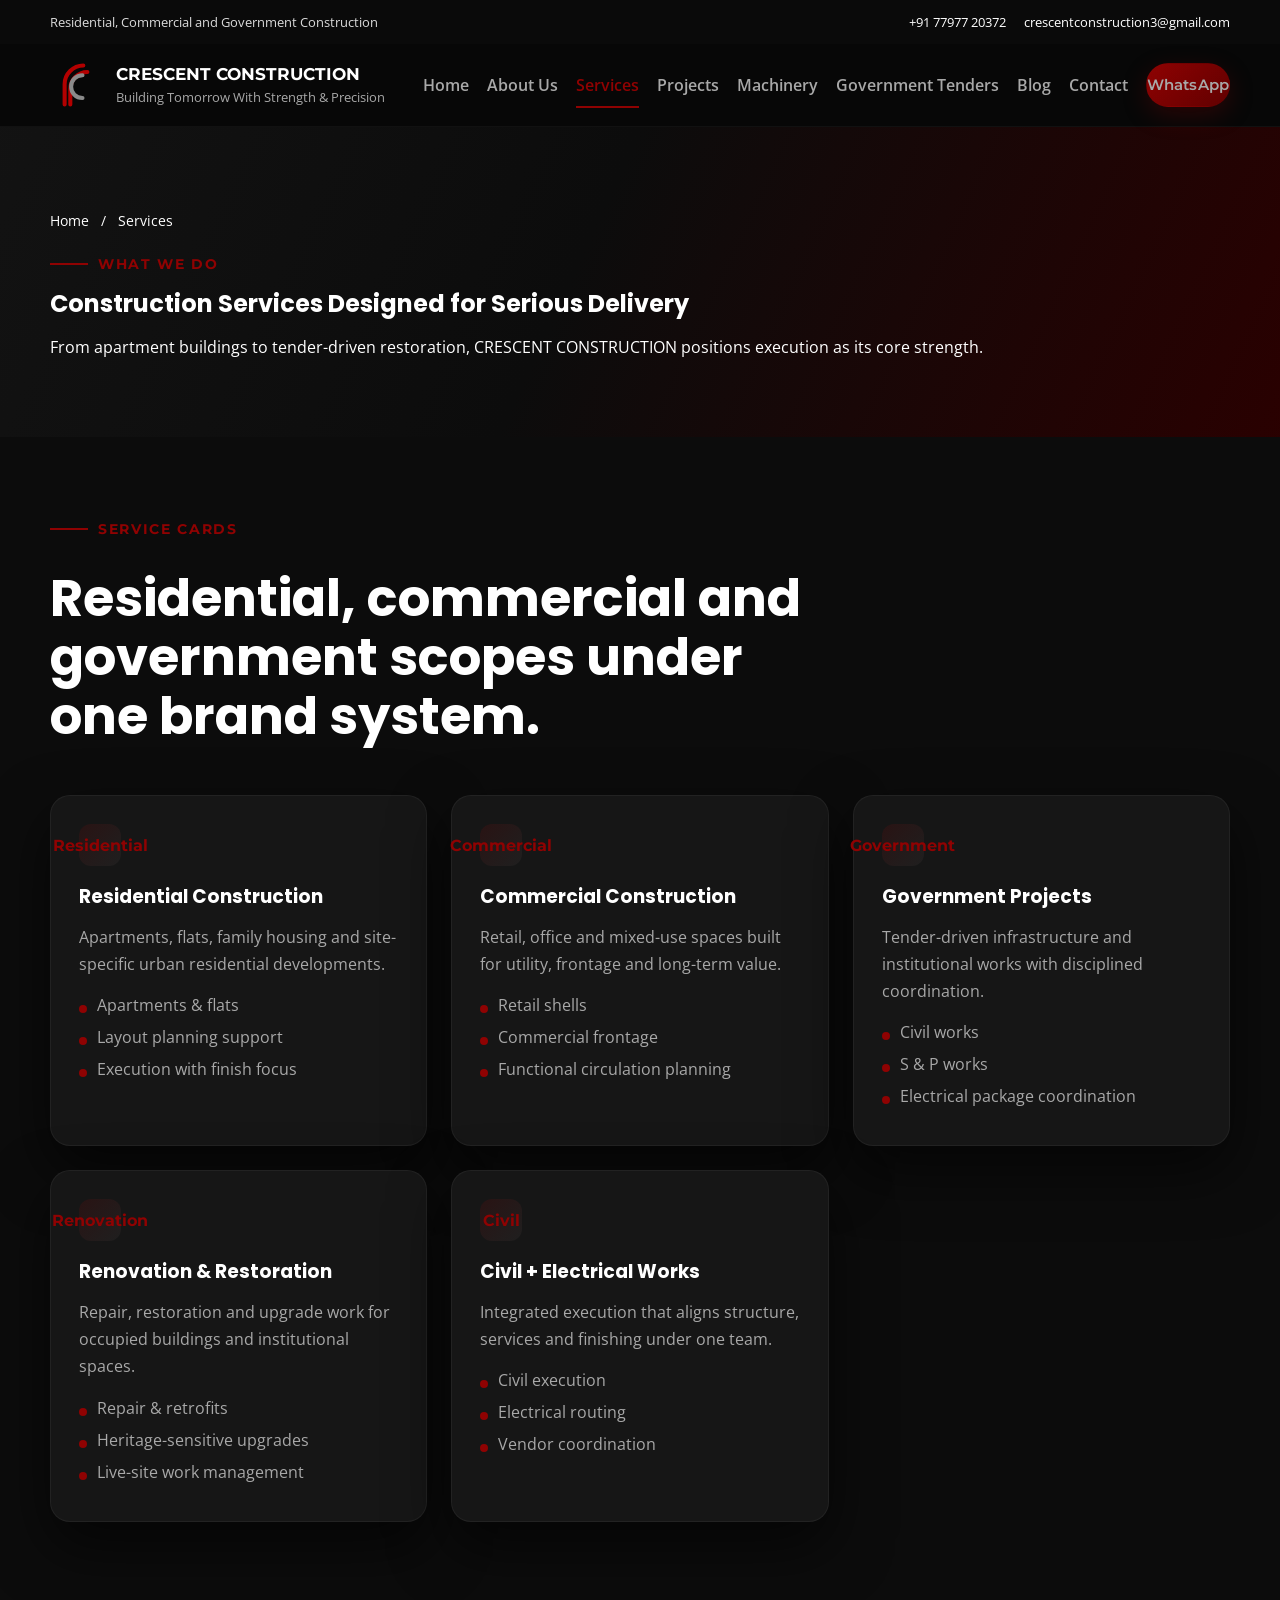
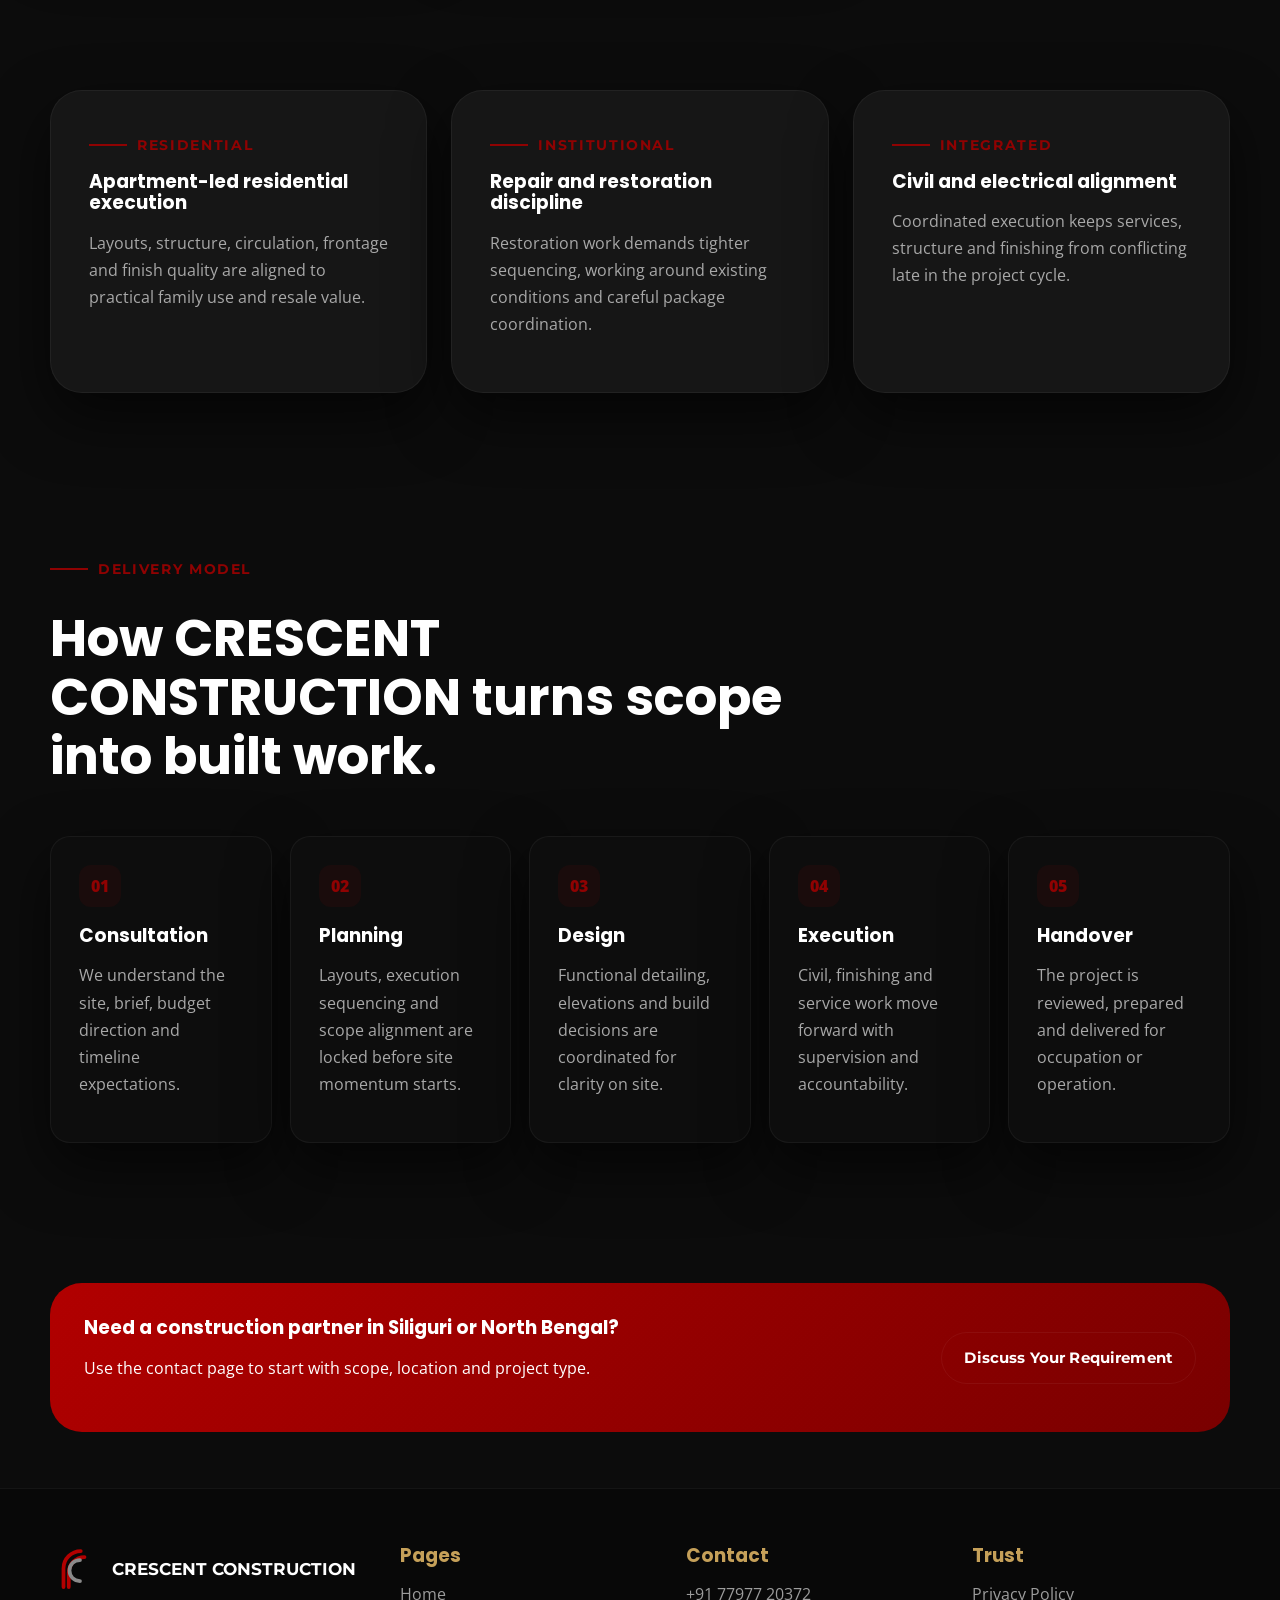
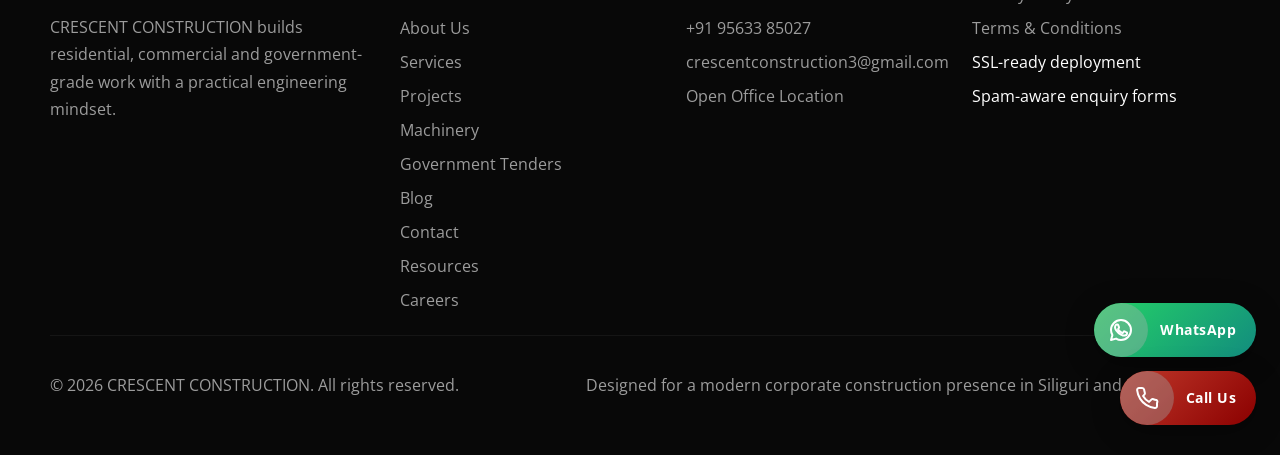
<file: services.html>
<!DOCTYPE html>
<html lang="en">
<head>
  <meta charset="UTF-8">
  <meta name="viewport" content="width=device-width, initial-scale=1.0">
  <title>Services | CRESCENT CONSTRUCTION</title>
  <meta name="description" content="Explore residential construction, commercial construction, renovation, government tender works and civil plus electrical execution by CRESCENT CONSTRUCTION.">
  <link rel="icon" type="image/svg+xml" href="assets/images/branding/favicon.svg">
  <link rel="stylesheet" href="assets/css/styles.css">
  <script>document.documentElement.dataset.theme=localStorage.getItem("kuber-theme")||"dark";</script>
  <script defer src="assets/js/site-data.js"></script>
  <script defer src="assets/js/main.js"></script>
</head>
<body data-page="services">
  <div id="site-header"></div>

  <main>
    <section class="page-hero" style="--hero-image:url('/assets/images/projects/government/presidency-6.jpeg')">
      <div class="container">
        <div class="breadcrumb"><a href="index.html">Home</a><span>/</span><span>Services</span></div>
        <span class="eyebrow">What We Do</span>
        <h1>Construction Services Designed for Serious Delivery</h1>
        <p>From apartment buildings to tender-driven restoration, CRESCENT CONSTRUCTION positions execution as its core strength.</p>
      </div>
    </section>

    <section class="section">
      <div class="container">
        <div class="section-head reveal">
          <span class="eyebrow">Service Cards</span>
          <h2>Residential, commercial and government scopes under one brand system.</h2>
        </div>
        <div class="cards-grid" data-render="services"></div>
      </div>
    </section>

    <section class="section">
      <div class="container grid-3">
        <article class="government-panel reveal">
          <span class="eyebrow">Residential</span>
          <h3>Apartment-led residential execution</h3>
          <p>Layouts, structure, circulation, frontage and finish quality are aligned to practical family use and resale value.</p>
        </article>
        <article class="government-panel reveal">
          <span class="eyebrow">Institutional</span>
          <h3>Repair and restoration discipline</h3>
          <p>Restoration work demands tighter sequencing, working around existing conditions and careful package coordination.</p>
        </article>
        <article class="government-panel reveal">
          <span class="eyebrow">Integrated</span>
          <h3>Civil and electrical alignment</h3>
          <p>Coordinated execution keeps services, structure and finishing from conflicting late in the project cycle.</p>
        </article>
      </div>
    </section>

    <section class="section">
      <div class="container">
        <div class="section-head reveal">
          <span class="eyebrow">Delivery Model</span>
          <h2>How CRESCENT CONSTRUCTION turns scope into built work.</h2>
        </div>
        <div class="process-grid" data-render="process"></div>
      </div>
    </section>

    <section class="section-tight">
      <div class="container">
        <div class="cta-band reveal">
          <div>
            <h3>Need a construction partner in Siliguri or North Bengal?</h3>
            <p>Use the contact page to start with scope, location and project type.</p>
          </div>
          <a class="btn-secondary" href="contact.html">Discuss Your Requirement</a>
        </div>
      </div>
    </section>
  </main>

  <footer id="site-footer"></footer>
</body>
</html>
</file>
<file: assets/css/styles.css>
@import url("https://fonts.googleapis.com/css2?family=Montserrat:wght@500;600;700&family=Open+Sans:wght@400;500;600&family=Poppins:wght@500;600;700&display=swap");

:root {
  --brand-red: #8f0202; /* Deeper crimson */
  --brand-gold: #c5a059; /* Premium gold accent */
  --steel: #8a8a8a;
  --charcoal: #0a0a0a; /* True deep premium black */
  --soft-white: #050505; /* Default Dark - Deeper black */
  --panel: #0d0d0d;
  --panel-alt: #141414;
  --concrete: #222222;
  --border: rgba(255, 255, 255, 0.05);
  --text: #e6e6e6;
  --text-soft: #a8a8a8;
  --heading: #ffffff;
  --shadow: 0 24px 60px rgba(0, 0, 0, 0.6);
  --shadow-hover: 0 32px 70px rgba(0, 0, 0, 0.8);
  --radius-lg: 32px;
  --radius-md: 20px;
  --radius-sm: 14px;
  --container: min(1180px, calc(100vw - 32px));
}

*,
*::before,
*::after {
  box-sizing: border-box;
}

html {
  scroll-behavior: smooth;
  background: #000;
  overflow-x: hidden;
}

body {
  margin: 0;
  font-family: "Open Sans", sans-serif;
  background-color: #000;
  color: var(--text);
  overflow-x: hidden;
  width: 100%;
  position: relative;
}

img {
  display: block;
  max-width: 100%;
}

a {
  color: inherit;
  text-decoration: none;
}

p {
  line-height: 1.7;
  color: var(--text-soft);
}

h1,
h2,
h3,
h4 {
  margin: 0 0 16px;
  color: var(--heading);
  font-family: "Poppins", "Montserrat", sans-serif;
  line-height: 1.15;
}

ul {
  margin: 0;
  padding: 0;
  list-style: none;
}

iframe {
  width: 100%;
  border: 0;
}

.container {
  width: var(--container);
  margin: 0 auto;
}

.section {
  padding: 84px 0;
}

.section-tight {
  padding: 56px 0;
}

.eyebrow {
  display: inline-flex;
  align-items: center;
  gap: 10px;
  margin-bottom: 18px;
  color: var(--brand-red);
  font-family: "Montserrat", sans-serif;
  font-size: 0.86rem;
  font-weight: 700;
  letter-spacing: 0.12em;
  text-transform: uppercase;
}

.eyebrow::before {
  content: "";
  width: 38px;
  height: 2px;
  background: var(--brand-red);
}

.section-head {
  display: grid;
  gap: 14px;
  margin-bottom: 34px;
}

.section-head.compact {
  margin-bottom: 26px;
}

.section-head h2 {
  max-width: 800px;
  font-size: clamp(2rem, 4vw, 3.2rem);
}

.section-head p {
  max-width: 760px;
}

.ai-spinner {
  width: 40px;
  height: 40px;
  border: 3px solid rgba(197, 160, 89, 0.3);
  border-radius: 50%;
  border-top-color: var(--brand-gold);
  animation: spin 1s ease-in-out infinite;
  margin: 0 auto 12px;
}

@keyframes spin {
  to { transform: rotate(360deg); }
}

.grid-2,
.grid-3,
.grid-4 {
  display: grid;
  gap: 24px;
}

.grid-2 {
  grid-template-columns: repeat(2, minmax(0, 1fr));
}

.grid-3 {
  grid-template-columns: repeat(3, minmax(0, 1fr));
}

.grid-4 {
  grid-template-columns: repeat(4, minmax(0, 1fr));
}

.card {
  background: var(--panel);
  border: 1px solid var(--border);
  border-radius: var(--radius-md);
  box-shadow: var(--shadow);
  transition: transform 0.3s ease, box-shadow 0.3s ease;
}

.card:hover {
  transform: translateY(-4px);
  box-shadow: var(--shadow-hover);
}

.pill,
.status-badge {
  display: inline-flex;
  align-items: center;
  justify-content: center;
  padding: 8px 12px;
  border-radius: 999px;
  font-size: 0.82rem;
  font-weight: 700;
}

.pill {
  color: var(--brand-red);
  background: rgba(179, 0, 0, 0.08);
}

.status-badge.available {
  color: #136b2b;
  background: rgba(30, 130, 60, 0.12);
}

.status-badge.request {
  color: #7a4d00;
  background: rgba(255, 180, 0, 0.18);
}

.btn,
.btn-outline,
.btn-secondary {
  display: inline-flex;
  align-items: center;
  justify-content: center;
  gap: 10px;
  min-height: 52px;
  padding: 0 22px;
  border-radius: 999px;
  border: 1px solid transparent;
  font-family: "Montserrat", sans-serif;
  font-size: 0.92rem;
  font-weight: 700;
  letter-spacing: 0.01em;
  transition: transform 0.2s ease, background 0.2s ease, border-color 0.2s ease;
}

.btn:hover,
.btn-outline:hover,
.btn-secondary:hover,
.text-link:hover {
  transform: translateY(-2px);
}

.btn {
  color: #fff;
  background: linear-gradient(135deg, var(--brand-red), #610000);
  box-shadow: 0 8px 24px rgba(143, 2, 2, 0.25);
}

.btn:hover {
  box-shadow: 0 12px 30px rgba(143, 2, 2, 0.35);
}

.btn-outline {
  color: var(--heading);
  border-color: rgba(255, 255, 255, 0.3);
  background: rgba(255, 255, 255, 0.08);
  backdrop-filter: blur(8px);
}

.btn-secondary {
  color: var(--heading);
  background: transparent;
  border-color: var(--border);
}

.btn-sm {
  min-height: 44px;
  padding: 0 18px;
}

.text-link {
  display: inline-flex;
  align-items: center;
  gap: 10px;
  margin-top: 10px;
  color: var(--brand-red);
  font-weight: 700;
}

.text-link::after {
  content: "→";
}

.topbar {
  background: var(--charcoal);
  color: #fff;
  font-size: 0.84rem;
}

.topbar-inner {
  display: flex;
  justify-content: space-between;
  align-items: center;
  gap: 20px;
  min-height: 44px;
}

.topbar-inner p {
  margin: 0;
  color: rgba(255, 255, 255, 0.85);
}

.topbar-links {
  display: flex;
  gap: 18px;
}

.navbar-shell {
  position: sticky;
  top: 0;
  z-index: 40;
  background: rgba(250, 250, 250, 0.7);
  backdrop-filter: blur(24px) saturate(1.8);
  -webkit-backdrop-filter: blur(24px) saturate(1.8);
  border-bottom: 1px solid rgba(0, 0, 0, 0.04);
}

html[data-theme="dark"] .navbar-shell {
  background: rgba(10, 10, 10, 0.7);
  border-bottom: 1px solid rgba(255, 255, 255, 0.04);
}

.navbar {
  display: flex;
  align-items: center;
  justify-content: space-between;
  min-height: 82px;
  gap: 20px;
}

.brand {
  display: inline-flex;
  align-items: center;
  gap: 14px;
}

.brand img {
  width: 52px;
  height: 52px;
}

.brand span {
  display: grid;
  gap: 4px;
}

.brand strong {
  font-size: 1.05rem;
  font-family: "Montserrat", sans-serif;
}

.brand small {
  color: var(--text-soft);
}

.site-nav {
  display: flex;
  align-items: center;
  gap: 18px;
}

.site-nav a {
  padding: 10px 0;
  color: var(--text-soft);
  font-weight: 600;
}

.site-nav a.active {
  color: var(--brand-red);
}

.nav-toggle {
  display: none;
  border: 1px solid var(--border);
  background: var(--panel);
  color: var(--heading);
  border-radius: 999px;
  min-height: 44px;
  padding: 0 16px;
  font-weight: 700;
}

.hero {
  position: relative;
  overflow: hidden;
  padding: 116px 0 92px;
  background:
    linear-gradient(115deg, rgba(15, 15, 15, 0.9), rgba(15, 15, 15, 0.56) 48%, rgba(179, 0, 0, 0.52)),
    var(--hero-image, linear-gradient(120deg, #2c2c2c, #101010));
  background-size: cover;
  background-position: center;
  color: #fff;
}

.hero::after {
  content: "";
  position: absolute;
  inset: auto 0 -120px;
  height: 220px;
  background:
    linear-gradient(90deg, rgba(179, 0, 0, 0.2), transparent 40%),
    radial-gradient(circle at 80% 40%, rgba(255, 255, 255, 0.08), transparent 25%);
}

.hero-grid {
  position: relative;
  z-index: 1;
  display: grid;
  grid-template-columns: minmax(0, 1.2fr) minmax(340px, 0.8fr);
  gap: 36px;
  align-items: center;
}

.hero-copy h1 {
  color: #fff;
  font-size: clamp(2.6rem, 5vw, 5rem);
  max-width: 760px;
}

.hero-copy p {
  max-width: 640px;
  color: rgba(255, 255, 255, 0.84);
}

.hero-actions {
  display: flex;
  flex-wrap: wrap;
  gap: 14px;
  margin-top: 28px;
}

.hero-panel {
  padding: 28px;
  border-radius: var(--radius-lg);
  background: rgba(255, 255, 255, 0.08);
  border: 1px solid rgba(255, 255, 255, 0.18);
  backdrop-filter: blur(12px);
}

.hero-panel h3,
.hero-panel p,
.hero-panel li {
  color: #fff;
}

.hero-badges {
  display: flex;
  flex-wrap: wrap;
  gap: 12px;
  margin-top: 28px;
}

.hero-badge {
  padding: 12px 16px;
  border-radius: 14px;
  background: rgba(255, 255, 255, 0.09);
  border: 1px solid rgba(255, 255, 255, 0.15);
}

.hero-badge strong {
  display: block;
  font-family: "Montserrat", sans-serif;
}

.info-strip,
.stats-grid,
.cards-grid,
.feature-cards,
.blog-grid,
.resource-grid,
.role-grid {
  display: grid;
  gap: 24px;
}

.info-strip,
.stats-grid,
.feature-cards,
.resource-grid,
.role-grid {
  grid-template-columns: repeat(3, minmax(0, 1fr));
}

.cards-grid,
.blog-grid {
  grid-template-columns: repeat(3, minmax(0, 1fr));
}

.info-card,
.stat-card,
.service-card,
.machine-card,
.blog-card,
.download-card,
.certification-card,
.role-card {
  padding: 28px;
}

.card-kicker {
  display: inline-flex;
  width: 42px;
  height: 42px;
  align-items: center;
  justify-content: center;
  margin-bottom: 20px;
  border-radius: 12px;
  background: linear-gradient(135deg, rgba(179, 0, 0, 0.12), rgba(138, 138, 138, 0.08));
  color: var(--brand-red);
  font-family: "Montserrat", sans-serif;
  font-weight: 700;
}

.feature-list li,
.detail-list li {
  position: relative;
  padding-left: 18px;
  margin-bottom: 10px;
  color: var(--text-soft);
}

.feature-list li::before,
.detail-list li::before {
  content: "";
  position: absolute;
  left: 0;
  top: 11px;
  width: 8px;
  height: 8px;
  border-radius: 50%;
  background: var(--brand-red);
}

.stat-card {
  text-align: left;
}

.stat-number {
  display: block;
  margin-bottom: 16px;
  font-size: clamp(2.4rem, 6vw, 3.8rem);
  font-family: "Montserrat", sans-serif;
  color: var(--brand-red);
}

.spotlight {
  display: grid;
  grid-template-columns: minmax(0, 1fr) minmax(360px, 0.9fr);
  gap: 36px;
  align-items: stretch;
}

.spotlight-media {
  min-height: 100%;
  overflow: hidden;
  border-radius: var(--radius-lg);
  border: 1px solid var(--border);
  box-shadow: var(--shadow);
}

.spotlight-media img {
  width: 100%;
  height: 100%;
  object-fit: cover;
}

.spotlight-body {
  padding: 44px;
  background: var(--panel);
  border-radius: var(--radius-lg);
  border: 1px solid var(--border);
  box-shadow: var(--shadow);
  display: flex;
  flex-direction: column;
  justify-content: center;
}

.project-card {
  overflow: hidden;
}

.project-image {
  aspect-ratio: 1.1 / 0.82;
  overflow: hidden;
}

.project-image img {
  width: 100%;
  height: 100%;
  object-fit: cover;
  transition: transform 0.35s ease;
}

.project-card:hover .project-image img {
  transform: scale(1.04);
}

.project-body {
  padding: 24px;
}

.project-meta {
  display: flex;
  flex-wrap: wrap;
  gap: 8px;
  margin-bottom: 14px;
}

.project-meta span {
  padding: 7px 10px;
  border-radius: 999px;
  background: rgba(138, 138, 138, 0.12);
  font-size: 0.8rem;
  font-weight: 700;
}

.slider-shell {
  position: relative;
}

.slider-actions {
  display: flex;
  justify-content: flex-end;
  gap: 12px;
  margin-bottom: 18px;
}

.slider-button {
  width: 48px;
  height: 48px;
  border-radius: 50%;
  border: 1px solid var(--border);
  background: var(--panel);
  font-size: 1.3rem;
}

.slider-track {
  display: grid;
  grid-auto-flow: column;
  grid-auto-columns: minmax(280px, 320px);
  gap: 20px;
  overflow-x: auto;
  scroll-snap-type: x mandatory;
  padding-bottom: 12px;
}

.slider-track > * {
  scroll-snap-align: start;
}

.machine-card {
  min-height: 220px;
}

.government-panel,
.map-card,
.policy-card,
.contact-card,
.form-card,
.timeline-card,
.calculator-card {
  padding: 38px;
  background: var(--panel);
  border-radius: var(--radius-lg);
  border: 1px solid var(--border);
  box-shadow: var(--shadow);
}

.filter-shell {
  padding: 24px;
  background: var(--panel);
  border-radius: var(--radius-md);
  border: 1px solid var(--border);
  box-shadow: var(--shadow);
}

.filter-bar {
  display: grid;
  grid-template-columns: repeat(4, minmax(0, 1fr));
  gap: 16px;
  margin-bottom: 22px;
}

.filter-bar label,
.form-grid label {
  display: grid;
  gap: 8px;
  font-weight: 700;
  color: var(--heading);
}

select,
input,
textarea {
  width: 100%;
  border: 1px solid var(--border);
  background: var(--panel-alt);
  color: var(--heading);
  border-radius: 14px;
  min-height: 52px;
  padding: 0 16px;
  font: inherit;
}

textarea {
  min-height: 140px;
  padding: 14px 16px;
  resize: vertical;
}

.hidden,
[hidden] {
  display: none !important;
}

.empty-state {
  padding: 18px 0 0;
  color: var(--text-soft);
}

.detail-grid {
  display: grid;
  grid-template-columns: minmax(0, 1.15fr) minmax(320px, 0.85fr);
  gap: 32px;
}

.detail-panel,
.gallery-panel {
  padding: 30px;
  background: var(--panel);
  border-radius: var(--radius-lg);
  border: 1px solid var(--border);
  box-shadow: var(--shadow);
}

.metric-grid {
  display: grid;
  grid-template-columns: repeat(4, minmax(0, 1fr));
  gap: 16px;
}

.metric-box {
  padding: 18px;
  border-radius: 18px;
  background: var(--panel-alt);
}

.metric-box strong {
  display: block;
  margin-bottom: 8px;
  color: var(--brand-red);
  font-size: 1.3rem;
  font-family: "Montserrat", sans-serif;
}

.gallery-grid {
  display: grid;
  grid-template-columns: repeat(3, minmax(0, 1fr));
  gap: 16px;
}

.gallery-grid a,
.plan-grid a {
  overflow: hidden;
  border-radius: 16px;
  border: 1px solid var(--border);
}

.gallery-grid img,
.plan-grid img {
  width: 100%;
  height: 100%;
  object-fit: cover;
}

.plan-grid {
  display: grid;
  grid-template-columns: repeat(2, minmax(0, 1fr));
  gap: 18px;
}

.plan-card {
  background: var(--panel);
  border-radius: var(--radius-md);
  border: 1px solid var(--border);
  box-shadow: var(--shadow);
  overflow: hidden;
}

.plan-card-body {
  padding: 18px;
}

.timeline {
  display: grid;
  gap: 18px;
}

.timeline-item {
  display: grid;
  grid-template-columns: 110px minmax(0, 1fr);
  gap: 20px;
  padding: 20px 0;
  border-bottom: 1px solid var(--border);
}

.timeline-item strong {
  color: var(--brand-red);
  font-family: "Montserrat", sans-serif;
}

.process-grid {
  display: grid;
  grid-template-columns: repeat(5, minmax(0, 1fr));
  gap: 18px;
}

.process-step {
  padding: 28px;
  border-radius: var(--radius-md);
  background: var(--panel);
  border: 1px solid var(--border);
  box-shadow: var(--shadow);
  transition: transform 0.3s ease, box-shadow 0.3s ease;
}

.process-step:hover {
  transform: translateY(-4px);
  box-shadow: var(--shadow-hover);
}

.process-step span {
  display: inline-flex;
  width: 42px;
  height: 42px;
  align-items: center;
  justify-content: center;
  margin-bottom: 18px;
  border-radius: 12px;
  background: rgba(179, 0, 0, 0.08);
  color: var(--brand-red);
  font-weight: 800;
}

.service-area-grid {
  display: grid;
  grid-template-columns: minmax(0, 1fr) minmax(0, 1fr);
  gap: 28px;
}

.service-map {
  position: relative;
  overflow: hidden;
  min-height: 360px;
  padding: 26px;
  border-radius: var(--radius-lg);
  background:
    linear-gradient(155deg, rgba(179, 0, 0, 0.1), transparent 32%),
    linear-gradient(135deg, rgba(138, 138, 138, 0.18), transparent 55%),
    var(--panel);
  border: 1px solid var(--border);
  box-shadow: var(--shadow);
}

.service-map::before,
.service-map::after {
  content: "";
  position: absolute;
  border-radius: 999px;
  background: rgba(179, 0, 0, 0.14);
}

.service-map::before {
  width: 190px;
  height: 190px;
  right: -40px;
  top: -70px;
}

.service-map::after {
  width: 260px;
  height: 260px;
  left: -110px;
  bottom: -100px;
}

.city-points {
  position: relative;
  z-index: 1;
  display: grid;
  gap: 14px;
}

.city-point {
  display: flex;
  align-items: center;
  justify-content: space-between;
  gap: 18px;
  padding: 16px 18px;
  background: rgba(255, 255, 255, 0.72);
  border-radius: 14px;
  border: 1px solid rgba(255, 255, 255, 0.6);
}

html[data-theme="dark"] .city-point {
  background: rgba(17, 17, 17, 0.78);
  border-color: rgba(255, 255, 255, 0.08);
}

.faq-list {
  display: grid;
  gap: 12px;
}

.faq-item {
  border: 1px solid var(--border);
  border-radius: 18px;
  background: var(--panel);
  box-shadow: var(--shadow);
}

.faq-question {
  width: 100%;
  padding: 22px 24px;
  border: 0;
  background: transparent;
  color: var(--heading);
  display: flex;
  align-items: center;
  justify-content: space-between;
  gap: 24px;
  text-align: left;
  font: inherit;
  font-weight: 700;
}

.faq-answer {
  display: none;
  padding: 0 24px 24px;
}

.faq-item.open .faq-answer {
  display: block;
}

.contact-grid,
.forms-grid {
  display: grid;
  grid-template-columns: repeat(2, minmax(0, 1fr));
  gap: 24px;
}

.form-grid {
  display: grid;
  gap: 16px;
}

.form-row-2 {
  display: grid;
  grid-template-columns: repeat(2, minmax(0, 1fr));
  gap: 16px;
}

.form-response {
  min-height: 24px;
  margin-top: 14px;
  color: var(--brand-red);
  font-weight: 700;
}

.calculator-result {
  margin-top: 18px;
  padding: 18px;
  border-radius: 18px;
  background: rgba(179, 0, 0, 0.06);
}

.calculator-result strong,
.calculator-result span,
.calculator-result small {
  display: block;
}

.calculator-result span {
  margin: 10px 0 8px;
  color: var(--heading);
  font-size: 1.2rem;
  font-weight: 700;
}

.cta-band {
  padding: 34px;
  border-radius: var(--radius-lg);
  background:
    linear-gradient(135deg, rgba(179, 0, 0, 0.95), rgba(120, 0, 0, 0.95)),
    var(--brand-red);
  color: #fff;
  display: flex;
  justify-content: space-between;
  align-items: center;
  gap: 20px;
}

.cta-band h3,
.cta-band p {
  color: #fff;
}

.page-hero {
  padding: 84px 0 60px;
  background:
    linear-gradient(115deg, rgba(20, 20, 20, 0.92), rgba(20, 20, 20, 0.6) 45%, rgba(179, 0, 0, 0.3)),
    var(--hero-image, linear-gradient(135deg, #212121, #101010));
  background-size: cover;
  background-position: center;
  color: #fff;
}

.page-hero h1,
.page-hero p,
.page-hero .breadcrumb a,
.page-hero .breadcrumb span {
  color: #fff;
}

.breadcrumb {
  display: flex;
  flex-wrap: wrap;
  gap: 12px;
  margin-bottom: 18px;
  font-size: 0.9rem;
}

.footer-grid {
  display: grid;
  grid-template-columns: 1.25fr repeat(3, minmax(0, 1fr));
  gap: 28px;
  padding: 56px 0 24px;
}

.footer-brand img {
  width: 48px;
  height: 48px;
}

.footer-links {
  display: grid;
  gap: 12px;
}

.footer-copy {
  max-width: 360px;
}

.footer-base {
  display: flex;
  justify-content: space-between;
  gap: 20px;
  padding: 20px 0 40px;
  border-top: 1px solid var(--border);
}

/* ===== PREMIUM FLOATING CONTACT BUTTONS ===== */
.floating-actions {
  position: fixed !important;
  right: 24px !important;
  bottom: 30px !important;
  left: auto !important;
  z-index: 999999 !important;
  display: flex !important;
  flex-direction: column;
  gap: 14px;
  pointer-events: auto;
  align-items: flex-end;
}

.floating-btn {
  display: flex;
  align-items: center;
  gap: 10px;
  padding: 0 20px 0 0;
  height: 54px;
  border-radius: 50px;
  cursor: pointer;
  position: relative;
  text-decoration: none;
  font-family: inherit;
  font-weight: 700;
  font-size: 0.9rem;
  letter-spacing: 0.3px;
  overflow: hidden;
  transition: all 0.35s cubic-bezier(0.175, 0.885, 0.32, 1.275);
  box-shadow: 0 6px 28px rgba(0,0,0,0.35);
  border: none;
  white-space: nowrap;
}

.floating-btn .fb-icon {
  width: 54px;
  height: 54px;
  border-radius: 50%;
  display: flex;
  align-items: center;
  justify-content: center;
  flex-shrink: 0;
  position: relative;
}

.floating-btn .fb-icon svg {
  width: 24px;
  height: 24px;
  stroke: #fff;
  fill: none;
  stroke-width: 2;
  stroke-linecap: round;
  stroke-linejoin: round;
  position: relative;
  z-index: 1;
}

.floating-btn .fb-label {
  color: #fff;
  font-size: 0.88rem;
  font-weight: 700;
  letter-spacing: 0.5px;
  margin-left: 2px;
  transition: opacity 0.3s ease, max-width 0.4s ease;
  max-width: 120px;
  opacity: 1;
}

/* Call Button */
.call-btn {
  background: linear-gradient(135deg, #c0392b, #8B0000);
}

.call-btn .fb-icon {
  background: rgba(0,0,0,0.2);
}

/* WhatsApp Button */
.wa-btn {
  background: linear-gradient(135deg, #25D366, #128C7E);
}

.wa-btn .fb-icon {
  background: rgba(0,0,0,0.15);
}

/* Hover Effects */
.floating-btn:hover {
  transform: scale(1.06) translateY(-3px);
  box-shadow: 0 14px 40px rgba(0,0,0,0.5);
}

/* Pulse Ring Animation */
.floating-btn .fb-icon::before {
  content: "";
  position: absolute;
  inset: 0;
  border-radius: 50%;
  background: inherit;
  animation: premiumPulse 2.5s ease-out infinite;
  z-index: 0;
  background: rgba(255,255,255,0.25);
}

@keyframes premiumPulse {
  0%   { transform: scale(1);   opacity: 0.7; }
  70%  { transform: scale(1.6); opacity: 0; }
  100% { transform: scale(1.6); opacity: 0; }
}


.lightbox {
  position: fixed;
  inset: 0;
  display: none;
  place-items: center;
  padding: 32px;
  background: rgba(0, 0, 0, 0.86);
  z-index: 70;
}

.lightbox.open {
  display: grid;
}

.lightbox img {
  max-width: min(1100px, 92vw);
  max-height: 78vh;
  border-radius: 20px;
}

.lightbox p {
  margin-top: 16px;
  color: #fff;
}

.lightbox-close {
  position: absolute;
  top: 18px;
  right: 18px;
  width: 48px;
  height: 48px;
  border-radius: 50%;
  border: 0;
  background: rgba(255, 255, 255, 0.12);
  color: #fff;
  font-size: 1.7rem;
}

/* Animated Success Modal */
.success-modal {
  position: fixed;
  inset: 0;
  display: flex;
  align-items: center;
  justify-content: center;
  background: rgba(0, 0, 0, 0.85);
  backdrop-filter: blur(12px);
  z-index: 999999;
  opacity: 0;
  visibility: hidden;
  transition: opacity 0.4s ease, visibility 0.4s ease;
}

.success-modal.active {
  opacity: 1;
  visibility: visible;
}

.success-content {
  background: #0d0d0d;
  border: 1px solid rgba(255,255,255,0.1);
  border-radius: var(--radius-lg);
  padding: 48px;
  text-align: center;
  max-width: 460px;
  width: 90%;
  box-shadow: 0 40px 100px rgba(0, 0, 0, 0.9);
  transform: scale(0.8) translateY(20px);
  opacity: 0;
  transition: all 0.6s cubic-bezier(0.175, 0.885, 0.32, 1.275);
}

.success-modal.active .success-content {
  transform: scale(1) translateY(0);
  opacity: 1;
}

.success-icon {
  width: 96px;
  height: 96px;
  border-radius: 50%;
  background: rgba(37, 211, 102, 0.1);
  display: flex;
  align-items: center;
  justify-content: center;
  margin: 0 auto 24px;
}

.success-icon svg {
  width: 44px;
  height: 44px;
  stroke: #25D366;
  stroke-dasharray: 100;
  stroke-dashoffset: 100;
}

.success-modal.active .success-icon svg {
  animation: drawCheck 0.8s ease forwards 0.3s;
}

@keyframes drawCheck {
  to {
    stroke-dashoffset: 0;
  }
}

.success-content h2 {
  font-size: 2rem;
  margin-bottom: 12px;
  color: #fff;
}

.success-content p {
  color: #a8a8a8;
  margin-bottom: 36px;
  line-height: 1.6;
}

.success-content .btn {
  width: 100%;
}

.reveal {
  opacity: 1;
  transform: none;
  transition: opacity 0.45s ease, transform 0.45s ease;
}

.reveal.is-visible {
  opacity: 1;
  transform: translateY(0);
}

@media (max-width: 1080px) {
  .grid-4,
  .info-strip,
  .stats-grid,
  .cards-grid,
  .blog-grid,
  .resource-grid,
  .role-grid,
  .feature-cards {
    grid-template-columns: repeat(2, minmax(0, 1fr));
  }

  .hero-grid,
  .spotlight,
  .detail-grid,
  .service-area-grid,
  .footer-grid,
  .contact-grid,
  .forms-grid {
    grid-template-columns: 1fr;
  }

  .metric-grid {
    grid-template-columns: repeat(2, minmax(0, 1fr));
  }

  .process-grid {
    grid-template-columns: repeat(2, minmax(0, 1fr));
  }

  .filter-bar {
    grid-template-columns: repeat(2, minmax(0, 1fr));
  }
}

@media (max-width: 820px) {
  .topbar-inner,
  .footer-base {
    flex-direction: column;
    align-items: flex-start;
  }

  .nav-toggle,
  .theme-toggle {
    display: inline-flex;
    align-items: center;
    justify-content: center;
  }

  .navbar {
    align-items: flex-start;
    flex-wrap: wrap;
    padding: 14px 0;
  }

  .site-nav {
    display: none;
    width: 100%;
    flex-direction: column;
    align-items: flex-start;
    padding-top: 14px;
  }

  .site-nav.open {
    display: flex;
  }

  .hero,
  .page-hero {
    padding-top: 92px;
  }

  .gallery-grid,
  .plan-grid,
  .form-row-2,
  .timeline-item {
    grid-template-columns: 1fr;
  }

  .timeline-item {
    gap: 8px;
  }

  .cta-band {
    flex-direction: column;
    align-items: flex-start;
  }
}

@media (max-width: 640px) {
  .section {
    padding: 68px 0;
  }

  .grid-2,
  .grid-3,
  .grid-4,
  .info-strip,
  .stats-grid,
  .cards-grid,
  .blog-grid,
  .resource-grid,
  .role-grid,
  .feature-cards,
  .filter-bar,
  .process-grid,
  .metric-grid {
    grid-template-columns: 1fr;
  }

  .hero-actions,
  .hero-badges {
    flex-direction: column;
    align-items: stretch;
  }

  .floating-actions {
    right: 16px !important;
    left: auto !important;
    bottom: 16px !important;
  }

  .floating-actions a {
    width: auto;
  }
}

@media (max-width: 480px) {
  .masterpiece-title {
    font-size: clamp(2.2rem, 10vw, 3rem);
    letter-spacing: -1px;
    margin-bottom: 20px;
  }
  .hero-v2, .hero-masterpiece {
    min-height: auto;
    padding: 100px 0 60px;
  }
  .masterpiece-desc {
    font-size: 1.1rem;
    margin-bottom: 30px;
  }
  .glass-trust-box {
    padding: 30px;
  }
  .trust-item strong {
    font-size: 1.8rem;
  }
  .hero-badge strong {
    font-size: 1.5rem;
  }
}

/* ---------- PREMIUM MOTION SYSTEM (PART 3) ---------- */

/* 61. Soft Page Fade-In */
@keyframes softFadeIn {
  from { opacity: 0; transform: translateY(10px); }
  to { opacity: 1; transform: translateY(0); }
}
body {
  animation: softFadeIn 0.8s cubic-bezier(0.2, 0.8, 0.2, 1) forwards;
}

/* 62. Logo Micro Pulse (applied in main.js on load) */
@keyframes logoPulse {
  0% { transform: scale(1); }
  50% { transform: scale(1.03); }
  100% { transform: scale(1); }
}
.brand img.pulsed {
  animation: logoPulse 1s ease-in-out;
}

/* 24. Hero Image Ken Burns */
@keyframes kenBurns {
  from { transform: scale(1); }
  to { transform: scale(1.05); }
}
.hero-bg-zoom {
  position: absolute;
  inset: -5%;
  z-index: 0;
  background-size: cover;
  background-position: center;
  background-image: var(--hero-image);
  animation: kenBurns 15s ease-in-out infinite alternate;
}
.hero, .page-hero {
  background: linear-gradient(115deg, rgba(20, 20, 20, 0.92), rgba(20, 20, 20, 0.6) 45%, rgba(138, 2, 2, 0.3)); /* Base overlay */
  z-index: 1;
}
.hero-grid, .page-hero .container {
  z-index: 2;
  position: relative;
}

/* 25. Scroll Down Indicator */
.scroll-indicator {
  position: absolute;
  bottom: 30px;
  left: 50%;
  transform: translateX(-50%);
  width: 24px;
  height: 36px;
  border: 2px solid rgba(255, 255, 255, 0.4);
  border-radius: 12px;
  z-index: 5;
}
.scroll-indicator::before {
  content: "";
  position: absolute;
  top: 6px;
  left: 50%;
  transform: translateX(-50%);
  width: 4px;
  height: 6px;
  border-radius: 2px;
  background: var(--brand-red);
  animation: scrollBounce 2s infinite ease-in-out;
}
@keyframes scrollBounce {
  0%, 100% { transform: translate(-50%, 0); opacity: 1; }
  50% { transform: translate(-50%, 12px); opacity: 0; }
}

/* Sticky Header Smart Shrink */
.navbar-shell {
  transition: padding 0.3s ease, background 0.3s ease;
}
.navbar-shell.stuck {
  padding: 0;
  background: rgba(250, 250, 250, 0.85);
  box-shadow: 0 10px 30px rgba(0,0,0,0.05);
}
html[data-theme="dark"] .navbar-shell.stuck {
  background: rgba(10, 10, 10, 0.85);
  box-shadow: 0 10px 30px rgba(0,0,0,0.4);
}
.navbar-shell.stuck .navbar {
  min-height: 60px;
}
.navbar-shell.stuck .brand img {
  width: 40px;
  height: 40px;
  transition: width 0.3s, height 0.3s;
}

/* 22. Menu Hover Underline Slide */
.site-nav a {
  position: relative;
}
.site-nav a::after {
  content: "";
  position: absolute;
  bottom: -2px;
  left: 0;
  width: 100%;
  height: 2px;
  background: var(--brand-red);
  transform: scaleX(0);
  transform-origin: left;
  transition: transform 0.3s cubic-bezier(0.2, 0.8, 0.2, 1);
}
.site-nav a:hover::after, .site-nav a.active::after {
  transform: scaleX(1);
}

/* 23. Button Shine Sweep Effect */
.btn {
  position: relative;
  overflow: hidden;
}
.btn::before {
  content: "";
  position: absolute;
  top: 0;
  left: -100%;
  width: 50%;
  height: 100%;
  background: linear-gradient(90deg, transparent, rgba(255,255,255,0.2), transparent);
  transform: skewX(-20deg);
  transition: left 0.5s ease;
}
.btn:hover::before {
  left: 150%;
}

/* 26. Section Reveal Mask & 68. Content Stagger Reveal */
.reveal {
  opacity: 0;
  transform: translateY(40px);
  transition: opacity 0.8s cubic-bezier(0.2, 0.8, 0.2, 1), transform 0.8s cubic-bezier(0.2, 0.8, 0.2, 1);
}
.reveal.is-visible {
  opacity: 1;
  transform: translateY(0);
}
.reveal-stagger > * {
  opacity: 0;
  transform: translateY(20px);
  transition: opacity 0.6s ease, transform 0.6s ease;
}
.reveal-stagger.is-visible > * {
  opacity: 1;
  transform: translateY(0);
}
.reveal-stagger > *:nth-child(1) { transition-delay: 0.1s; }
.reveal-stagger > *:nth-child(2) { transition-delay: 0.2s; }
.reveal-stagger > *:nth-child(3) { transition-delay: 0.3s; }
.reveal-stagger > *:nth-child(4) { transition-delay: 0.4s; }
.reveal-stagger > *:nth-child(5) { transition-delay: 0.5s; }

/* 46. Scroll Progress Bar */
.scroll-progress {
  position: fixed;
  top: 0;
  left: 0;
  width: 0%;
  height: 3px;
  background: var(--brand-red);
  z-index: 100;
  transition: width 0.1s linear;
}

/* 47. Form Field Focus Glow */
input:focus, select:focus, textarea:focus {
  outline: none;
  border-color: var(--brand-red);
  box-shadow: 0 0 0 4px rgba(143, 2, 2, 0.15);
  transition: border-color 0.3s, box-shadow 0.3s;
}

/* 48. Image Hover Soft Zoom + Overlay */
.project-card .project-image {
  position: relative;
}
.project-card .project-overlay {
  position: absolute;
  inset: 0;
  background: rgba(0,0,0,0.5);
  color: white;
  display: flex;
  align-items: center;
  justify-content: center;
  font-weight: 600;
  opacity: 0;
  transition: opacity 0.3s ease;
  z-index: 2;
}
.project-card:hover .project-overlay {
  opacity: 1;
}

/* 78. Button Ripple */
.ripple {
  position: absolute;
  border-radius: 50%;
  transform: scale(0);
  animation: ripple-anim 600ms linear;
  background-color: rgba(255, 255, 255, 0.4);
}
@keyframes ripple-anim {
  to { transform: scale(4); opacity: 0; }
}


/* ---------- HERO V2 STYLES ---------- */
.hero-v2 {
  position: relative;
  min-height: 100vh;
  display: flex;
  align-items: center;
  padding: 120px 0 80px;
  overflow: hidden;
}

.hero-overlay {
  position: absolute;
  inset: 0;
  background: linear-gradient(135deg, rgba(10, 10, 10, 0.9), rgba(10, 10, 10, 0.4) 60%, rgba(138, 2, 2, 0.2));
  z-index: 1;
}

.hero-content-v2 {
  position: relative;
  z-index: 2;
  max-width: 900px;
}

.hero-title {
  font-size: clamp(2.5rem, 6vw, 4.5rem);
  line-height: 1.1;
  margin-bottom: 24px;
  font-weight: 800;
  letter-spacing: -1px;
}

.highlight-text {
  color: var(--brand-red);
  background: linear-gradient(135deg, var(--brand-red), #ff4d4d);
  -webkit-background-clip: text;
  -webkit-text-fill-color: transparent;
}

.hero-desc {
  font-size: 1.25rem;
  max-width: 680px;
  margin-bottom: 40px;
  color: rgba(255, 255, 255, 0.85);
  line-height: 1.6;
}

.btn-lg {
  padding: 18px 36px;
  font-size: 1.1rem;
}

.hero-badges {
  display: flex;
  gap: 32px;
  margin-top: 56px;
  padding-top: 40px;
  border-top: 1px solid rgba(255, 255, 255, 0.1);
}

.hero-badge {
  display: flex;
  flex-direction: column;
}

.hero-badge strong {
  font-size: 1.7rem;
  color: var(--brand-gold);
  line-height: 1.2;
}

.hero-badge span {
  font-size: 0.85rem;
  text-transform: uppercase;
  letter-spacing: 1px;
  color: rgba(255, 255, 255, 0.6);
}

/* ---------- MACHINERY UPGRADE ---------- */
.machine-card {
  padding: 0 !important;
  overflow: hidden;
}

.machine-image {
  position: relative;
  height: 220px;
  overflow: hidden;
}

.machine-image img {
  width: 100%;
  height: 100%;
  object-fit: cover;
  transition: transform 0.5s ease;
}

.machine-card:hover .machine-image img {
  transform: scale(1.1);
}

.rental-badge {
  position: absolute;
  top: 12px;
  right: 12px;
  background: var(--brand-gold);
  color: #000;
  font-size: 0.75rem;
  font-weight: 700;
  padding: 4px 12px;
  border-radius: 999px;
  box-shadow: 0 4px 12px rgba(0,0,0,0.3);
  text-transform: uppercase;
}

.machine-body {
  padding: 24px;
}

.machine-body h3 {
  margin: 12px 0 8px;
  font-size: 1.25rem;
}

/* ---------- DARK MODE DEFAULT POLISH ---------- */
html[data-theme="dark"] body {
  background-color: var(--black);
  color: #fff;
}

@media (max-width: 768px) {
  .hero-badges {
    flex-wrap: wrap;
    gap: 20px;
  }
}

/* ---------- DARK THEME ENFORCEMENT ---------- */
html[data-theme="dark"] .section,
html[data-theme="dark"] .section-tight,
html[data-theme="dark"] .panel-alt,
html[data-theme="dark"] .feature-cards,
html[data-theme="dark"] .spotlight {
  background-color: #0c0c0c !important;
}

html[data-theme="dark"] .card,
html[data-theme="dark"] .government-panel,
html[data-theme="dark"] .form-grid {
  background-color: #161616 !important;
  border: 1px solid rgba(255, 255, 255, 0.05);
}

html[data-theme="dark"] .pill {
  background: rgba(143, 2, 2, 0.2);
  color: #ff4d4d;
  border: 1px solid rgba(143, 2, 2, 0.3);
}

/* ---------- HERO V2 ENHANCEMENTS ---------- */
.hero-v2 {
  background-color: #000;
}

.hero-title .highlight-text {
  display: inline-block;
  background: linear-gradient(135deg, var(--brand-gold), #fff);
  -webkit-background-clip: text;
  -webkit-text-fill-color: transparent;
  padding-bottom: 5px;
}

.hero-badge {
  padding: 15px;
  background: rgba(255, 255, 255, 0.02);
  border-radius: 12px;
  border-left: 2px solid var(--brand-red);
  min-width: 150px;
}

.hero-badge strong {
  font-size: 2rem;
  letter-spacing: -0.5px;
}

/* Ensure the logo and text are clearly visible in the new dark hero */
.hero-v2 .eyebrow {
  letter-spacing: 3px;
  font-weight: 700;
}

/* Smooth reveal adjustments */
.reveal-stagger > * {
  will-change: transform, opacity;
}


/* --- HERO MASTERPIECE SYSTEM --- */
.hero-masterpiece {
  position: relative;
  min-height: 100vh;
  display: flex;
  align-items: center;
  overflow: hidden;
  background: #000;
  padding: 100px 0;
}

.hero-bg-mount {
  position: absolute;
  inset: 0;
  z-index: 1;
}

.hero-bg-visual {
  position: absolute;
  inset: -10%;
  background-size: cover;
  background-position: center;
  filter: brightness(0.6) contrast(1.1);
  will-change: transform;
  animation: ultraSmoothKenBurns 30s cubic-bezier(0.4, 0, 0.2, 1) infinite alternate;
  backface-visibility: hidden;
}

@keyframes ultraSmoothKenBurns {
  0% { transform: scale(1) translate(0, 0); }
  100% { transform: scale(1.08) translate(-2%, -1%); }
}

.hero-particles {
  position: absolute;
  inset: 0;
  background-image: radial-gradient(rgba(255,255,255,0.15) 1px, transparent 1px);
  background-size: 80px 80px;
  animation: particleDrift 20s linear infinite;
  opacity: 0.3;
  z-index: 2;
}

@keyframes particleDrift {
  from { transform: translateY(0); }
  to { transform: translateY(-80px); }
}

.hero-vignette {
  position: absolute;
  inset: 0;
  background: radial-gradient(circle at 30% 50%, transparent 20%, rgba(0,0,0,0.8) 100%),
              linear-gradient(to top, #000 0%, transparent 30%);
  z-index: 3;
}

.hero-masterpiece-inner {
  position: relative;
  z-index: 4;
  display: grid;
  grid-template-columns: 1.2fr 0.8fr;
  align-items: center;
  gap: 60px;
}

/* Masked Title Animation */
.reveal-mask {
  overflow: hidden;
}

.masterpiece-title {
  font-size: clamp(3rem, 8vw, 5.5rem);
  font-weight: 900;
  line-height: 0.95;
  letter-spacing: -3px;
  margin: 20px 0 30px;
  display: flex;
  flex-direction: column;
}

.title-row {
  display: block;
  transform: translateY(110%);
  animation: rowReveal 1s cubic-bezier(0.19, 1, 0.22, 1) forwards;
}

.title-row:nth-child(2) { animation-delay: 0.15s; }
.title-row:nth-child(3) { animation-delay: 0.3s; }

@keyframes rowReveal {
  to { transform: translateY(0); }
}

.highlight-row {
  color: var(--brand-red);
  background: linear-gradient(135deg, var(--brand-red), #ff4d4d);
  -webkit-background-clip: text;
  -webkit-text-fill-color: transparent;
}

.gold-shimmer {
  display: inline-block;
  color: var(--brand-gold);
  background: linear-gradient(90deg, #c5a059 0%, #fff 50%, #c5a059 100%);
  background-size: 200% auto;
  -webkit-background-clip: text;
  -webkit-text-fill-color: transparent;
  animation: shimmer 4s linear infinite;
}

@keyframes shimmer {
  to { background-position: 200% center; }
}

.masterpiece-desc {
  font-size: 1.35rem;
  max-width: 600px;
  color: rgba(255,255,255,0.7);
  line-height: 1.6;
  margin-bottom: 45px;
}

/* Premium Buttons */
.btn-premium {
  padding: 20px 42px;
  background: var(--brand-red);
  color: #fff;
  font-weight: 700;
  font-size: 1.15rem;
  border-radius: 4px;
  position: relative;
  overflow: hidden;
  transition: transform 0.3s ease, box-shadow 0.3s ease;
  box-shadow: 0 10px 30px rgba(138, 2, 2, 0.3);
}

.btn-premium:hover {
  transform: translateY(-5px);
  box-shadow: 0 20px 40px rgba(138, 2, 2, 0.5);
}

.btn-outline-premium {
  padding: 20px 42px;
  border: 2px solid rgba(255,255,255,0.2);
  color: #fff;
  font-weight: 700;
  font-size: 1.15rem;
  border-radius: 4px;
  transition: all 0.3s ease;
  margin-left: 20px;
}

.btn-outline-premium:hover {
  background: #fff;
  color: #000;
  border-color: #fff;
}

/* Glass Trust Panel */
.glass-trust-box {
  background: rgba(255, 255, 255, 0.03);
  backdrop-filter: blur(25px);
  -webkit-backdrop-filter: blur(25px);
  border: 1px solid rgba(255, 255, 255, 0.08);
  border-radius: 30px;
  padding: 50px;
  display: flex;
  flex-direction: column;
  gap: 35px;
  box-shadow: 0 40px 100px rgba(0,0,0,0.5);
}

.trust-item {
  display: flex;
  flex-direction: column;
}

.trust-item strong {
  font-size: 2.5rem;
  color: var(--brand-gold);
  line-height: 1;
}

.trust-item span {
  font-size: 0.9rem;
  text-transform: uppercase;
  letter-spacing: 2px;
  color: rgba(255,255,255,0.5);
  margin-top: 8px;
}

.trust-divider {
  width: 40px;
  height: 2px;
  background: var(--brand-red);
}

/* Masterpiece Scroll Icon */
.masterpiece-scroll-icon {
  position: absolute;
  bottom: 40px;
  left: 50%;
  transform: translateX(-50%);
  display: flex;
  flex-direction: column;
  align-items: center;
  gap: 15px;
  color: rgba(255,255,255,0.4);
  font-size: 0.75rem;
  text-transform: uppercase;
  letter-spacing: 3px;
  z-index: 5;
}

.scroll-mouse {
  width: 26px;
  height: 44px;
  border: 2px solid rgba(255,255,255,0.2);
  border-radius: 20px;
  position: relative;
}

.mouse-wheel {
  width: 4px;
  height: 8px;
  background: var(--brand-red);
  border-radius: 2px;
  position: absolute;
  top: 8px;
  left: 50%;
  transform: translateX(-50%);
  animation: mouseWheelMove 2s infinite ease-in-out;
}

@keyframes mouseWheelMove {
  0% { transform: translate(-50%, 0); opacity: 0; }
  30% { opacity: 1; }
  100% { transform: translate(-50%, 15px); opacity: 0; }
}

@media (max-width: 1080px) {
  .hero-masterpiece-inner {
    grid-template-columns: 1fr;
    text-align: center;
  }
  .masterpiece-desc { margin: 0 auto 40px; }
  .btn-outline-premium { margin: 20px 0 0; }
  .hero-side-panel { display: none; }
}

/* ---------- FINAL DARK FOOTER ENFORCEMENT ---------- */
#site-footer {
  background-color: #080808 !important;
  color: #fff !important;
  border-top: 1px solid rgba(255, 255, 255, 0.05);
}

#site-footer .footer-brand strong {
  color: #fff !important;
}

#site-footer h3 {
  color: var(--brand-gold) !important;
}

#site-footer .footer-links a,
#site-footer .footer-copy,
#site-footer .footer-base p {
  color: rgba(255, 255, 255, 0.6) !important;
}

#site-footer .footer-links a:hover {
  color: var(--brand-red) !important;
}

#site-footer .footer-base {
  border-top: 1px solid rgba(255, 255, 255, 0.05);
}

/* ============================================
   PREMIUM MICRO-ANIMATION SYSTEM (81–90)
   ============================================ */

/* 81. Skeleton Loading Shimmer */
.skeleton {
  position: relative;
  overflow: hidden;
  background: #1a1a1a;
  border-radius: var(--radius-sm);
  min-height: 200px;
}

.skeleton::after {
  content: "";
  position: absolute;
  inset: 0;
  background: linear-gradient(
    90deg,
    transparent 0%,
    rgba(255, 255, 255, 0.04) 40%,
    rgba(255, 255, 255, 0.08) 50%,
    rgba(255, 255, 255, 0.04) 60%,
    transparent 100%
  );
  background-size: 200% 100%;
  animation: shimmerSlide 1.8s ease-in-out infinite;
}

@keyframes shimmerSlide {
  0%   { background-position: 200% 0; }
  100% { background-position: -200% 0; }
}

.skeleton-text {
  height: 14px;
  border-radius: 6px;
  background: #1a1a1a;
  position: relative;
  overflow: hidden;
  margin-bottom: 10px;
}

.skeleton-text::after {
  content: "";
  position: absolute;
  inset: 0;
  background: linear-gradient(90deg, transparent, rgba(255,255,255,0.06), transparent);
  background-size: 200% 100%;
  animation: shimmerSlide 1.8s ease-in-out infinite;
}

.skeleton-text:last-child {
  width: 60%;
}

/* 82. Lazy Image Fade-In */
img[data-src],
img.lazy-img {
  opacity: 0;
  transform: scale(0.98);
  transition: opacity 0.7s cubic-bezier(0.2, 0.8, 0.2, 1),
              transform 0.7s cubic-bezier(0.2, 0.8, 0.2, 1);
  will-change: opacity, transform;
}

img[data-src].loaded,
img.lazy-img.loaded {
  opacity: 1;
  transform: scale(1);
}

/* 84. Hover Scale on Images */
.project-image img,
.spotlight-media img,
.plan-grid img,
.machine-image img,
.gallery-grid img {
  transition: transform 0.5s cubic-bezier(0.2, 0.8, 0.2, 1);
}

.project-image:hover img,
.spotlight-media:hover img,
.plan-grid a:hover img,
.machine-card:hover .machine-image img,
.gallery-grid a:hover img {
  transform: scale(1.03);
}

/* 85. Input Label Float Animation */
.form-group-float {
  position: relative;
  margin-bottom: 24px;
}

.form-group-float input,
.form-group-float textarea {
  width: 100%;
  padding: 18px 16px 8px;
  background: #161616;
  border: 1px solid rgba(255,255,255,0.08);
  border-radius: var(--radius-sm);
  color: #fff;
  font-size: 1rem;
  font-family: inherit;
  transition: border-color 0.3s ease, box-shadow 0.3s ease;
}

.form-group-float label {
  position: absolute;
  left: 16px;
  top: 50%;
  transform: translateY(-50%);
  color: #777;
  font-size: 1rem;
  pointer-events: none;
  transition: all 0.25s cubic-bezier(0.2, 0.8, 0.2, 1);
}

.form-group-float textarea ~ label {
  top: 20px;
  transform: none;
}

.form-group-float input:focus ~ label,
.form-group-float input:not(:placeholder-shown) ~ label,
.form-group-float textarea:focus ~ label,
.form-group-float textarea:not(:placeholder-shown) ~ label {
  top: 6px;
  transform: none;
  font-size: 0.72rem;
  color: var(--brand-gold);
  letter-spacing: 0.5px;
  text-transform: uppercase;
}

.form-group-float input:focus,
.form-group-float textarea:focus {
  border-color: var(--brand-red);
  box-shadow: 0 0 0 4px rgba(143, 2, 2, 0.15);
  outline: none;
}

/* 86. Dropdown Menu Fade + Slide */
.dropdown-menu {
  opacity: 0;
  transform: translateY(-10px);
  pointer-events: none;
  transition: opacity 0.3s ease, transform 0.3s ease;
}

.dropdown:hover .dropdown-menu,
.dropdown.open .dropdown-menu {
  opacity: 1;
  transform: translateY(0);
  pointer-events: auto;
}

/* 87. Tooltip Micro Fade */
[data-tooltip] {
  position: relative;
  cursor: pointer;
}

[data-tooltip]::before {
  content: attr(data-tooltip);
  position: absolute;
  bottom: calc(100% + 10px);
  left: 50%;
  transform: translateX(-50%) translateY(6px);
  padding: 8px 14px;
  background: #222;
  color: #fff;
  font-size: 0.78rem;
  border-radius: 8px;
  white-space: nowrap;
  pointer-events: none;
  opacity: 0;
  transition: opacity 0.25s ease, transform 0.25s ease;
  z-index: 100;
  box-shadow: 0 4px 16px rgba(0,0,0,0.4);
}

[data-tooltip]::after {
  content: "";
  position: absolute;
  bottom: calc(100% + 4px);
  left: 50%;
  transform: translateX(-50%);
  border: 5px solid transparent;
  border-top-color: #222;
  opacity: 0;
  transition: opacity 0.25s ease;
  z-index: 100;
}

[data-tooltip]:hover::before {
  opacity: 1;
  transform: translateX(-50%) translateY(0);
}

[data-tooltip]:hover::after {
  opacity: 1;
}

/* 88. Notification Toast Slide-In */
.toast {
  position: fixed;
  bottom: 100px;
  right: 30px;
  z-index: 999998;
  background: #161616;
  border: 1px solid rgba(255,255,255,0.08);
  border-left: 4px solid var(--brand-gold);
  border-radius: var(--radius-sm);
  padding: 18px 28px;
  color: #fff;
  font-size: 0.95rem;
  font-weight: 600;
  box-shadow: 0 20px 60px rgba(0,0,0,0.5);
  transform: translateX(120%);
  opacity: 0;
  transition: transform 0.5s cubic-bezier(0.175, 0.885, 0.32, 1.275),
              opacity 0.5s ease;
  max-width: 350px;
}

.toast.show {
  transform: translateX(0);
  opacity: 1;
}

.toast.success {
  border-left-color: #25D366;
}

.toast.error {
  border-left-color: #e74c3c;
}

.toast-close {
  position: absolute;
  top: 8px;
  right: 10px;
  background: none;
  border: none;
  color: #777;
  font-size: 1.1rem;
  cursor: pointer;
  padding: 4px;
  line-height: 1;
}

/* 89. Mobile Tap Feedback */
@media (hover: none) and (pointer: coarse) {
  .btn,
  .btn-outline,
  .btn-secondary,
  .btn-premium,
  .btn-outline-premium,
  .floating-btn {
    transition: transform 0.15s ease;
  }

  .btn:active,
  .btn-outline:active,
  .btn-secondary:active,
  .btn-premium:active,
  .btn-outline-premium:active,
  .floating-btn:active {
    transform: scale(0.94) !important;
  }
}

/* 90. Error Shake Animation */
@keyframes fieldShake {
  0%, 100% { transform: translateX(0); }
  10%, 50%, 90% { transform: translateX(-6px); }
  30%, 70% { transform: translateX(6px); }
}

.field-error {
  animation: fieldShake 0.5s ease;
  border-color: #e74c3c !important;
  box-shadow: 0 0 0 4px rgba(231, 76, 60, 0.15) !important;
}

/* Smooth Anchor Scroll Override */
html {
  scroll-behavior: smooth;
}
</file>
